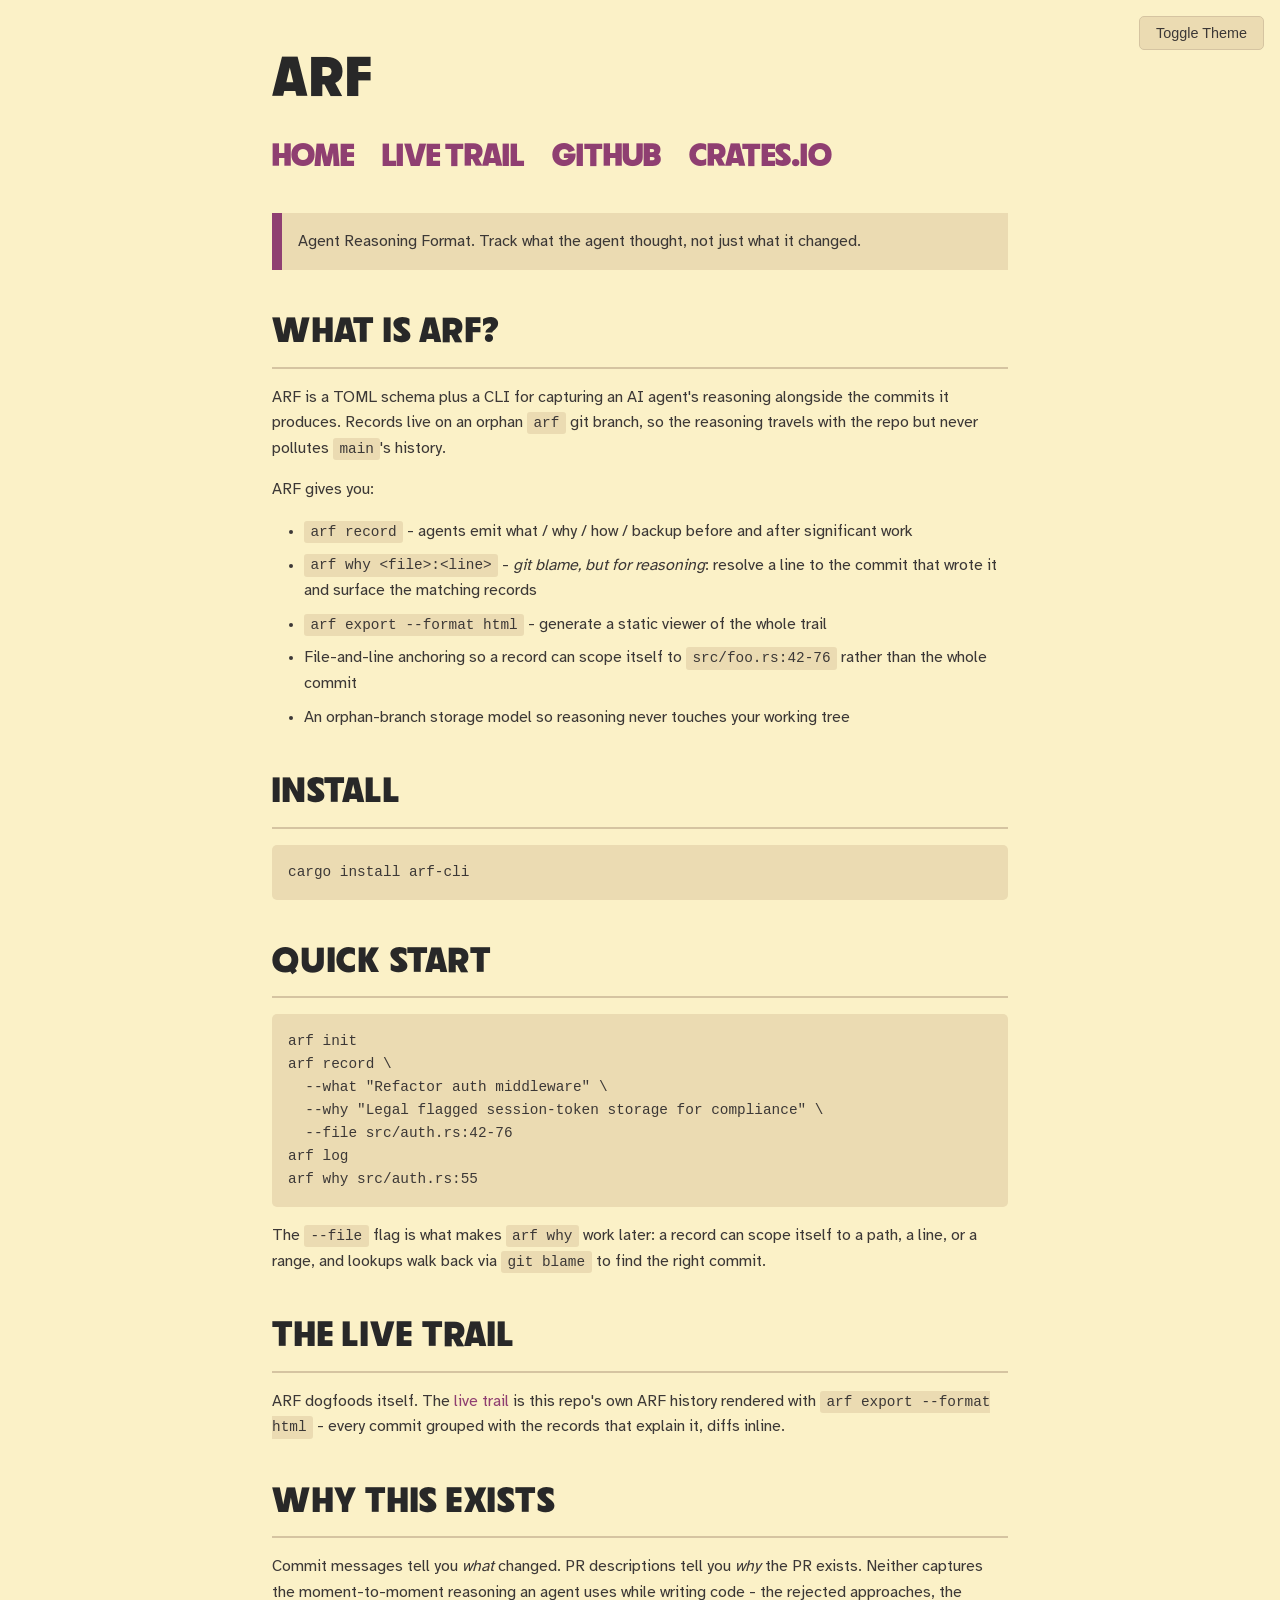
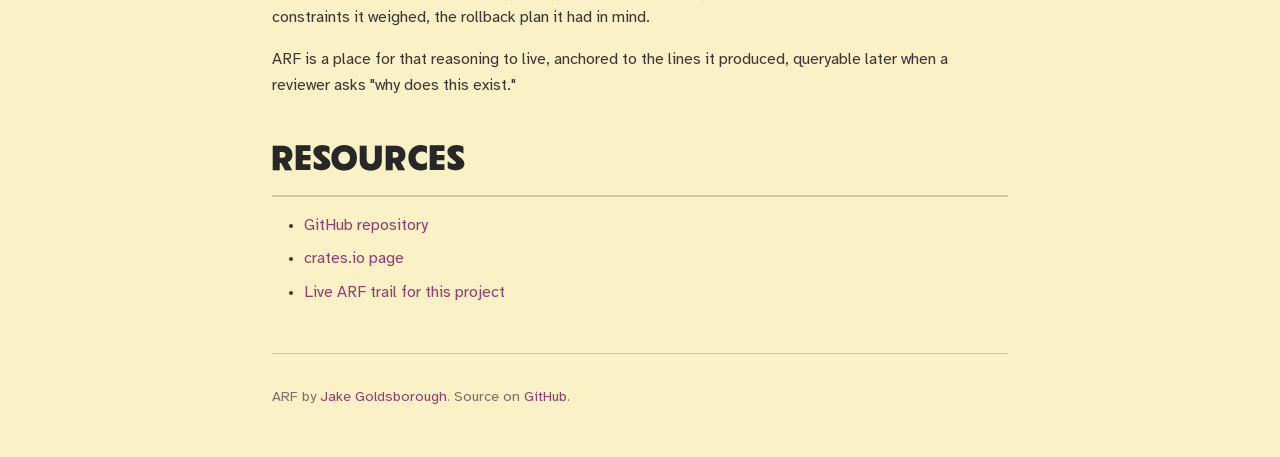
<file: docs/index.html>
<!DOCTYPE html>
<html lang="en">
<head>
  <meta charset="UTF-8">
  <meta name="viewport" content="width=device-width, initial-scale=1.0">
  <title>ARF - Agent Reasoning Format</title>
  <meta name="description" content="ARF tracks AI agent reasoning alongside git so reviewers see what the agent thought, not just what it changed. CLI installable via cargo.">
  <meta name="author" content="Jake Goldsborough">
  <link rel="canonical" href="https://ducks.github.io/arf/">
  <meta name="theme-color" content="#fbf1c7">

  <meta property="og:type" content="website">
  <meta property="og:url" content="https://ducks.github.io/arf/">
  <meta property="og:title" content="ARF - Agent Reasoning Format">
  <meta property="og:description" content="Track AI agent reasoning alongside git. See what the agent thought, not just what it changed.">
  <meta property="og:site_name" content="ARF">

  <meta name="twitter:card" content="summary">
  <meta name="twitter:title" content="ARF - Agent Reasoning Format">
  <meta name="twitter:description" content="Track AI agent reasoning alongside git. See what the agent thought, not just what it changed.">

  <style>
    @font-face {
      font-family: 'Fifties';
      src: url('fonts/VVDSFifties-ExpBold.woff2') format('woff2'),
           url('fonts/VVDSFifties-ExpBold.woff') format('woff');
      font-weight: bold;
      font-style: normal;
      font-display: swap;
    }

    @font-face {
      font-family: 'Atkinson Hyperlegible';
      src: url('fonts/Atkinson-Hyperlegible-Regular-102a.woff2') format('woff2'),
           url('fonts/Atkinson-Hyperlegible-Regular-102.woff') format('woff');
      font-weight: 400;
      font-style: normal;
      font-display: swap;
    }

    @font-face {
      font-family: 'Atkinson Hyperlegible';
      src: url('fonts/Atkinson-Hyperlegible-Bold-102a.woff2') format('woff2'),
           url('fonts/Atkinson-Hyperlegible-Bold-102.woff') format('woff');
      font-weight: 700;
      font-style: normal;
      font-display: swap;
    }

    :root {
      /* Gruvbox Light */
      --bg-color: #fbf1c7;
      --text-color: #3c3836;
      --heading-color: #282828;
      --heading-secondary: #504945;
      --border-color: #d5c4a1;
      --code-bg: #ebdbb2;
      --link-color: #8f3f71;
      --muted-color: #7c6f64;
    }

    [data-theme="dark"] {
      /* Gruvbox Dark */
      --bg-color: #282828;
      --text-color: #ebdbb2;
      --heading-color: #fbf1c7;
      --heading-secondary: #d5c4a1;
      --border-color: #504945;
      --code-bg: #3c3836;
      --link-color: #d3869b;
      --muted-color: #928374;
    }

    @media (prefers-color-scheme: dark) {
      :root:not([data-theme="light"]) {
        --bg-color: #282828;
        --text-color: #ebdbb2;
        --heading-color: #fbf1c7;
        --heading-secondary: #d5c4a1;
        --border-color: #504945;
        --code-bg: #3c3836;
        --link-color: #d3869b;
        --muted-color: #928374;
      }
    }

    * { margin: 0; padding: 0; box-sizing: border-box; }

    body {
      font-family: 'Atkinson Hyperlegible', -apple-system, BlinkMacSystemFont, "Segoe UI", Roboto, "Helvetica Neue", Arial, sans-serif;
      line-height: 1.6;
      color: var(--text-color);
      max-width: 800px;
      margin: 0 auto;
      padding: 2rem;
      background: var(--bg-color);
      transition: background-color 0.3s, color 0.3s;
    }

    h1, h2, h3 {
      font-family: 'Fifties', -apple-system, BlinkMacSystemFont, "Segoe UI", Roboto, sans-serif;
      font-weight: bold;
      text-transform: uppercase;
      letter-spacing: 0.05em;
    }

    h1 { font-size: 3.5rem; margin-bottom: 0.5rem; color: var(--heading-color); }
    h2 { font-size: 2.2rem; margin-top: 2rem; margin-bottom: 1rem; color: var(--heading-color); border-bottom: 2px solid var(--border-color); padding-bottom: 0.5rem; }
    h3 { font-size: 1.6rem; margin-top: 1.5rem; margin-bottom: 0.8rem; color: var(--heading-secondary); }

    p { margin-bottom: 1rem; }

    code {
      background: var(--code-bg);
      padding: 0.2rem 0.4rem;
      border-radius: 3px;
      font-family: "Monaco", "Courier New", monospace;
      font-size: 0.9em;
    }

    pre {
      background: var(--code-bg);
      padding: 1rem;
      border-radius: 5px;
      overflow-x: auto;
      margin-bottom: 1rem;
    }

    pre code { background: none; padding: 0; }

    ul { margin-left: 2rem; margin-bottom: 1rem; }
    ul li { margin-bottom: 0.5rem; }

    strong { color: var(--heading-color); font-weight: 600; }

    a { color: var(--link-color); text-decoration: none; }
    a:hover { text-decoration: underline; }

    footer {
      margin-top: 3rem;
      padding-top: 2rem;
      border-top: 1px solid var(--border-color);
      color: var(--muted-color);
      font-size: 0.9rem;
    }

    .theme-toggle {
      position: fixed;
      top: 1rem;
      right: 1rem;
      background: var(--code-bg);
      border: 1px solid var(--border-color);
      padding: 0.5rem 1rem;
      border-radius: 5px;
      cursor: pointer;
      font-size: 0.9rem;
      color: var(--text-color);
      transition: all 0.3s;
    }

    nav { margin-bottom: 2rem; }
    nav a {
      margin-right: 1.5rem;
      font-family: "Fifties";
      font-size: 2rem;
      text-transform: uppercase;
    }

    blockquote {
      background: var(--code-bg);
      border-left: 10px solid var(--link-color);
      padding: 1rem;
    }
  </style>
</head>
<body>
  <button class="theme-toggle" id="themeToggle">Toggle Theme</button>

  <header>
    <h1>ARF</h1>
    <nav>
      <a href="/arf/">Home</a>
      <a href="/arf/trail/">Live trail</a>
      <a href="https://github.com/ducks/arf">GitHub</a>
      <a href="https://crates.io/crates/arf-cli">crates.io</a>
    </nav>
  </header>

  <main>
    <blockquote>
      Agent Reasoning Format. Track what the agent thought, not just what it changed.
    </blockquote>

    <section>
      <h2>What is ARF?</h2>
      <p>ARF is a TOML schema plus a CLI for capturing an AI agent's reasoning alongside the commits it produces. Records live on an orphan <code>arf</code> git branch, so the reasoning travels with the repo but never pollutes <code>main</code>'s history.</p>

      <p>ARF gives you:</p>
      <ul>
        <li><code>arf record</code> - agents emit what / why / how / backup before and after significant work</li>
        <li><code>arf why &lt;file&gt;:&lt;line&gt;</code> - <em>git blame, but for reasoning</em>: resolve a line to the commit that wrote it and surface the matching records</li>
        <li><code>arf export --format html</code> - generate a static viewer of the whole trail</li>
        <li>File-and-line anchoring so a record can scope itself to <code>src/foo.rs:42-76</code> rather than the whole commit</li>
        <li>An orphan-branch storage model so reasoning never touches your working tree</li>
      </ul>
    </section>

    <section>
      <h2>Install</h2>
      <pre><code>cargo install arf-cli</code></pre>
    </section>

    <section>
      <h2>Quick start</h2>
      <pre><code>arf init
arf record \
  --what "Refactor auth middleware" \
  --why "Legal flagged session-token storage for compliance" \
  --file src/auth.rs:42-76
arf log
arf why src/auth.rs:55</code></pre>
      <p>The <code>--file</code> flag is what makes <code>arf why</code> work later: a record can scope itself to a path, a line, or a range, and lookups walk back via <code>git blame</code> to find the right commit.</p>
    </section>

    <section>
      <h2>The live trail</h2>
      <p>ARF dogfoods itself. The <a href="/arf/trail/">live trail</a> is this repo's own ARF history rendered with <code>arf export --format html</code> - every commit grouped with the records that explain it, diffs inline.</p>
    </section>

    <section>
      <h2>Why this exists</h2>
      <p>Commit messages tell you <em>what</em> changed. PR descriptions tell you <em>why</em> the PR exists. Neither captures the moment-to-moment reasoning an agent uses while writing code - the rejected approaches, the constraints it weighed, the rollback plan it had in mind.</p>
      <p>ARF is a place for that reasoning to live, anchored to the lines it produced, queryable later when a reviewer asks "why does this exist."</p>
    </section>

    <section>
      <h2>Resources</h2>
      <ul>
        <li><a href="https://github.com/ducks/arf">GitHub repository</a></li>
        <li><a href="https://crates.io/crates/arf-cli">crates.io page</a></li>
        <li><a href="/arf/trail/">Live ARF trail for this project</a></li>
      </ul>
    </section>
  </main>

  <footer>
    <p>ARF by <a href="https://jakegoldsborough.com">Jake Goldsborough</a>. Source on <a href="https://github.com/ducks/arf">GitHub</a>.</p>
  </footer>

  <script>
    const themeToggle = document.getElementById('themeToggle');
    const html = document.documentElement;

    const savedTheme = localStorage.getItem('theme');
    if (savedTheme) {
      html.setAttribute('data-theme', savedTheme);
    }

    themeToggle.addEventListener('click', () => {
      const currentTheme = html.getAttribute('data-theme');
      const newTheme = currentTheme === 'dark' ? 'light' : 'dark';
      html.setAttribute('data-theme', newTheme);
      localStorage.setItem('theme', newTheme);
    });
  </script>
</body>
</html>
</file>
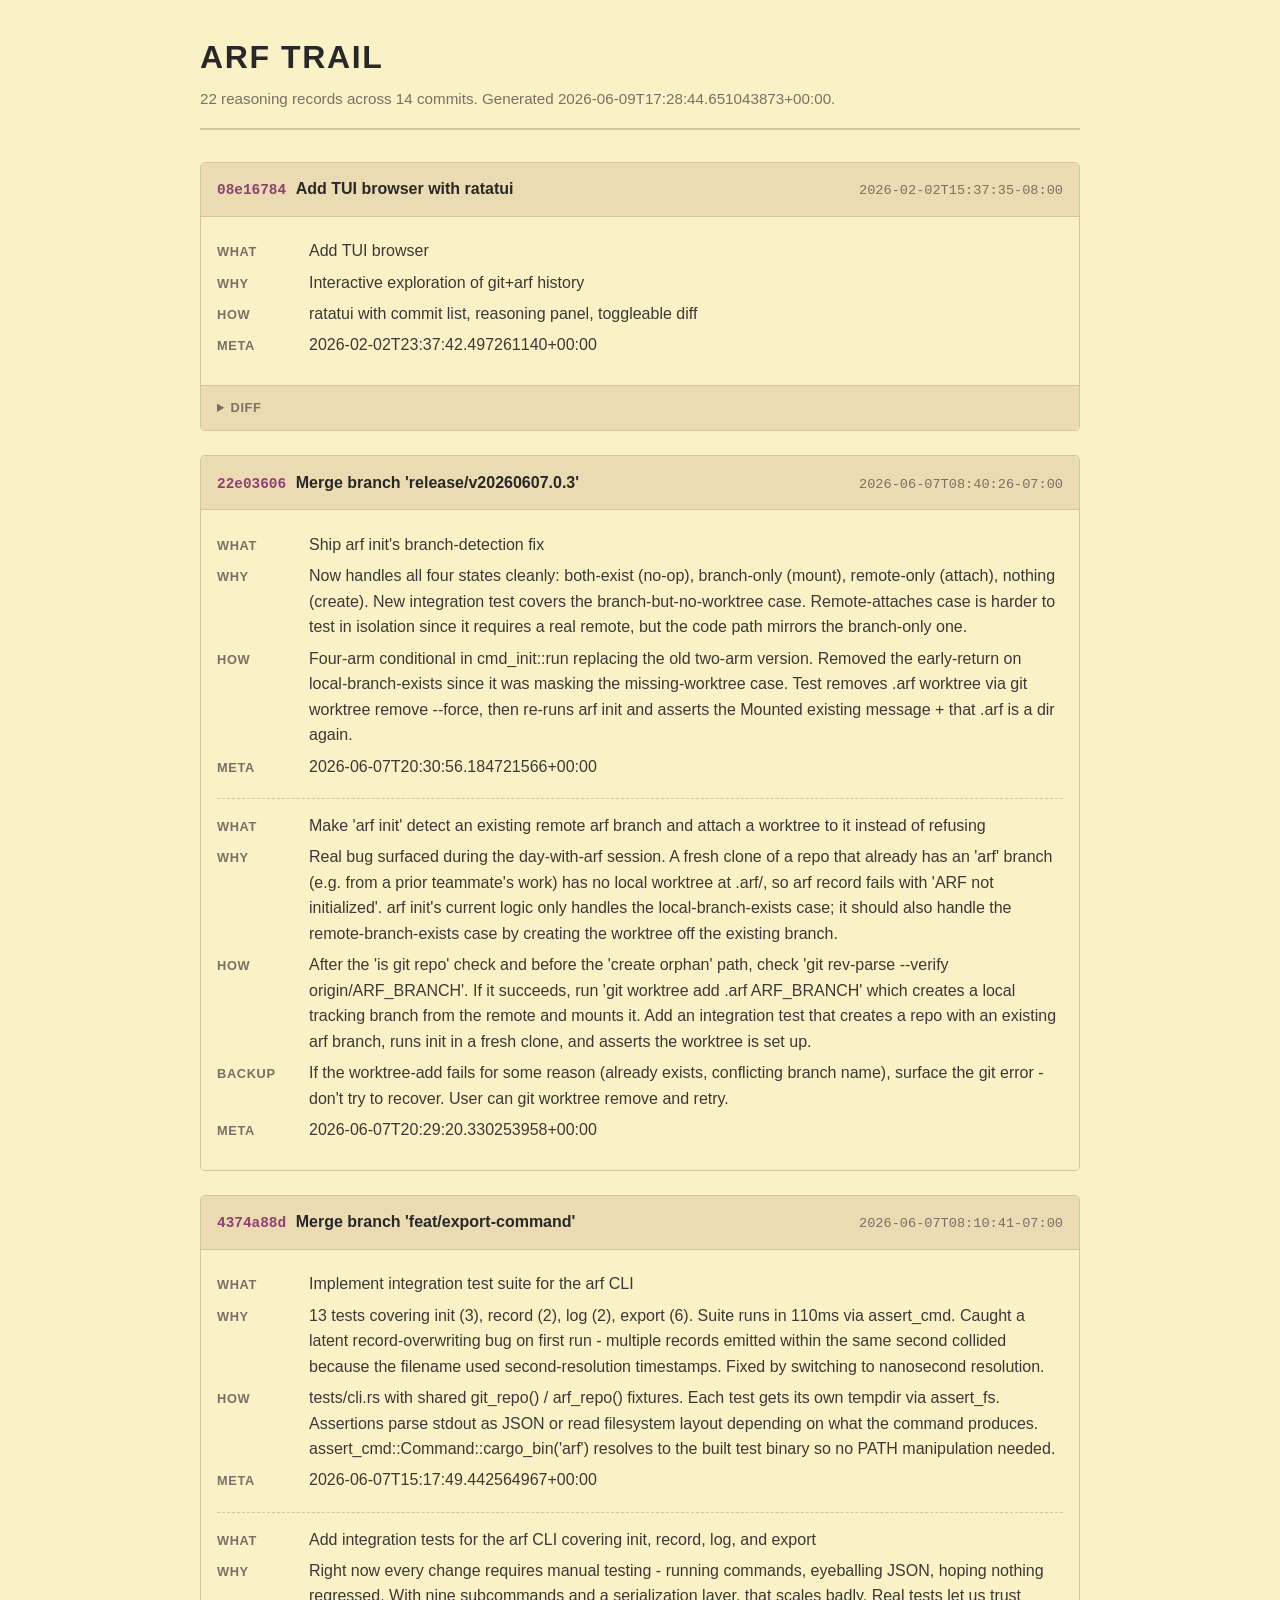
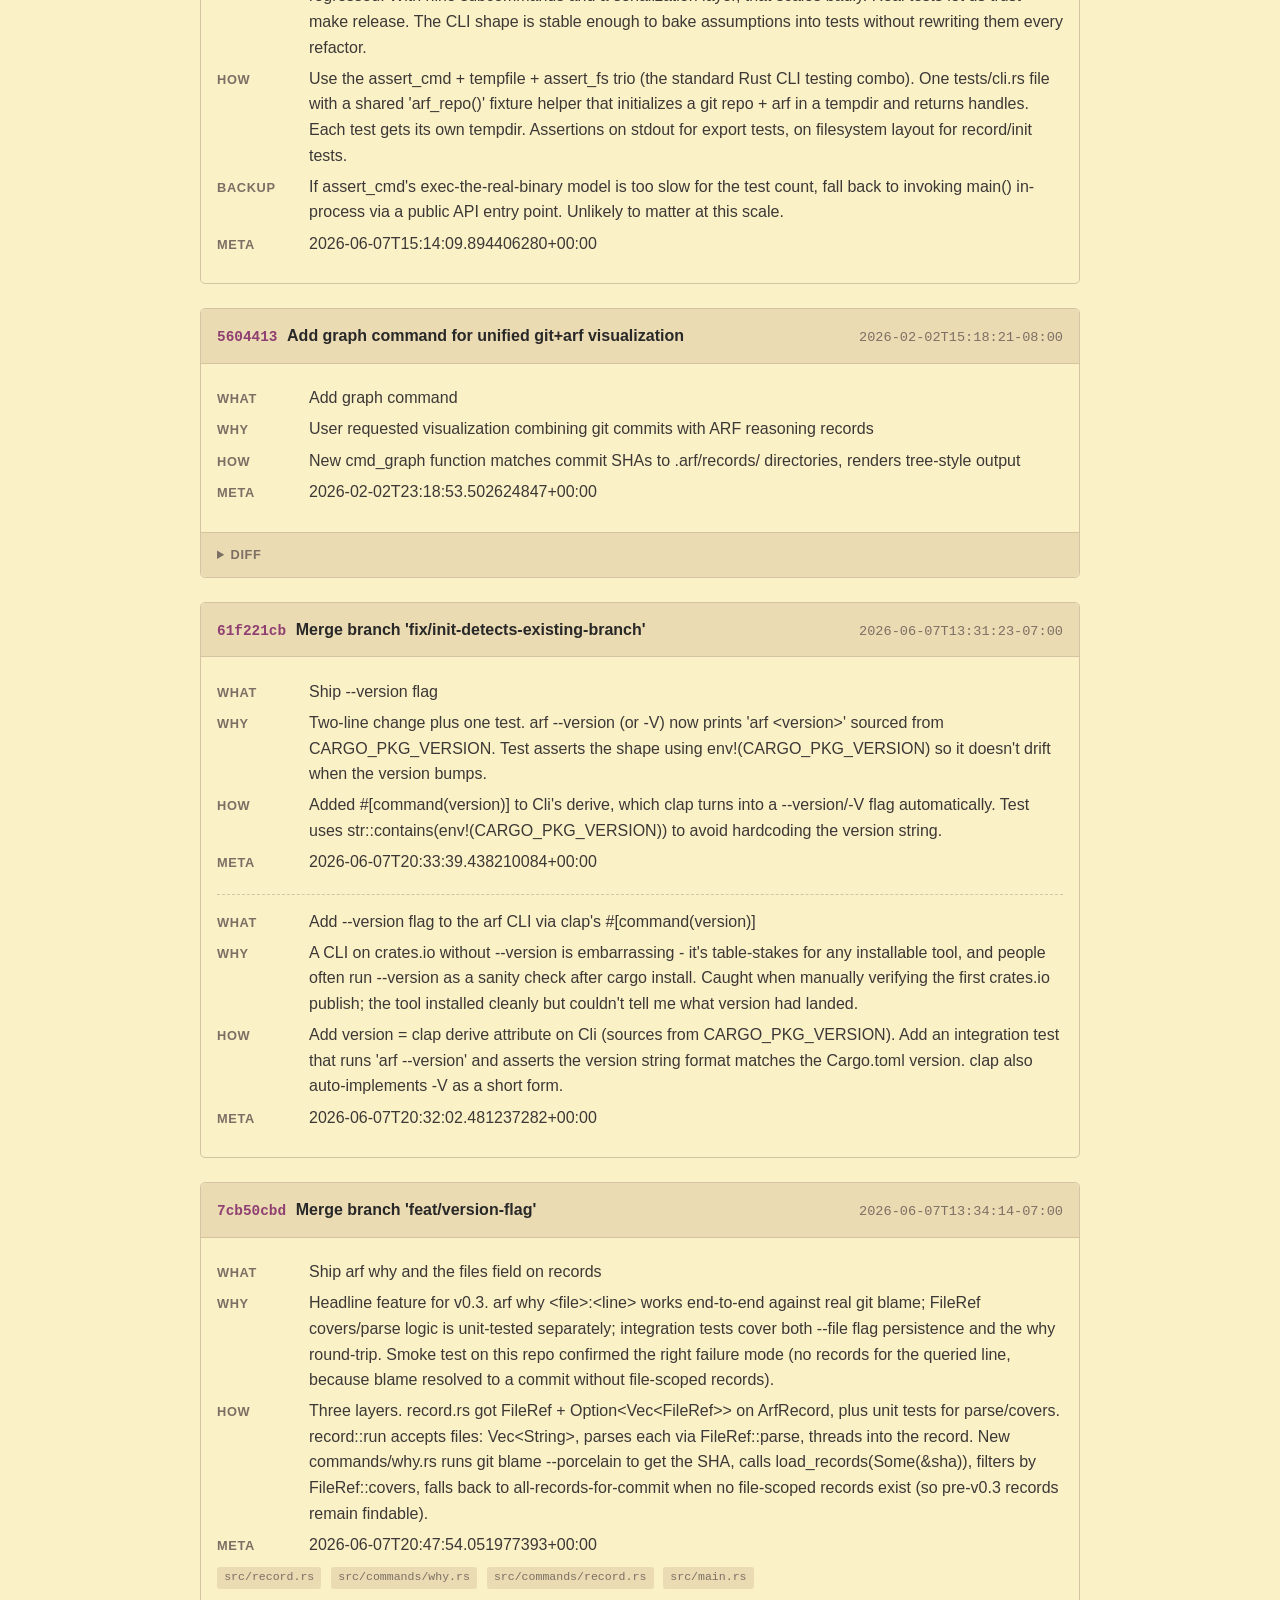
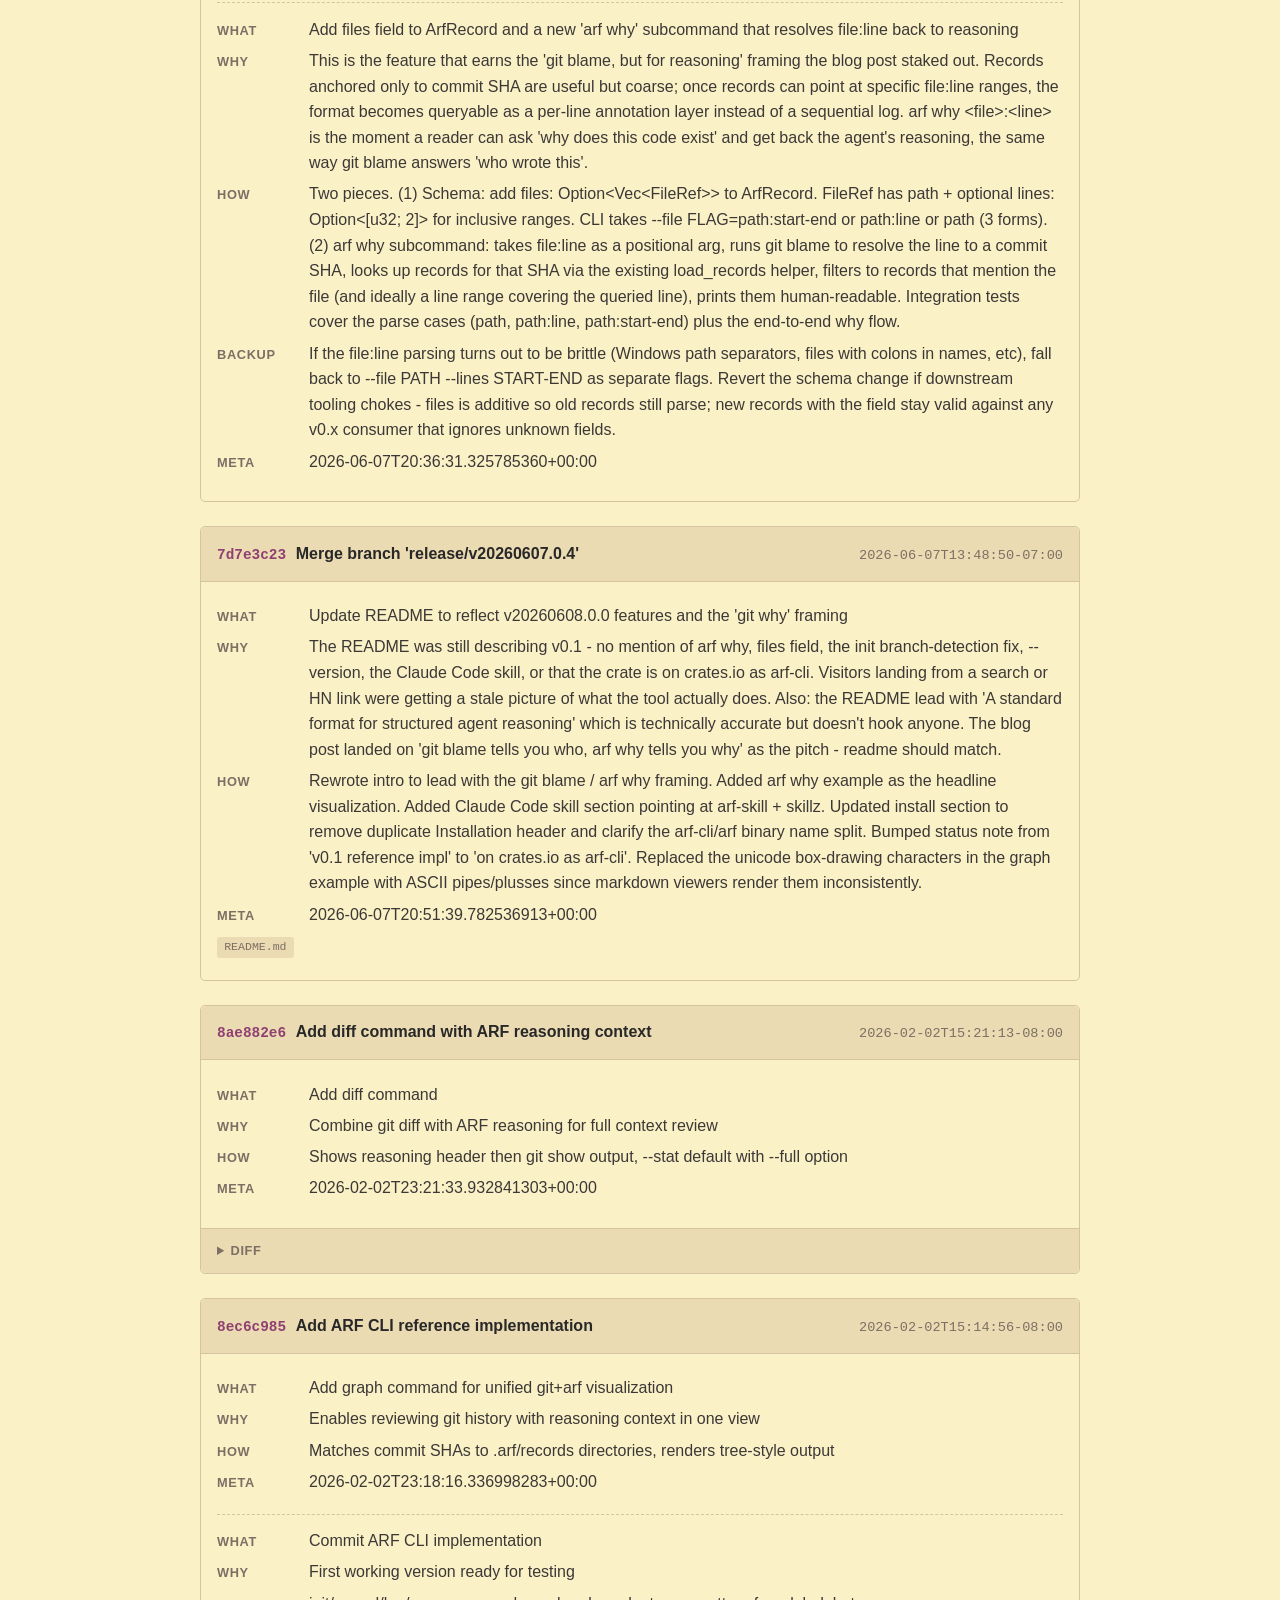
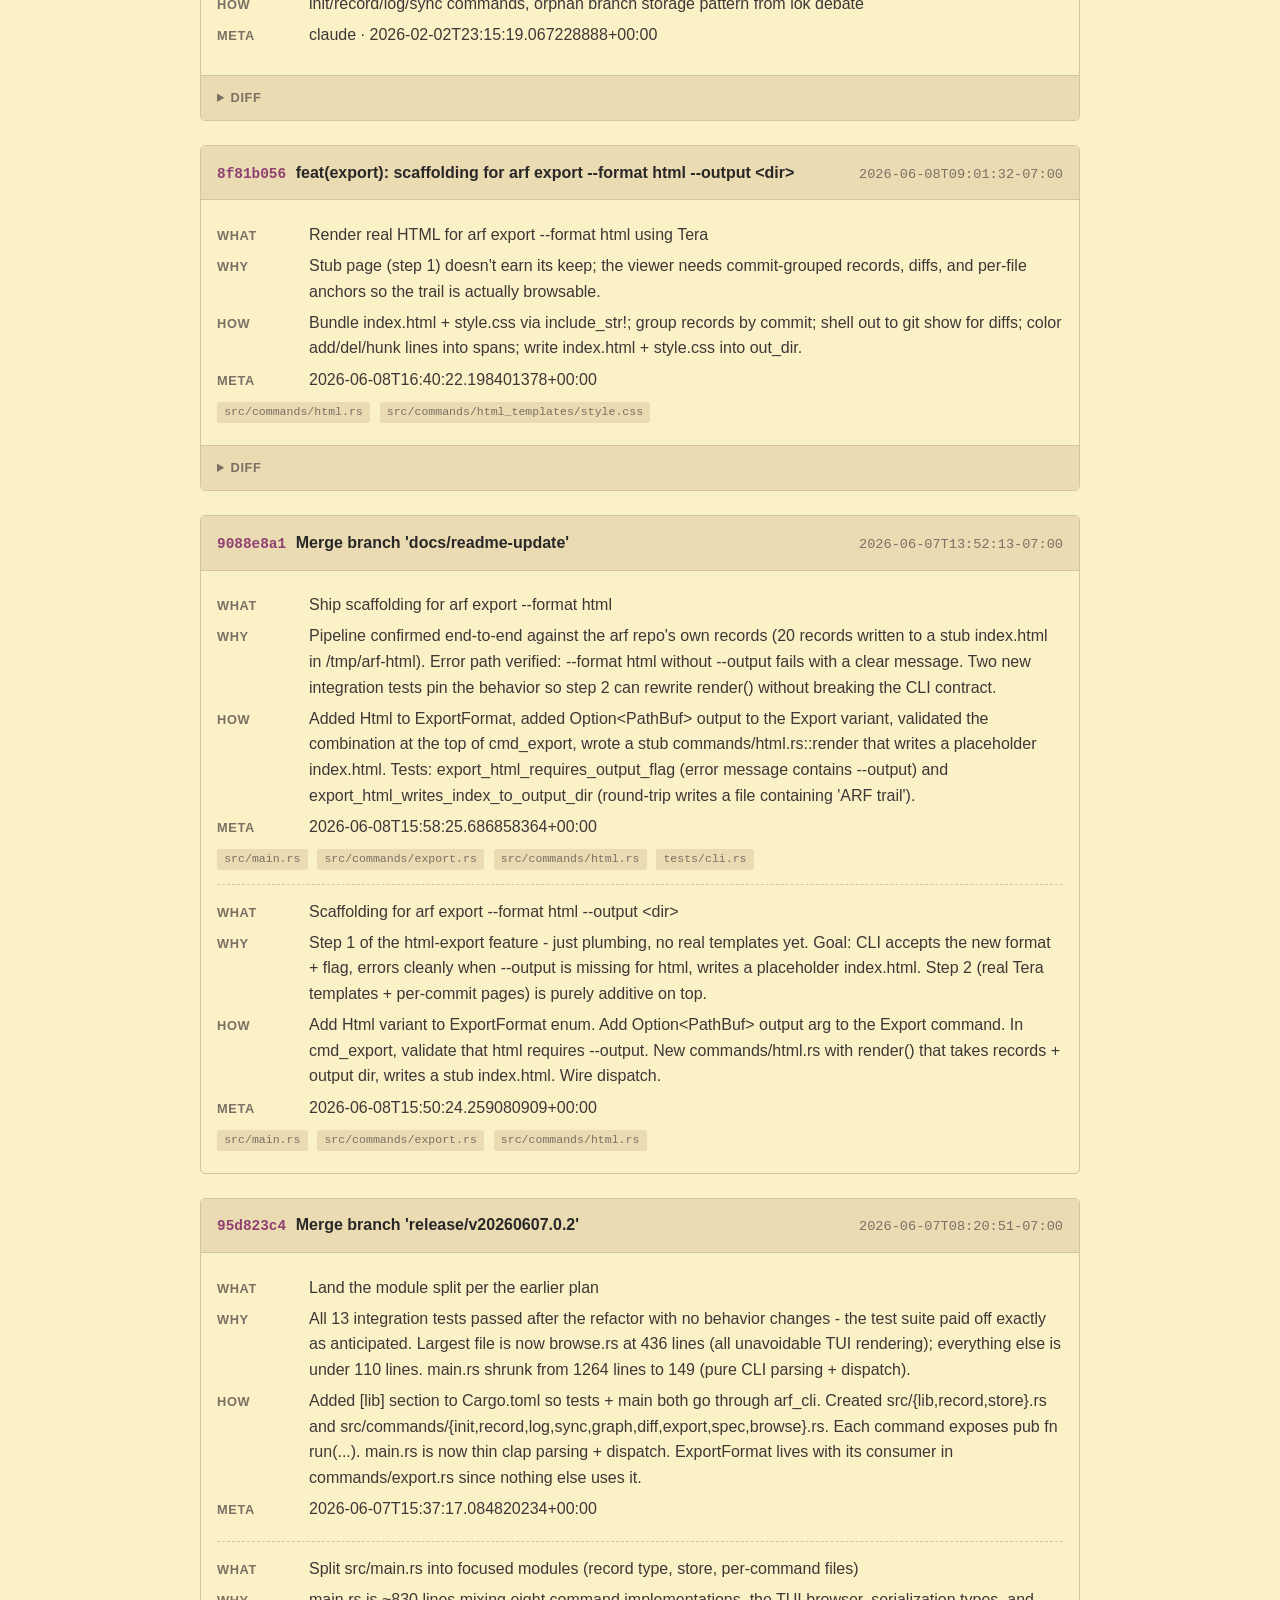
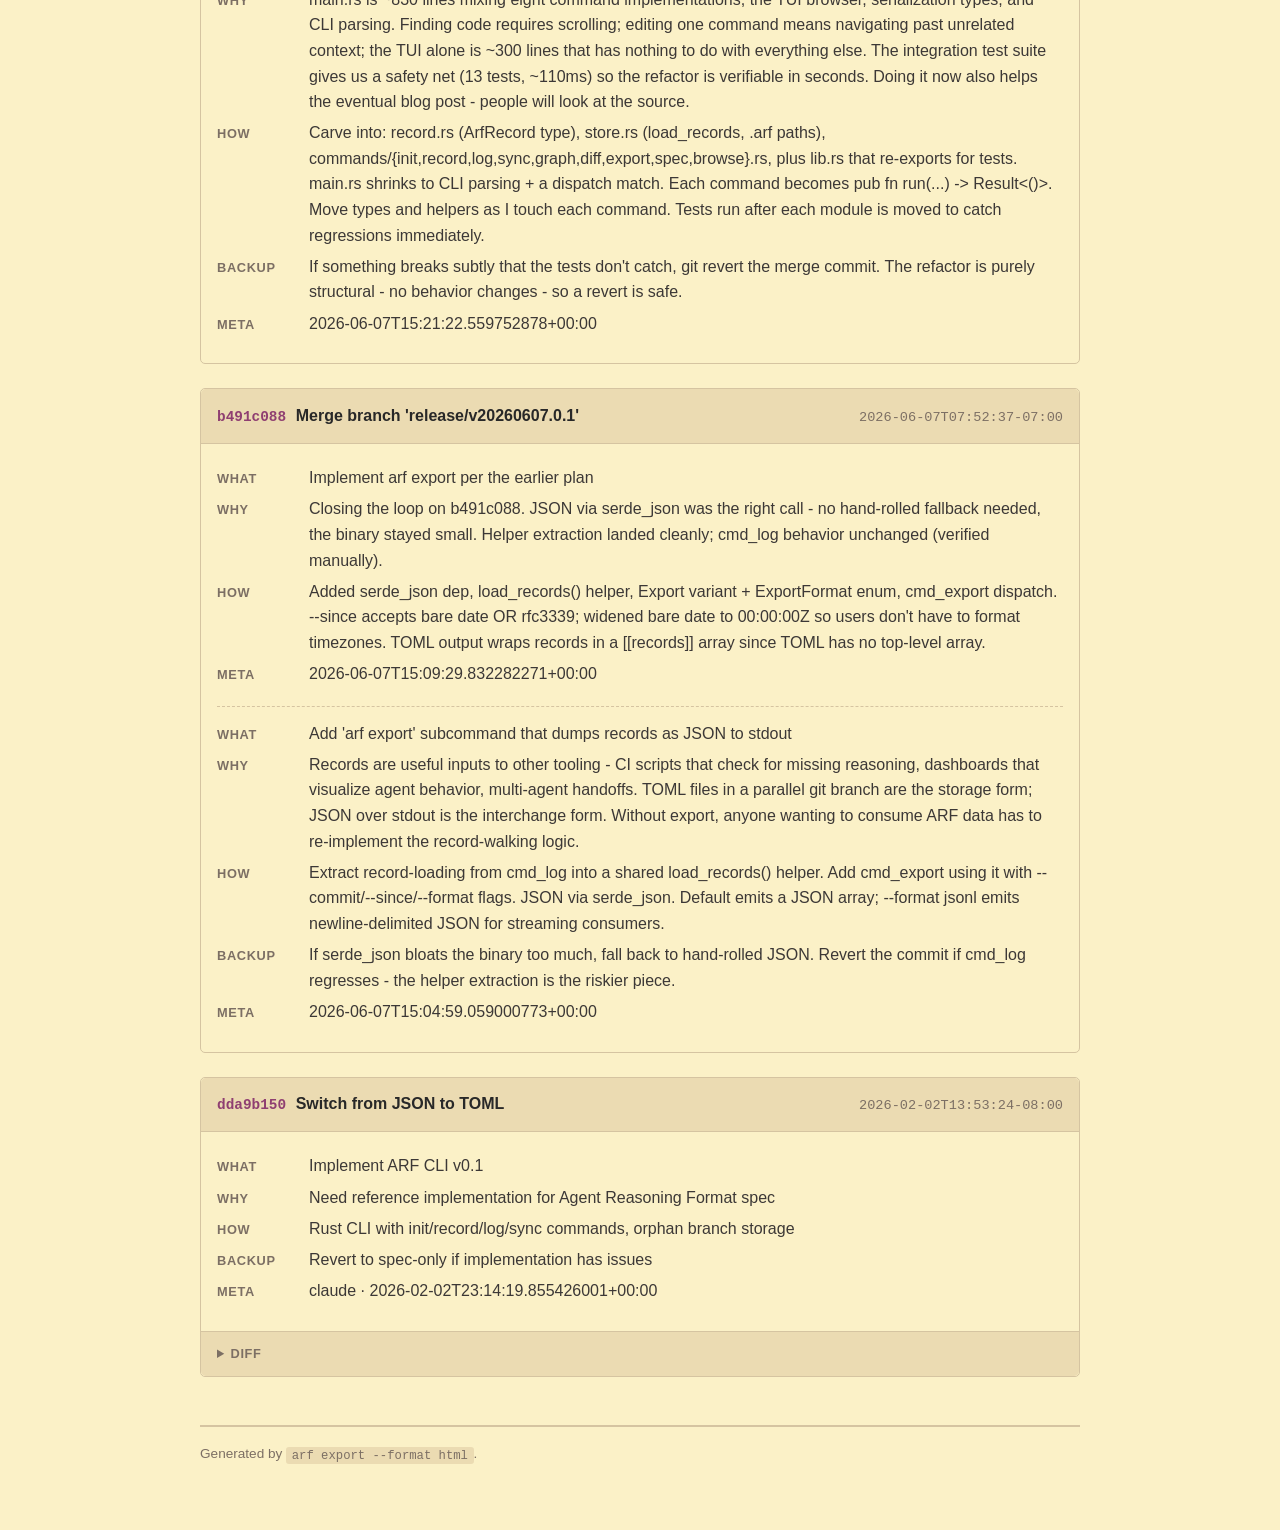
<file: docs/trail/index.html>
<!DOCTYPE html>
<html lang="en">
<head>
  <meta charset="utf-8">
  <meta name="viewport" content="width=device-width, initial-scale=1">
  <title>ARF trail</title>
  <link rel="stylesheet" href="style.css">
</head>
<body>
  <header class="site">
    <h1><a href="../">ARF</a> trail</h1>
    <p class="lede">22 reasoning records across 14 commits. Generated 2026-06-09T17:28:44.651043873+00:00.</p>
  </header>

  <main>
  
    <article class="commit" id="commit-08e1678482a552351ef00bf3e0cbdbdc48eabd69">
      <header class="commit-header">
        <span class="sha">08e16784</span>
        <span class="commit-message">Add TUI browser with ratatui</span>
        <span class="timestamp">2026-02-02T15:37:35-08:00</span>
      </header>

      <div class="records">
        
          
            <div class="record">
              <div class="field"><span class="label">What</span><span class="value">Add TUI browser</span></div>
              <div class="field"><span class="label">Why</span><span class="value">Interactive exploration of git+arf history</span></div>
              <div class="field"><span class="label">How</span><span class="value">ratatui with commit list, reasoning panel, toggleable diff</span></div>
              
              
              
              <div class="field"><span class="label">Meta</span><span class="value">2026-02-02T23:37:42.497261140+00:00</span></div>
              
              
            </div>
          
        
      </div>

      
      <div class="diff">
        <details>
          <summary>diff</summary>
          <pre>diff --git a/Cargo.lock b/Cargo.lock
index 73b5786..26c46b2 100644
--- a/Cargo.lock
+++ b/Cargo.lock
<span class="hunk">@@ -2,6 +2,12 @@</span>
 # It is not intended for manual editing.
 version = 4
 
<span class="add">+[[package]]</span>
<span class="add">+name = &quot;allocator-api2&quot;</span>
<span class="add">+version = &quot;0.2.21&quot;</span>
<span class="add">+source = &quot;registry+https://github.com/rust-lang/crates.io-index&quot;</span>
<span class="add">+checksum = &quot;683d7910e743518b0e34f1186f92494becacb047c7b6bf616c96772180fef923&quot;</span>
<span class="add">+</span>
 [[package]]
 name = &quot;android_system_properties&quot;
 version = &quot;0.1.5&quot;
<span class="hunk">@@ -47,7 +53,7 @@ version = &quot;1.1.5&quot;</span>
 source = &quot;registry+https://github.com/rust-lang/crates.io-index&quot;
 checksum = &quot;40c48f72fd53cd289104fc64099abca73db4166ad86ea0b4341abe65af83dadc&quot;
 dependencies = [
<span class="del">- &quot;windows-sys&quot;,</span>
<span class="add">+ &quot;windows-sys 0.61.2&quot;,</span>
 ]
 
 [[package]]
<span class="hunk">@@ -58,7 +64,7 @@ checksum = &quot;291e6a250ff86cd4a820112fb8898808a366d8f9f58ce16d1f538353ad55747d&quot;</span>
 dependencies = [
  &quot;anstyle&quot;,
  &quot;once_cell_polyfill&quot;,
<span class="del">- &quot;windows-sys&quot;,</span>
<span class="add">+ &quot;windows-sys 0.61.2&quot;,</span>
 ]
 
 [[package]]
<span class="hunk">@@ -74,6 +80,8 @@ dependencies = [</span>
  &quot;anyhow&quot;,
  &quot;chrono&quot;,
  &quot;clap&quot;,
<span class="add">+ &quot;crossterm&quot;,</span>
<span class="add">+ &quot;ratatui&quot;,</span>
  &quot;serde&quot;,
  &quot;toml&quot;,
 ]
<span class="hunk">@@ -84,12 +92,33 @@ version = &quot;1.5.0&quot;</span>
 source = &quot;registry+https://github.com/rust-lang/crates.io-index&quot;
 checksum = &quot;c08606f8c3cbf4ce6ec8e28fb0014a2c086708fe954eaa885384a6165172e7e8&quot;
 
<span class="add">+[[package]]</span>
<span class="add">+name = &quot;bitflags&quot;</span>
<span class="add">+version = &quot;2.10.0&quot;</span>
<span class="add">+source = &quot;registry+https://github.com/rust-lang/crates.io-index&quot;</span>
<span class="add">+checksum = &quot;812e12b5285cc515a9c72a5c1d3b6d46a19dac5acfef5265968c166106e31dd3&quot;</span>
<span class="add">+</span>
 [[package]]
 name = &quot;bumpalo&quot;
 version = &quot;3.19.1&quot;
 source = &quot;registry+https://github.com/rust-lang/crates.io-index&quot;
 checksum = &quot;5dd9dc738b7a8311c7ade152424974d8115f2cdad61e8dab8dac9f2362298510&quot;
 
<span class="add">+[[package]]</span>
<span class="add">+name = &quot;cassowary&quot;</span>
<span class="add">+version = &quot;0.3.0&quot;</span>
<span class="add">+source = &quot;registry+https://github.com/rust-lang/crates.io-index&quot;</span>
<span class="add">+checksum = &quot;df8670b8c7b9dae1793364eafadf7239c40d669904660c5960d74cfd80b46a53&quot;</span>
<span class="add">+</span>
<span class="add">+[[package]]</span>
<span class="add">+name = &quot;castaway&quot;</span>
<span class="add">+version = &quot;0.2.4&quot;</span>
<span class="add">+source = &quot;registry+https://github.com/rust-lang/crates.io-index&quot;</span>
<span class="add">+checksum = &quot;dec551ab6e7578819132c713a93c022a05d60159dc86e7a7050223577484c55a&quot;</span>
<span class="add">+dependencies = [</span>
<span class="add">+ &quot;rustversion&quot;,</span>
<span class="add">+]</span>
<span class="add">+</span>
 [[package]]
 name = &quot;cc&quot;
 version = &quot;1.2.55&quot;
<span class="hunk">@@ -166,24 +195,130 @@ version = &quot;1.0.4&quot;</span>
 source = &quot;registry+https://github.com/rust-lang/crates.io-index&quot;
 checksum = &quot;b05b61dc5112cbb17e4b6cd61790d9845d13888356391624cbe7e41efeac1e75&quot;
 
<span class="add">+[[package]]</span>
<span class="add">+name = &quot;compact_str&quot;</span>
<span class="add">+version = &quot;0.8.1&quot;</span>
<span class="add">+source = &quot;registry+https://github.com/rust-lang/crates.io-index&quot;</span>
<span class="add">+checksum = &quot;3b79c4069c6cad78e2e0cdfcbd26275770669fb39fd308a752dc110e83b9af32&quot;</span>
<span class="add">+dependencies = [</span>
<span class="add">+ &quot;castaway&quot;,</span>
<span class="add">+ &quot;cfg-if&quot;,</span>
<span class="add">+ &quot;itoa&quot;,</span>
<span class="add">+ &quot;rustversion&quot;,</span>
<span class="add">+ &quot;ryu&quot;,</span>
<span class="add">+ &quot;static_assertions&quot;,</span>
<span class="add">+]</span>
<span class="add">+</span>
 [[package]]
 name = &quot;core-foundation-sys&quot;
 version = &quot;0.8.7&quot;
 source = &quot;registry+https://github.com/rust-lang/crates.io-index&quot;
 checksum = &quot;773648b94d0e5d620f64f280777445740e61fe701025087ec8b57f45c791888b&quot;
 
<span class="add">+[[package]]</span>
<span class="add">+name = &quot;crossterm&quot;</span>
<span class="add">+version = &quot;0.28.1&quot;</span>
<span class="add">+source = &quot;registry+https://github.com/rust-lang/crates.io-index&quot;</span>
<span class="add">+checksum = &quot;829d955a0bb380ef178a640b91779e3987da38c9aea133b20614cfed8cdea9c6&quot;</span>
<span class="add">+dependencies = [</span>
<span class="add">+ &quot;bitflags&quot;,</span>
<span class="add">+ &quot;crossterm_winapi&quot;,</span>
<span class="add">+ &quot;mio&quot;,</span>
<span class="add">+ &quot;parking_lot&quot;,</span>
<span class="add">+ &quot;rustix&quot;,</span>
<span class="add">+ &quot;signal-hook&quot;,</span>
<span class="add">+ &quot;signal-hook-mio&quot;,</span>
<span class="add">+ &quot;winapi&quot;,</span>
<span class="add">+]</span>
<span class="add">+</span>
<span class="add">+[[package]]</span>
<span class="add">+name = &quot;crossterm_winapi&quot;</span>
<span class="add">+version = &quot;0.9.1&quot;</span>
<span class="add">+source = &quot;registry+https://github.com/rust-lang/crates.io-index&quot;</span>
<span class="add">+checksum = &quot;acdd7c62a3665c7f6830a51635d9ac9b23ed385797f70a83bb8bafe9c572ab2b&quot;</span>
<span class="add">+dependencies = [</span>
<span class="add">+ &quot;winapi&quot;,</span>
<span class="add">+]</span>
<span class="add">+</span>
<span class="add">+[[package]]</span>
<span class="add">+name = &quot;darling&quot;</span>
<span class="add">+version = &quot;0.23.0&quot;</span>
<span class="add">+source = &quot;registry+https://github.com/rust-lang/crates.io-index&quot;</span>
<span class="add">+checksum = &quot;25ae13da2f202d56bd7f91c25fba009e7717a1e4a1cc98a76d844b65ae912e9d&quot;</span>
<span class="add">+dependencies = [</span>
<span class="add">+ &quot;darling_core&quot;,</span>
<span class="add">+ &quot;darling_macro&quot;,</span>
<span class="add">+]</span>
<span class="add">+</span>
<span class="add">+[[package]]</span>
<span class="add">+name = &quot;darling_core&quot;</span>
<span class="add">+version = &quot;0.23.0&quot;</span>
<span class="add">+source = &quot;registry+https://github.com/rust-lang/crates.io-index&quot;</span>
<span class="add">+checksum = &quot;9865a50f7c335f53564bb694ef660825eb8610e0a53d3e11bf1b0d3df31e03b0&quot;</span>
<span class="add">+dependencies = [</span>
<span class="add">+ &quot;ident_case&quot;,</span>
<span class="add">+ &quot;proc-macro2&quot;,</span>
<span class="add">+ &quot;quote&quot;,</span>
<span class="add">+ &quot;strsim&quot;,</span>
<span class="add">+ &quot;syn&quot;,</span>
<span class="add">+]</span>
<span class="add">+</span>
<span class="add">+[[package]]</span>
<span class="add">+name = &quot;darling_macro&quot;</span>
<span class="add">+version = &quot;0.23.0&quot;</span>
<span class="add">+source = &quot;registry+https://github.com/rust-lang/crates.io-index&quot;</span>
<span class="add">+checksum = &quot;ac3984ec7bd6cfa798e62b4a642426a5be0e68f9401cfc2a01e3fa9ea2fcdb8d&quot;</span>
<span class="add">+dependencies = [</span>
<span class="add">+ &quot;darling_core&quot;,</span>
<span class="add">+ &quot;quote&quot;,</span>
<span class="add">+ &quot;syn&quot;,</span>
<span class="add">+]</span>
<span class="add">+</span>
<span class="add">+[[package]]</span>
<span class="add">+name = &quot;either&quot;</span>
<span class="add">+version = &quot;1.15.0&quot;</span>
<span class="add">+source = &quot;registry+https://github.com/rust-lang/crates.io-index&quot;</span>
<span class="add">+checksum = &quot;48c757948c5ede0e46177b7add2e67155f70e33c07fea8284df6576da70b3719&quot;</span>
<span class="add">+</span>
 [[package]]
 name = &quot;equivalent&quot;
 version = &quot;1.0.2&quot;
 source = &quot;registry+https://github.com/rust-lang/crates.io-index&quot;
 checksum = &quot;877a4ace8713b0bcf2a4e7eec82529c029f1d0619886d18145fea96c3ffe5c0f&quot;
 
<span class="add">+[[package]]</span>
<span class="add">+name = &quot;errno&quot;</span>
<span class="add">+version = &quot;0.3.14&quot;</span>
<span class="add">+source = &quot;registry+https://github.com/rust-lang/crates.io-index&quot;</span>
<span class="add">+checksum = &quot;39cab71617ae0d63f51a36d69f866391735b51691dbda63cf6f96d042b63efeb&quot;</span>
<span class="add">+dependencies = [</span>
<span class="add">+ &quot;libc&quot;,</span>
<span class="add">+ &quot;windows-sys 0.61.2&quot;,</span>
<span class="add">+]</span>
<span class="add">+</span>
 [[package]]
 name = &quot;find-msvc-tools&quot;
 version = &quot;0.1.9&quot;
 source = &quot;registry+https://github.com/rust-lang/crates.io-index&quot;
 checksum = &quot;5baebc0774151f905a1a2cc41989300b1e6fbb29aff0ceffa1064fdd3088d582&quot;
 
<span class="add">+[[package]]</span>
<span class="add">+name = &quot;foldhash&quot;</span>
<span class="add">+version = &quot;0.1.5&quot;</span>
<span class="add">+source = &quot;registry+https://github.com/rust-lang/crates.io-index&quot;</span>
<span class="add">+checksum = &quot;d9c4f5dac5e15c24eb999c26181a6ca40b39fe946cbe4c263c7209467bc83af2&quot;</span>
<span class="add">+</span>
<span class="add">+[[package]]</span>
<span class="add">+name = &quot;hashbrown&quot;</span>
<span class="add">+version = &quot;0.15.5&quot;</span>
<span class="add">+source = &quot;registry+https://github.com/rust-lang/crates.io-index&quot;</span>
<span class="add">+checksum = &quot;9229cfe53dfd69f0609a49f65461bd93001ea1ef889cd5529dd176593f5338a1&quot;</span>
<span class="add">+dependencies = [</span>
<span class="add">+ &quot;allocator-api2&quot;,</span>
<span class="add">+ &quot;equivalent&quot;,</span>
<span class="add">+ &quot;foldhash&quot;,</span>
<span class="add">+]</span>
<span class="add">+</span>
 [[package]]
 name = &quot;hashbrown&quot;
 version = &quot;0.16.1&quot;
<span class="hunk">@@ -220,6 +355,12 @@ dependencies = [</span>
  &quot;cc&quot;,
 ]
 
<span class="add">+[[package]]</span>
<span class="add">+name = &quot;ident_case&quot;</span>
<span class="add">+version = &quot;1.0.1&quot;</span>
<span class="add">+source = &quot;registry+https://github.com/rust-lang/crates.io-index&quot;</span>
<span class="add">+checksum = &quot;b9e0384b61958566e926dc50660321d12159025e767c18e043daf26b70104c39&quot;</span>
<span class="add">+</span>
 [[package]]
 name = &quot;indexmap&quot;
 version = &quot;2.13.0&quot;
<span class="hunk">@@ -227,7 +368,29 @@ source = &quot;registry+https://github.com/rust-lang/crates.io-index&quot;</span>
 checksum = &quot;7714e70437a7dc3ac8eb7e6f8df75fd8eb422675fc7678aff7364301092b1017&quot;
 dependencies = [
  &quot;equivalent&quot;,
<span class="del">- &quot;hashbrown&quot;,</span>
<span class="add">+ &quot;hashbrown 0.16.1&quot;,</span>
<span class="add">+]</span>
<span class="add">+</span>
<span class="add">+[[package]]</span>
<span class="add">+name = &quot;indoc&quot;</span>
<span class="add">+version = &quot;2.0.7&quot;</span>
<span class="add">+source = &quot;registry+https://github.com/rust-lang/crates.io-index&quot;</span>
<span class="add">+checksum = &quot;79cf5c93f93228cf8efb3ba362535fb11199ac548a09ce117c9b1adc3030d706&quot;</span>
<span class="add">+dependencies = [</span>
<span class="add">+ &quot;rustversion&quot;,</span>
<span class="add">+]</span>
<span class="add">+</span>
<span class="add">+[[package]]</span>
<span class="add">+name = &quot;instability&quot;</span>
<span class="add">+version = &quot;0.3.11&quot;</span>
<span class="add">+source = &quot;registry+https://github.com/rust-lang/crates.io-index&quot;</span>
<span class="add">+checksum = &quot;357b7205c6cd18dd2c86ed312d1e70add149aea98e7ef72b9fdf0270e555c11d&quot;</span>
<span class="add">+dependencies = [</span>
<span class="add">+ &quot;darling&quot;,</span>
<span class="add">+ &quot;indoc&quot;,</span>
<span class="add">+ &quot;proc-macro2&quot;,</span>
<span class="add">+ &quot;quote&quot;,</span>
<span class="add">+ &quot;syn&quot;,</span>
 ]
 
 [[package]]
<span class="hunk">@@ -236,6 +399,21 @@ version = &quot;1.70.2&quot;</span>
 source = &quot;registry+https://github.com/rust-lang/crates.io-index&quot;
 checksum = &quot;a6cb138bb79a146c1bd460005623e142ef0181e3d0219cb493e02f7d08a35695&quot;
 
<span class="add">+[[package]]</span>
<span class="add">+name = &quot;itertools&quot;</span>
<span class="add">+version = &quot;0.13.0&quot;</span>
<span class="add">+source = &quot;registry+https://github.com/rust-lang/crates.io-index&quot;</span>
<span class="add">+checksum = &quot;413ee7dfc52ee1a4949ceeb7dbc8a33f2d6c088194d9f922fb8318faf1f01186&quot;</span>
<span class="add">+dependencies = [</span>
<span class="add">+ &quot;either&quot;,</span>
<span class="add">+]</span>
<span class="add">+</span>
<span class="add">+[[package]]</span>
<span class="add">+name = &quot;itoa&quot;</span>
<span class="add">+version = &quot;1.0.17&quot;</span>
<span class="add">+source = &quot;registry+https://github.com/rust-lang/crates.io-index&quot;</span>
<span class="add">+checksum = &quot;92ecc6618181def0457392ccd0ee51198e065e016d1d527a7ac1b6dc7c1f09d2&quot;</span>
<span class="add">+</span>
 [[package]]
 name = &quot;js-sys&quot;
 version = &quot;0.3.85&quot;
<span class="hunk">@@ -252,18 +430,54 @@ version = &quot;0.2.180&quot;</span>
 source = &quot;registry+https://github.com/rust-lang/crates.io-index&quot;
 checksum = &quot;bcc35a38544a891a5f7c865aca548a982ccb3b8650a5b06d0fd33a10283c56fc&quot;
 
<span class="add">+[[package]]</span>
<span class="add">+name = &quot;linux-raw-sys&quot;</span>
<span class="add">+version = &quot;0.4.15&quot;</span>
<span class="add">+source = &quot;registry+https://github.com/rust-lang/crates.io-index&quot;</span>
<span class="add">+checksum = &quot;d26c52dbd32dccf2d10cac7725f8eae5296885fb5703b261f7d0a0739ec807ab&quot;</span>
<span class="add">+</span>
<span class="add">+[[package]]</span>
<span class="add">+name = &quot;lock_api&quot;</span>
<span class="add">+version = &quot;0.4.14&quot;</span>
<span class="add">+source = &quot;registry+https://github.com/rust-lang/crates.io-index&quot;</span>
<span class="add">+checksum = &quot;224399e74b87b5f3557511d98dff8b14089b3dadafcab6bb93eab67d3aace965&quot;</span>
<span class="add">+dependencies = [</span>
<span class="add">+ &quot;scopeguard&quot;,</span>
<span class="add">+]</span>
<span class="add">+</span>
 [[package]]
 name = &quot;log&quot;
 version = &quot;0.4.29&quot;
 source = &quot;registry+https://github.com/rust-lang/crates.io-index&quot;
 checksum = &quot;5e5032e24019045c762d3c0f28f5b6b8bbf38563a65908389bf7978758920897&quot;
 
<span class="add">+[[package]]</span>
<span class="add">+name = &quot;lru&quot;</span>
<span class="add">+version = &quot;0.12.5&quot;</span>
<span class="add">+source = &quot;registry+https://github.com/rust-lang/crates.io-index&quot;</span>
<span class="add">+checksum = &quot;234cf4f4a04dc1f57e24b96cc0cd600cf2af460d4161ac5ecdd0af8e1f3b2a38&quot;</span>
<span class="add">+dependencies = [</span>
<span class="add">+ &quot;hashbrown 0.15.5&quot;,</span>
<span class="add">+]</span>
<span class="add">+</span>
 [[package]]
 name = &quot;memchr&quot;
 version = &quot;2.7.6&quot;
 source = &quot;registry+https://github.com/rust-lang/crates.io-index&quot;
 checksum = &quot;f52b00d39961fc5b2736ea853c9cc86238e165017a493d1d5c8eac6bdc4cc273&quot;
 
<span class="add">+[[package]]</span>
<span class="add">+name = &quot;mio&quot;</span>
<span class="add">+version = &quot;1.1.1&quot;</span>
<span class="add">+source = &quot;registry+https://github.com/rust-lang/crates.io-index&quot;</span>
<span class="add">+checksum = &quot;a69bcab0ad47271a0234d9422b131806bf3968021e5dc9328caf2d4cd58557fc&quot;</span>
<span class="add">+dependencies = [</span>
<span class="add">+ &quot;libc&quot;,</span>
<span class="add">+ &quot;log&quot;,</span>
<span class="add">+ &quot;wasi&quot;,</span>
<span class="add">+ &quot;windows-sys 0.61.2&quot;,</span>
<span class="add">+]</span>
<span class="add">+</span>
 [[package]]
 name = &quot;num-traits&quot;
 version = &quot;0.2.19&quot;
<span class="hunk">@@ -285,6 +499,35 @@ version = &quot;1.70.2&quot;</span>
 source = &quot;registry+https://github.com/rust-lang/crates.io-index&quot;
 checksum = &quot;384b8ab6d37215f3c5301a95a4accb5d64aa607f1fcb26a11b5303878451b4fe&quot;
 
<span class="add">+[[package]]</span>
<span class="add">+name = &quot;parking_lot&quot;</span>
<span class="add">+version = &quot;0.12.5&quot;</span>
<span class="add">+source = &quot;registry+https://github.com/rust-lang/crates.io-index&quot;</span>
<span class="add">+checksum = &quot;93857453250e3077bd71ff98b6a65ea6621a19bb0f559a85248955ac12c45a1a&quot;</span>
<span class="add">+dependencies = [</span>
<span class="add">+ &quot;lock_api&quot;,</span>
<span class="add">+ &quot;parking_lot_core&quot;,</span>
<span class="add">+]</span>
<span class="add">+</span>
<span class="add">+[[package]]</span>
<span class="add">+name = &quot;parking_lot_core&quot;</span>
<span class="add">+version = &quot;0.9.12&quot;</span>
<span class="add">+source = &quot;registry+https://github.com/rust-lang/crates.io-index&quot;</span>
<span class="add">+checksum = &quot;2621685985a2ebf1c516881c026032ac7deafcda1a2c9b7850dc81e3dfcb64c1&quot;</span>
<span class="add">+dependencies = [</span>
<span class="add">+ &quot;cfg-if&quot;,</span>
<span class="add">+ &quot;libc&quot;,</span>
<span class="add">+ &quot;redox_syscall&quot;,</span>
<span class="add">+ &quot;smallvec&quot;,</span>
<span class="add">+ &quot;windows-link&quot;,</span>
<span class="add">+]</span>
<span class="add">+</span>
<span class="add">+[[package]]</span>
<span class="add">+name = &quot;paste&quot;</span>
<span class="add">+version = &quot;1.0.15&quot;</span>
<span class="add">+source = &quot;registry+https://github.com/rust-lang/crates.io-index&quot;</span>
<span class="add">+checksum = &quot;57c0d7b74b563b49d38dae00a0c37d4d6de9b432382b2892f0574ddcae73fd0a&quot;</span>
<span class="add">+</span>
 [[package]]
 name = &quot;proc-macro2&quot;
 version = &quot;1.0.106&quot;
<span class="hunk">@@ -303,12 +546,67 @@ dependencies = [</span>
  &quot;proc-macro2&quot;,
 ]
 
<span class="add">+[[package]]</span>
<span class="add">+name = &quot;ratatui&quot;</span>
<span class="add">+version = &quot;0.29.0&quot;</span>
<span class="add">+source = &quot;registry+https://github.com/rust-lang/crates.io-index&quot;</span>
<span class="add">+checksum = &quot;eabd94c2f37801c20583fc49dd5cd6b0ba68c716787c2dd6ed18571e1e63117b&quot;</span>
<span class="add">+dependencies = [</span>
<span class="add">+ &quot;bitflags&quot;,</span>
<span class="add">+ &quot;cassowary&quot;,</span>
<span class="add">+ &quot;compact_str&quot;,</span>
<span class="add">+ &quot;crossterm&quot;,</span>
<span class="add">+ &quot;indoc&quot;,</span>
<span class="add">+ &quot;instability&quot;,</span>
<span class="add">+ &quot;itertools&quot;,</span>
<span class="add">+ &quot;lru&quot;,</span>
<span class="add">+ &quot;paste&quot;,</span>
<span class="add">+ &quot;strum&quot;,</span>
<span class="add">+ &quot;unicode-segmentation&quot;,</span>
<span class="add">+ &quot;unicode-truncate&quot;,</span>
<span class="add">+ &quot;unicode-width 0.2.0&quot;,</span>
<span class="add">+]</span>
<span class="add">+</span>
<span class="add">+[[package]]</span>
<span class="add">+name = &quot;redox_syscall&quot;</span>
<span class="add">+version = &quot;0.5.18&quot;</span>
<span class="add">+source = &quot;registry+https://github.com/rust-lang/crates.io-index&quot;</span>
<span class="add">+checksum = &quot;ed2bf2547551a7053d6fdfafda3f938979645c44812fbfcda098faae3f1a362d&quot;</span>
<span class="add">+dependencies = [</span>
<span class="add">+ &quot;bitflags&quot;,</span>
<span class="add">+]</span>
<span class="add">+</span>
<span class="add">+[[package]]</span>
<span class="add">+name = &quot;rustix&quot;</span>
<span class="add">+version = &quot;0.38.44&quot;</span>
<span class="add">+source = &quot;registry+https://github.com/rust-lang/crates.io-index&quot;</span>
<span class="add">+checksum = &quot;fdb5bc1ae2baa591800df16c9ca78619bf65c0488b41b96ccec5d11220d8c154&quot;</span>
<span class="add">+dependencies = [</span>
<span class="add">+ &quot;bitflags&quot;,</span>
<span class="add">+ &quot;errno&quot;,</span>
<span class="add">+ &quot;libc&quot;,</span>
<span class="add">+ &quot;linux-raw-sys&quot;,</span>
<span class="add">+ &quot;windows-sys 0.59.0&quot;,</span>
<span class="add">+]</span>
<span class="add">+</span>
 [[package]]
 name = &quot;rustversion&quot;
 version = &quot;1.0.22&quot;
 source = &quot;registry+https://github.com/rust-lang/crates.io-index&quot;
 checksum = &quot;b39cdef0fa800fc44525c84ccb54a029961a8215f9619753635a9c0d2538d46d&quot;
 
<span class="add">+[[package]]</span>
<span class="add">+name = &quot;ryu&quot;</span>
<span class="add">+version = &quot;1.0.22&quot;</span>
<span class="add">+source = &quot;registry+https://github.com/rust-lang/crates.io-index&quot;</span>
<span class="add">+checksum = &quot;a50f4cf475b65d88e057964e0e9bb1f0aa9bbb2036dc65c64596b42932536984&quot;</span>
<span class="add">+</span>
<span class="add">+[[package]]</span>
<span class="add">+name = &quot;scopeguard&quot;</span>
<span class="add">+version = &quot;1.2.0&quot;</span>
<span class="add">+source = &quot;registry+https://github.com/rust-lang/crates.io-index&quot;</span>
<span class="add">+checksum = &quot;94143f37725109f92c262ed2cf5e59bce7498c01bcc1502d7b9afe439a4e9f49&quot;</span>
<span class="add">+</span>
 [[package]]
 name = &quot;serde&quot;
 version = &quot;1.0.228&quot;
<span class="hunk">@@ -354,12 +652,77 @@ version = &quot;1.3.0&quot;</span>
 source = &quot;registry+https://github.com/rust-lang/crates.io-index&quot;
 checksum = &quot;0fda2ff0d084019ba4d7c6f371c95d8fd75ce3524c3cb8fb653a3023f6323e64&quot;
 
<span class="add">+[[package]]</span>
<span class="add">+name = &quot;signal-hook&quot;</span>
<span class="add">+version = &quot;0.3.18&quot;</span>
<span class="add">+source = &quot;registry+https://github.com/rust-lang/crates.io-index&quot;</span>
<span class="add">+checksum = &quot;d881a16cf4426aa584979d30bd82cb33429027e42122b169753d6ef1085ed6e2&quot;</span>
<span class="add">+dependencies = [</span>
<span class="add">+ &quot;libc&quot;,</span>
<span class="add">+ &quot;signal-hook-registry&quot;,</span>
<span class="add">+]</span>
<span class="add">+</span>
<span class="add">+[[package]]</span>
<span class="add">+name = &quot;signal-hook-mio&quot;</span>
<span class="add">+version = &quot;0.2.5&quot;</span>
<span class="add">+source = &quot;registry+https://github.com/rust-lang/crates.io-index&quot;</span>
<span class="add">+checksum = &quot;b75a19a7a740b25bc7944bdee6172368f988763b744e3d4dfe753f6b4ece40cc&quot;</span>
<span class="add">+dependencies = [</span>
<span class="add">+ &quot;libc&quot;,</span>
<span class="add">+ &quot;mio&quot;,</span>
<span class="add">+ &quot;signal-hook&quot;,</span>
<span class="add">+]</span>
<span class="add">+</span>
<span class="add">+[[package]]</span>
<span class="add">+name = &quot;signal-hook-registry&quot;</span>
<span class="add">+version = &quot;1.4.8&quot;</span>
<span class="add">+source = &quot;registry+https://github.com/rust-lang/crates.io-index&quot;</span>
<span class="add">+checksum = &quot;c4db69cba1110affc0e9f7bcd48bbf87b3f4fc7c61fc9155afd4c469eb3d6c1b&quot;</span>
<span class="add">+dependencies = [</span>
<span class="add">+ &quot;errno&quot;,</span>
<span class="add">+ &quot;libc&quot;,</span>
<span class="add">+]</span>
<span class="add">+</span>
<span class="add">+[[package]]</span>
<span class="add">+name = &quot;smallvec&quot;</span>
<span class="add">+version = &quot;1.15.1&quot;</span>
<span class="add">+source = &quot;registry+https://github.com/rust-lang/crates.io-index&quot;</span>
<span class="add">+checksum = &quot;67b1b7a3b5fe4f1376887184045fcf45c69e92af734b7aaddc05fb777b6fbd03&quot;</span>
<span class="add">+</span>
<span class="add">+[[package]]</span>
<span class="add">+name = &quot;static_assertions&quot;</span>
<span class="add">+version = &quot;1.1.0&quot;</span>
<span class="add">+source = &quot;registry+https://github.com/rust-lang/crates.io-index&quot;</span>
<span class="add">+checksum = &quot;a2eb9349b6444b326872e140eb1cf5e7c522154d69e7a0ffb0fb81c06b37543f&quot;</span>
<span class="add">+</span>
 [[package]]
 name = &quot;strsim&quot;
 version = &quot;0.11.1&quot;
 source = &quot;registry+https://github.com/rust-lang/crates.io-index&quot;
 checksum = &quot;7da8b5736845d9f2fcb837ea5d9e2628564b3b043a70948a3f0b778838c5fb4f&quot;
 
<span class="add">+[[package]]</span>
<span class="add">+name = &quot;strum&quot;</span>
<span class="add">+version = &quot;0.26.3&quot;</span>
<span class="add">+source = &quot;registry+https://github.com/rust-lang/crates.io-index&quot;</span>
<span class="add">+checksum = &quot;8fec0f0aef304996cf250b31b5a10dee7980c85da9d759361292b8bca5a18f06&quot;</span>
<span class="add">+dependencies = [</span>
<span class="add">+ &quot;strum_macros&quot;,</span>
<span class="add">+]</span>
<span class="add">+</span>
<span class="add">+[[package]]</span>
<span class="add">+name = &quot;strum_macros&quot;</span>
<span class="add">+version = &quot;0.26.4&quot;</span>
<span class="add">+source = &quot;registry+https://github.com/rust-lang/crates.io-index&quot;</span>
<span class="add">+checksum = &quot;4c6bee85a5a24955dc440386795aa378cd9cf82acd5f764469152d2270e581be&quot;</span>
<span class="add">+dependencies = [</span>
<span class="add">+ &quot;heck&quot;,</span>
<span class="add">+ &quot;proc-macro2&quot;,</span>
<span class="add">+ &quot;quote&quot;,</span>
<span class="add">+ &quot;rustversion&quot;,</span>
<span class="add">+ &quot;syn&quot;,</span>
<span class="add">+]</span>
<span class="add">+</span>
 [[package]]
 name = &quot;syn&quot;
 version = &quot;2.0.114&quot;
<span class="hunk">@@ -418,12 +781,47 @@ version = &quot;1.0.22&quot;</span>
 source = &quot;registry+https://github.com/rust-lang/crates.io-index&quot;
 checksum = &quot;9312f7c4f6ff9069b165498234ce8be658059c6728633667c526e27dc2cf1df5&quot;
 
<span class="add">+[[package]]</span>
<span class="add">+name = &quot;unicode-segmentation&quot;</span>
<span class="add">+version = &quot;1.12.0&quot;</span>
<span class="add">+source = &quot;registry+https://github.com/rust-lang/crates.io-index&quot;</span>
<span class="add">+checksum = &quot;f6ccf251212114b54433ec949fd6a7841275f9ada20dddd2f29e9ceea4501493&quot;</span>
<span class="add">+</span>
<span class="add">+[[package]]</span>
<span class="add">+name = &quot;unicode-truncate&quot;</span>
<span class="add">+version = &quot;1.1.0&quot;</span>
<span class="add">+source = &quot;registry+https://github.com/rust-lang/crates.io-index&quot;</span>
<span class="add">+checksum = &quot;b3644627a5af5fa321c95b9b235a72fd24cd29c648c2c379431e6628655627bf&quot;</span>
<span class="add">+dependencies = [</span>
<span class="add">+ &quot;itertools&quot;,</span>
<span class="add">+ &quot;unicode-segmentation&quot;,</span>
<span class="add">+ &quot;unicode-width 0.1.14&quot;,</span>
<span class="add">+]</span>
<span class="add">+</span>
<span class="add">+[[package]]</span>
<span class="add">+name = &quot;unicode-width&quot;</span>
<span class="add">+version = &quot;0.1.14&quot;</span>
<span class="add">+source = &quot;registry+https://github.com/rust-lang/crates.io-index&quot;</span>
<span class="add">+checksum = &quot;7dd6e30e90baa6f72411720665d41d89b9a3d039dc45b8faea1ddd07f617f6af&quot;</span>
<span class="add">+</span>
<span class="add">+[[package]]</span>
<span class="add">+name = &quot;unicode-width&quot;</span>
<span class="add">+version = &quot;0.2.0&quot;</span>
<span class="add">+source = &quot;registry+https://github.com/rust-lang/crates.io-index&quot;</span>
<span class="add">+checksum = &quot;1fc81956842c57dac11422a97c3b8195a1ff727f06e85c84ed2e8aa277c9a0fd&quot;</span>
<span class="add">+</span>
 [[package]]
 name = &quot;utf8parse&quot;
 version = &quot;0.2.2&quot;
 source = &quot;registry+https://github.com/rust-lang/crates.io-index&quot;
 checksum = &quot;06abde3611657adf66d383f00b093d7faecc7fa57071cce2578660c9f1010821&quot;
 
<span class="add">+[[package]]</span>
<span class="add">+name = &quot;wasi&quot;</span>
<span class="add">+version = &quot;0.11.1+wasi-snapshot-preview1&quot;</span>
<span class="add">+source = &quot;registry+https://github.com/rust-lang/crates.io-index&quot;</span>
<span class="add">+checksum = &quot;ccf3ec651a847eb01de73ccad15eb7d99f80485de043efb2f370cd654f4ea44b&quot;</span>
<span class="add">+</span>
 [[package]]
 name = &quot;wasm-bindgen&quot;
 version = &quot;0.2.108&quot;
<span class="hunk">@@ -469,6 +867,28 @@ dependencies = [</span>
  &quot;unicode-ident&quot;,
 ]
 
<span class="add">+[[package]]</span>
<span class="add">+name = &quot;winapi&quot;</span>
<span class="add">+version = &quot;0.3.9&quot;</span>
<span class="add">+source = &quot;registry+https://github.com/rust-lang/crates.io-index&quot;</span>
<span class="add">+checksum = &quot;5c839a674fcd7a98952e593242ea400abe93992746761e38641405d28b00f419&quot;</span>
<span class="add">+dependencies = [</span>
<span class="add">+ &quot;winapi-i686-pc-windows-gnu&quot;,</span>
<span class="add">+ &quot;winapi-x86_64-pc-windows-gnu&quot;,</span>
<span class="add">+]</span>
<span class="add">+</span>
<span class="add">+[[package]]</span>
<span class="add">+name = &quot;winapi-i686-pc-windows-gnu&quot;</span>
<span class="add">+version = &quot;0.4.0&quot;</span>
<span class="add">+source = &quot;registry+https://github.com/rust-lang/crates.io-index&quot;</span>
<span class="add">+checksum = &quot;ac3b87c63620426dd9b991e5ce0329eff545bccbbb34f3be09ff6fb6ab51b7b6&quot;</span>
<span class="add">+</span>
<span class="add">+[[package]]</span>
<span class="add">+name = &quot;winapi-x86_64-pc-windows-gnu&quot;</span>
<span class="add">+version = &quot;0.4.0&quot;</span>
<span class="add">+source = &quot;registry+https://github.com/rust-lang/crates.io-index&quot;</span>
<span class="add">+checksum = &quot;712e227841d057c1ee1cd2fb22fa7e5a5461ae8e48fa2ca79ec42cfc1931183f&quot;</span>
<span class="add">+</span>
 [[package]]
 name = &quot;windows-core&quot;
 version = &quot;0.62.2&quot;
<span class="hunk">@@ -528,6 +948,15 @@ dependencies = [</span>
  &quot;windows-link&quot;,
 ]
 
<span class="add">+[[package]]</span>
<span class="add">+name = &quot;windows-sys&quot;</span>
<span class="add">+version = &quot;0.59.0&quot;</span>
<span class="add">+source = &quot;registry+https://github.com/rust-lang/crates.io-index&quot;</span>
<span class="add">+checksum = &quot;1e38bc4d79ed67fd075bcc251a1c39b32a1776bbe92e5bef1f0bf1f8c531853b&quot;</span>
<span class="add">+dependencies = [</span>
<span class="add">+ &quot;windows-targets&quot;,</span>
<span class="add">+]</span>
<span class="add">+</span>
 [[package]]
 name = &quot;windows-sys&quot;
 version = &quot;0.61.2&quot;
<span class="hunk">@@ -537,6 +966,70 @@ dependencies = [</span>
  &quot;windows-link&quot;,
 ]
 
<span class="add">+[[package]]</span>
<span class="add">+name = &quot;windows-targets&quot;</span>
<span class="add">+version = &quot;0.52.6&quot;</span>
<span class="add">+source = &quot;registry+https://github.com/rust-lang/crates.io-index&quot;</span>
<span class="add">+checksum = &quot;9b724f72796e036ab90c1021d4780d4d3d648aca59e491e6b98e725b84e99973&quot;</span>
<span class="add">+dependencies = [</span>
<span class="add">+ &quot;windows_aarch64_gnullvm&quot;,</span>
<span class="add">+ &quot;windows_aarch64_msvc&quot;,</span>
<span class="add">+ &quot;windows_i686_gnu&quot;,</span>
<span class="add">+ &quot;windows_i686_gnullvm&quot;,</span>
<span class="add">+ &quot;windows_i686_msvc&quot;,</span>
<span class="add">+ &quot;windows_x86_64_gnu&quot;,</span>
<span class="add">+ &quot;windows_x86_64_gnullvm&quot;,</span>
<span class="add">+ &quot;windows_x86_64_msvc&quot;,</span>
<span class="add">+]</span>
<span class="add">+</span>
<span class="add">+[[package]]</span>
<span class="add">+name = &quot;windows_aarch64_gnullvm&quot;</span>
<span class="add">+version = &quot;0.52.6&quot;</span>
<span class="add">+source = &quot;registry+https://github.com/rust-lang/crates.io-index&quot;</span>
<span class="add">+checksum = &quot;32a4622180e7a0ec044bb555404c800bc9fd9ec262ec147edd5989ccd0c02cd3&quot;</span>
<span class="add">+</span>
<span class="add">+[[package]]</span>
<span class="add">+name = &quot;windows_aarch64_msvc&quot;</span>
<span class="add">+version = &quot;0.52.6&quot;</span>
<span class="add">+source = &quot;registry+https://github.com/rust-lang/crates.io-index&quot;</span>
<span class="add">+checksum = &quot;09ec2a7bb152e2252b53fa7803150007879548bc709c039df7627cabbd05d469&quot;</span>
<span class="add">+</span>
<span class="add">+[[package]]</span>
<span class="add">+name = &quot;windows_i686_gnu&quot;</span>
<span class="add">+version = &quot;0.52.6&quot;</span>
<span class="add">+source = &quot;registry+https://github.com/rust-lang/crates.io-index&quot;</span>
<span class="add">+checksum = &quot;8e9b5ad5ab802e97eb8e295ac6720e509ee4c243f69d781394014ebfe8bbfa0b&quot;</span>
<span class="add">+</span>
<span class="add">+[[package]]</span>
<span class="add">+name = &quot;windows_i686_gnullvm&quot;</span>
<span class="add">+version = &quot;0.52.6&quot;</span>
<span class="add">+source = &quot;registry+https://github.com/rust-lang/crates.io-index&quot;</span>
<span class="add">+checksum = &quot;0eee52d38c090b3caa76c563b86c3a4bd71ef1a819287c19d586d7334ae8ed66&quot;</span>
<span class="add">+</span>
<span class="add">+[[package]]</span>
<span class="add">+name = &quot;windows_i686_msvc&quot;</span>
<span class="add">+version = &quot;0.52.6&quot;</span>
<span class="add">+source = &quot;registry+https://github.com/rust-lang/crates.io-index&quot;</span>
<span class="add">+checksum = &quot;240948bc05c5e7c6dabba28bf89d89ffce3e303022809e73deaefe4f6ec56c66&quot;</span>
<span class="add">+</span>
<span class="add">+[[package]]</span>
<span class="add">+name = &quot;windows_x86_64_gnu&quot;</span>
<span class="add">+version = &quot;0.52.6&quot;</span>
<span class="add">+source = &quot;registry+https://github.com/rust-lang/crates.io-index&quot;</span>
<span class="add">+checksum = &quot;147a5c80aabfbf0c7d901cb5895d1de30ef2907eb21fbbab29ca94c5b08b1a78&quot;</span>
<span class="add">+</span>
<span class="add">+[[package]]</span>
<span class="add">+name = &quot;windows_x86_64_gnullvm&quot;</span>
<span class="add">+version = &quot;0.52.6&quot;</span>
<span class="add">+source = &quot;registry+https://github.com/rust-lang/crates.io-index&quot;</span>
<span class="add">+checksum = &quot;24d5b23dc417412679681396f2b49f3de8c1473deb516bd34410872eff51ed0d&quot;</span>
<span class="add">+</span>
<span class="add">+[[package]]</span>
<span class="add">+name = &quot;windows_x86_64_msvc&quot;</span>
<span class="add">+version = &quot;0.52.6&quot;</span>
<span class="add">+source = &quot;registry+https://github.com/rust-lang/crates.io-index&quot;</span>
<span class="add">+checksum = &quot;589f6da84c646204747d1270a2a5661ea66ed1cced2631d546fdfb155959f9ec&quot;</span>
<span class="add">+</span>
 [[package]]
 name = &quot;winnow&quot;
 version = &quot;0.7.14&quot;
diff --git a/Cargo.toml b/Cargo.toml
index 338813c..d01b5c3 100644
--- a/Cargo.toml
+++ b/Cargo.toml
<span class="hunk">@@ -14,3 +14,5 @@ anyhow = &quot;1&quot;</span>
 chrono = { version = &quot;0.4&quot;, features = [&quot;serde&quot;] }
 serde = { version = &quot;1&quot;, features = [&quot;derive&quot;] }
 toml = &quot;0.8&quot;
<span class="add">+ratatui = &quot;0.29&quot;</span>
<span class="add">+crossterm = &quot;0.28&quot;</span>
diff --git a/shell.nix b/shell.nix
index ad15de5..5a88be6 100644
--- a/shell.nix
+++ b/shell.nix
<span class="hunk">@@ -1,12 +1,20 @@</span>
 { pkgs ? import &lt;nixpkgs&gt; {} }:
 
<span class="del">-pkgs.mkShell {</span>
<span class="del">-  buildInputs = with pkgs; [</span>
<span class="del">-    rustc</span>
<span class="del">-    cargo</span>
<span class="add">+let</span>
<span class="add">+  rust-overlay = import (pkgs.fetchFromGitHub {</span>
<span class="add">+    owner = &quot;oxalica&quot;;</span>
<span class="add">+    repo = &quot;rust-overlay&quot;;</span>
<span class="add">+    rev = &quot;5018343419ea808f8a413241381976b7e60951f2&quot;;</span>
<span class="add">+    sha256 = &quot;19x56dqzplps4skxmqr2wdv03iyw9921gvjrlw1nqxfzh9w96334&quot;;</span>
<span class="add">+  });</span>
<span class="add">+  pkgsWithRust = import &lt;nixpkgs&gt; {</span>
<span class="add">+    overlays = [ rust-overlay ];</span>
<span class="add">+  };</span>
<span class="add">+in</span>
<span class="add">+pkgsWithRust.mkShell {</span>
<span class="add">+  buildInputs = with pkgsWithRust; [</span>
<span class="add">+    rust-bin.stable.latest.default</span>
     rust-analyzer
<span class="del">-    clippy</span>
<span class="del">-    rustfmt</span>
   ];
 
   shellHook = &#39;&#39;
<span class="hunk">@@ -15,10 +23,5 @@ pkgs.mkShell {</span>
     echo &quot;===========================&quot;
     echo &quot;Rust: $(rustc --version)&quot;
     echo &quot;&quot;
<span class="del">-    echo &quot;Commands:&quot;</span>
<span class="del">-    echo &quot;  cargo build    - Build arf&quot;</span>
<span class="del">-    echo &quot;  cargo run      - Run arf&quot;</span>
<span class="del">-    echo &quot;  cargo test     - Run tests&quot;</span>
<span class="del">-    echo &quot;&quot;</span>
   &#39;&#39;;
 }
diff --git a/src/main.rs b/src/main.rs
index 21a18e6..3560afb 100644
--- a/src/main.rs
+++ b/src/main.rs
<span class="hunk">@@ -1,7 +1,17 @@</span>
 use anyhow::{anyhow, Result};
 use chrono::Utc;
 use clap::{Parser, Subcommand};
<span class="add">+use crossterm::{</span>
<span class="add">+    event::{self, Event, KeyCode, KeyEventKind},</span>
<span class="add">+    terminal::{disable_raw_mode, enable_raw_mode, EnterAlternateScreen, LeaveAlternateScreen},</span>
<span class="add">+    ExecutableCommand,</span>
<span class="add">+};</span>
<span class="add">+use ratatui::{</span>
<span class="add">+    prelude::*,</span>
<span class="add">+    widgets::{Block, Borders, List, ListItem, ListState, Paragraph, Wrap},</span>
<span class="add">+};</span>
 use serde::{Deserialize, Serialize};
<span class="add">+use std::io::stdout;</span>
 use std::path::Path;
 use std::process::Command;
 
<span class="hunk">@@ -82,6 +92,9 @@ enum Commands {</span>
         #[arg(long)]
         full: bool,
     },
<span class="add">+</span>
<span class="add">+    /// Interactive TUI browser</span>
<span class="add">+    Browse,</span>
 }
 
 #[derive(Debug, Serialize, Deserialize)]
<span class="hunk">@@ -117,6 +130,7 @@ fn main() -&gt; Result&lt;()&gt; {</span>
         Commands::Sync { push, pull } =&gt; cmd_sync(push, pull)?,
         Commands::Graph { limit } =&gt; cmd_graph(limit)?,
         Commands::Diff { commit, full } =&gt; cmd_diff(commit, full)?,
<span class="add">+        Commands::Browse =&gt; cmd_browse()?,</span>
     }
 
     Ok(())
<span class="hunk">@@ -622,3 +636,322 @@ fn cmd_diff(commit: Option&lt;String&gt;, full: bool) -&gt; Result&lt;()&gt; {</span>
 
     Ok(())
 }
<span class="add">+</span>
<span class="add">+// TUI types and implementation</span>
<span class="add">+</span>
<span class="add">+#[derive(Debug)]</span>
<span class="add">+struct CommitInfo {</span>
<span class="add">+    sha: String,</span>
<span class="add">+    short_sha: String,</span>
<span class="add">+    message: String,</span>
<span class="add">+    records: Vec&lt;ArfRecord&gt;,</span>
<span class="add">+}</span>
<span class="add">+</span>
<span class="add">+#[derive(Debug, Clone, Copy, PartialEq)]</span>
<span class="add">+enum DiffMode {</span>
<span class="add">+    Hidden,</span>
<span class="add">+    Stat,</span>
<span class="add">+    Full,</span>
<span class="add">+}</span>
<span class="add">+</span>
<span class="add">+struct App {</span>
<span class="add">+    commits: Vec&lt;CommitInfo&gt;,</span>
<span class="add">+    list_state: ListState,</span>
<span class="add">+    diff_mode: DiffMode,</span>
<span class="add">+    diff_content: String,</span>
<span class="add">+    should_quit: bool,</span>
<span class="add">+}</span>
<span class="add">+</span>
<span class="add">+impl App {</span>
<span class="add">+    fn new(commits: Vec&lt;CommitInfo&gt;) -&gt; Self {</span>
<span class="add">+        let mut list_state = ListState::default();</span>
<span class="add">+        if !commits.is_empty() {</span>
<span class="add">+            list_state.select(Some(0));</span>
<span class="add">+        }</span>
<span class="add">+        Self {</span>
<span class="add">+            commits,</span>
<span class="add">+            list_state,</span>
<span class="add">+            diff_mode: DiffMode::Stat,</span>
<span class="add">+            diff_content: String::new(),</span>
<span class="add">+            should_quit: false,</span>
<span class="add">+        }</span>
<span class="add">+    }</span>
<span class="add">+</span>
<span class="add">+    fn selected_commit(&amp;self) -&gt; Option&lt;&amp;CommitInfo&gt; {</span>
<span class="add">+        self.list_state.selected().and_then(|i| self.commits.get(i))</span>
<span class="add">+    }</span>
<span class="add">+</span>
<span class="add">+    fn next(&amp;mut self) {</span>
<span class="add">+        if self.commits.is_empty() {</span>
<span class="add">+            return;</span>
<span class="add">+        }</span>
<span class="add">+        let i = match self.list_state.selected() {</span>
<span class="add">+            Some(i) =&gt; (i + 1) % self.commits.len(),</span>
<span class="add">+            None =&gt; 0,</span>
<span class="add">+        };</span>
<span class="add">+        self.list_state.select(Some(i));</span>
<span class="add">+        self.update_diff();</span>
<span class="add">+    }</span>
<span class="add">+</span>
<span class="add">+    fn previous(&amp;mut self) {</span>
<span class="add">+        if self.commits.is_empty() {</span>
<span class="add">+            return;</span>
<span class="add">+        }</span>
<span class="add">+        let i = match self.list_state.selected() {</span>
<span class="add">+            Some(i) =&gt; {</span>
<span class="add">+                if i == 0 {</span>
<span class="add">+                    self.commits.len() - 1</span>
<span class="add">+                } else {</span>
<span class="add">+                    i - 1</span>
<span class="add">+                }</span>
<span class="add">+            }</span>
<span class="add">+            None =&gt; 0,</span>
<span class="add">+        };</span>
<span class="add">+        self.list_state.select(Some(i));</span>
<span class="add">+        self.update_diff();</span>
<span class="add">+    }</span>
<span class="add">+</span>
<span class="add">+    fn toggle_diff(&amp;mut self) {</span>
<span class="add">+        self.diff_mode = match self.diff_mode {</span>
<span class="add">+            DiffMode::Hidden =&gt; DiffMode::Stat,</span>
<span class="add">+            DiffMode::Stat =&gt; DiffMode::Full,</span>
<span class="add">+            DiffMode::Full =&gt; DiffMode::Hidden,</span>
<span class="add">+        };</span>
<span class="add">+        self.update_diff();</span>
<span class="add">+    }</span>
<span class="add">+</span>
<span class="add">+    fn update_diff(&amp;mut self) {</span>
<span class="add">+        if self.diff_mode == DiffMode::Hidden {</span>
<span class="add">+            self.diff_content.clear();</span>
<span class="add">+            return;</span>
<span class="add">+        }</span>
<span class="add">+</span>
<span class="add">+        let Some(commit) = self.selected_commit() else {</span>
<span class="add">+            self.diff_content.clear();</span>
<span class="add">+            return;</span>
<span class="add">+        };</span>
<span class="add">+</span>
<span class="add">+        let args = if self.diff_mode == DiffMode::Full {</span>
<span class="add">+            vec![&quot;show&quot;, &quot;--format=&quot;, &amp;commit.sha]</span>
<span class="add">+        } else {</span>
<span class="add">+            vec![&quot;show&quot;, &quot;--stat&quot;, &quot;--format=&quot;, &amp;commit.sha]</span>
<span class="add">+        };</span>
<span class="add">+</span>
<span class="add">+        let output = Command::new(&quot;git&quot;).args(&amp;args).output();</span>
<span class="add">+        self.diff_content = match output {</span>
<span class="add">+            Ok(o) if o.status.success() =&gt; String::from_utf8_lossy(&amp;o.stdout).to_string(),</span>
<span class="add">+            _ =&gt; &quot;Failed to get diff&quot;.to_string(),</span>
<span class="add">+        };</span>
<span class="add">+    }</span>
<span class="add">+}</span>
<span class="add">+</span>
<span class="add">+fn cmd_browse() -&gt; Result&lt;()&gt; {</span>
<span class="add">+    // Get commits</span>
<span class="add">+    let output = Command::new(&quot;git&quot;)</span>
<span class="add">+        .args([&quot;log&quot;, &quot;--oneline&quot;, &quot;--no-decorate&quot;, &quot;-50&quot;])</span>
<span class="add">+        .output()?;</span>
<span class="add">+</span>
<span class="add">+    if !output.status.success() {</span>
<span class="add">+        return Err(anyhow!(&quot;Failed to get git log&quot;));</span>
<span class="add">+    }</span>
<span class="add">+</span>
<span class="add">+    let log = String::from_utf8_lossy(&amp;output.stdout);</span>
<span class="add">+    let records_dir = Path::new(&quot;.arf/records&quot;);</span>
<span class="add">+</span>
<span class="add">+    let mut commits: Vec&lt;CommitInfo&gt; = Vec::new();</span>
<span class="add">+</span>
<span class="add">+    for line in log.lines() {</span>
<span class="add">+        let parts: Vec&lt;&amp;str&gt; = line.splitn(2, &#39; &#39;).collect();</span>
<span class="add">+        let (sha, msg) = if parts.len() == 2 {</span>
<span class="add">+            (parts[0], parts[1])</span>
<span class="add">+        } else {</span>
<span class="add">+            (parts[0], &quot;&quot;)</span>
<span class="add">+        };</span>
<span class="add">+</span>
<span class="add">+        let short_sha = sha.to_string();</span>
<span class="add">+</span>
<span class="add">+        // Get full SHA for diff</span>
<span class="add">+        let full_sha = Command::new(&quot;git&quot;)</span>
<span class="add">+            .args([&quot;rev-parse&quot;, sha])</span>
<span class="add">+            .output()</span>
<span class="add">+            .ok()</span>
<span class="add">+            .filter(|o| o.status.success())</span>
<span class="add">+            .map(|o| String::from_utf8_lossy(&amp;o.stdout).trim().to_string())</span>
<span class="add">+            .unwrap_or_else(|| sha.to_string());</span>
<span class="add">+</span>
<span class="add">+        // Find ARF records</span>
<span class="add">+        let mut records = Vec::new();</span>
<span class="add">+        if records_dir.exists() {</span>
<span class="add">+            if let Ok(entries) = std::fs::read_dir(records_dir) {</span>
<span class="add">+                for entry in entries.filter_map(|e| e.ok()) {</span>
<span class="add">+                    let dir_name = entry.file_name().to_string_lossy().to_string();</span>
<span class="add">+                    if dir_name.starts_with(&amp;short_sha) || short_sha.starts_with(&amp;dir_name) {</span>
<span class="add">+                        if let Ok(record_entries) = std::fs::read_dir(entry.path()) {</span>
<span class="add">+                            for record_entry in record_entries.filter_map(|e| e.ok()) {</span>
<span class="add">+                                let path = record_entry.path();</span>
<span class="add">+                                if path.extension().map_or(false, |e| e == &quot;toml&quot;) {</span>
<span class="add">+                                    if let Ok(content) = std::fs::read_to_string(&amp;path) {</span>
<span class="add">+                                        if let Ok(record) = toml::from_str::&lt;ArfRecord&gt;(&amp;content) {</span>
<span class="add">+                                            records.push(record);</span>
<span class="add">+                                        }</span>
<span class="add">+                                    }</span>
<span class="add">+                                }</span>
<span class="add">+                            }</span>
<span class="add">+                        }</span>
<span class="add">+                    }</span>
<span class="add">+                }</span>
<span class="add">+            }</span>
<span class="add">+        }</span>
<span class="add">+</span>
<span class="add">+        commits.push(CommitInfo {</span>
<span class="add">+            sha: full_sha,</span>
<span class="add">+            short_sha,</span>
<span class="add">+            message: msg.to_string(),</span>
<span class="add">+            records,</span>
<span class="add">+        });</span>
<span class="add">+    }</span>
<span class="add">+</span>
<span class="add">+    if commits.is_empty() {</span>
<span class="add">+        println!(&quot;No commits found.&quot;);</span>
<span class="add">+        return Ok(());</span>
<span class="add">+    }</span>
<span class="add">+</span>
<span class="add">+    // Setup terminal</span>
<span class="add">+    enable_raw_mode()?;</span>
<span class="add">+    stdout().execute(EnterAlternateScreen)?;</span>
<span class="add">+    let mut terminal = Terminal::new(CrosstermBackend::new(stdout()))?;</span>
<span class="add">+</span>
<span class="add">+    let mut app = App::new(commits);</span>
<span class="add">+    app.update_diff();</span>
<span class="add">+</span>
<span class="add">+    // Main loop</span>
<span class="add">+    loop {</span>
<span class="add">+        terminal.draw(|frame| ui(frame, &amp;mut app))?;</span>
<span class="add">+</span>
<span class="add">+        if let Event::Key(key) = event::read()? {</span>
<span class="add">+            if key.kind == KeyEventKind::Press {</span>
<span class="add">+                match key.code {</span>
<span class="add">+                    KeyCode::Char(&#39;q&#39;) | KeyCode::Esc =&gt; app.should_quit = true,</span>
<span class="add">+                    KeyCode::Down | KeyCode::Char(&#39;j&#39;) =&gt; app.next(),</span>
<span class="add">+                    KeyCode::Up | KeyCode::Char(&#39;k&#39;) =&gt; app.previous(),</span>
<span class="add">+                    KeyCode::Char(&#39;d&#39;) | KeyCode::Tab =&gt; app.toggle_diff(),</span>
<span class="add">+                    _ =&gt; {}</span>
<span class="add">+                }</span>
<span class="add">+            }</span>
<span class="add">+        }</span>
<span class="add">+</span>
<span class="add">+        if app.should_quit {</span>
<span class="add">+            break;</span>
<span class="add">+        }</span>
<span class="add">+    }</span>
<span class="add">+</span>
<span class="add">+    // Restore terminal</span>
<span class="add">+    disable_raw_mode()?;</span>
<span class="add">+    stdout().execute(LeaveAlternateScreen)?;</span>
<span class="add">+</span>
<span class="add">+    Ok(())</span>
<span class="add">+}</span>
<span class="add">+</span>
<span class="add">+fn ui(frame: &amp;mut Frame, app: &amp;mut App) {</span>
<span class="add">+    let has_diff = app.diff_mode != DiffMode::Hidden;</span>
<span class="add">+</span>
<span class="add">+    // Main layout</span>
<span class="add">+    let main_chunks = Layout::default()</span>
<span class="add">+        .direction(Direction::Vertical)</span>
<span class="add">+        .constraints(if has_diff {</span>
<span class="add">+            vec![Constraint::Percentage(50), Constraint::Percentage(50)]</span>
<span class="add">+        } else {</span>
<span class="add">+            vec![Constraint::Percentage(100)]</span>
<span class="add">+        })</span>
<span class="add">+        .split(frame.area());</span>
<span class="add">+</span>
<span class="add">+    // Top section: commits + reasoning</span>
<span class="add">+    let top_chunks = Layout::default()</span>
<span class="add">+        .direction(Direction::Horizontal)</span>
<span class="add">+        .constraints([Constraint::Percentage(40), Constraint::Percentage(60)])</span>
<span class="add">+        .split(main_chunks[0]);</span>
<span class="add">+</span>
<span class="add">+    // Commits list</span>
<span class="add">+    let items: Vec&lt;ListItem&gt; = app</span>
<span class="add">+        .commits</span>
<span class="add">+        .iter()</span>
<span class="add">+        .map(|c| {</span>
<span class="add">+            let has_arf = if c.records.is_empty() { &quot; &quot; } else { &quot;●&quot; };</span>
<span class="add">+            ListItem::new(format!(&quot;{} {} {}&quot;, has_arf, c.short_sha, c.message))</span>
<span class="add">+        })</span>
<span class="add">+        .collect();</span>
<span class="add">+</span>
<span class="add">+    let commits_list = List::new(items)</span>
<span class="add">+        .block(</span>
<span class="add">+            Block::default()</span>
<span class="add">+                .borders(Borders::ALL)</span>
<span class="add">+                .title(&quot; Commits [j/k to navigate] &quot;),</span>
<span class="add">+        )</span>
<span class="add">+        .highlight_style(Style::default().bg(Color::DarkGray).bold())</span>
<span class="add">+        .highlight_symbol(&quot;→ &quot;);</span>
<span class="add">+</span>
<span class="add">+    frame.render_stateful_widget(commits_list, top_chunks[0], &amp;mut app.list_state);</span>
<span class="add">+</span>
<span class="add">+    // Reasoning panel</span>
<span class="add">+    let reasoning_text = if let Some(commit) = app.selected_commit() {</span>
<span class="add">+        if commit.records.is_empty() {</span>
<span class="add">+            &quot;(no ARF record for this commit)&quot;.to_string()</span>
<span class="add">+        } else {</span>
<span class="add">+            commit</span>
<span class="add">+                .records</span>
<span class="add">+                .iter()</span>
<span class="add">+                .map(|r| {</span>
<span class="add">+                    let mut s = format!(&quot;what: {}\nwhy:  {}&quot;, r.what, r.why);</span>
<span class="add">+                    if let Some(ref how) = r.how {</span>
<span class="add">+                        s.push_str(&amp;format!(&quot;\nhow:  {}&quot;, how));</span>
<span class="add">+                    }</span>
<span class="add">+                    if let Some(ref backup) = r.backup {</span>
<span class="add">+                        s.push_str(&amp;format!(&quot;\nback: {}&quot;, backup));</span>
<span class="add">+                    }</span>
<span class="add">+                    s</span>
<span class="add">+                })</span>
<span class="add">+                .collect::&lt;Vec&lt;_&gt;&gt;()</span>
<span class="add">+                .join(&quot;\n\n---\n\n&quot;)</span>
<span class="add">+        }</span>
<span class="add">+    } else {</span>
<span class="add">+        &quot;No commit selected&quot;.to_string()</span>
<span class="add">+    };</span>
<span class="add">+</span>
<span class="add">+    let reasoning = Paragraph::new(reasoning_text)</span>
<span class="add">+        .block(</span>
<span class="add">+            Block::default()</span>
<span class="add">+                .borders(Borders::ALL)</span>
<span class="add">+                .title(&quot; Reasoning &quot;),</span>
<span class="add">+        )</span>
<span class="add">+        .wrap(Wrap { trim: false });</span>
<span class="add">+</span>
<span class="add">+    frame.render_widget(reasoning, top_chunks[1]);</span>
<span class="add">+</span>
<span class="add">+    // Diff panel (if visible)</span>
<span class="add">+    if has_diff {</span>
<span class="add">+        let diff_title = match app.diff_mode {</span>
<span class="add">+            DiffMode::Stat =&gt; &quot; Diff (stat) [d to toggle] &quot;,</span>
<span class="add">+            DiffMode::Full =&gt; &quot; Diff (full) [d to toggle] &quot;,</span>
<span class="add">+            DiffMode::Hidden =&gt; &quot;&quot;,</span>
<span class="add">+        };</span>
<span class="add">+</span>
<span class="add">+        let diff = Paragraph::new(app.diff_content.clone())</span>
<span class="add">+            .block(Block::default().borders(Borders::ALL).title(diff_title))</span>
<span class="add">+            .wrap(Wrap { trim: false });</span>
<span class="add">+</span>
<span class="add">+        frame.render_widget(diff, main_chunks[1]);</span>
<span class="add">+    }</span>
<span class="add">+</span>
<span class="add">+    // Help bar at bottom</span>
<span class="add">+    let help = &quot; q: quit | j/k: navigate | d: toggle diff (hidden/stat/full) &quot;;</span>
<span class="add">+    let help_area = Rect {</span>
<span class="add">+        x: 0,</span>
<span class="add">+        y: frame.area().height - 1,</span>
<span class="add">+        width: frame.area().width,</span>
<span class="add">+        height: 1,</span>
<span class="add">+    };</span>
<span class="add">+    frame.render_widget(</span>
<span class="add">+        Paragraph::new(help).style(Style::default().bg(Color::DarkGray)),</span>
<span class="add">+        help_area,</span>
<span class="add">+    );</span>
<span class="add">+}</span>
</pre>
        </details>
      </div>
      
    </article>
  
    <article class="commit" id="commit-22e0360688991c6d563fa169dcd59e82c4534339">
      <header class="commit-header">
        <span class="sha">22e03606</span>
        <span class="commit-message">Merge branch &#x27;release&#x2F;v20260607.0.3&#x27;</span>
        <span class="timestamp">2026-06-07T08:40:26-07:00</span>
      </header>

      <div class="records">
        
          
            <div class="record">
              <div class="field"><span class="label">What</span><span class="value">Ship arf init&#x27;s branch-detection fix</span></div>
              <div class="field"><span class="label">Why</span><span class="value">Now handles all four states cleanly: both-exist (no-op), branch-only (mount), remote-only (attach), nothing (create). New integration test covers the branch-but-no-worktree case. Remote-attaches case is harder to test in isolation since it requires a real remote, but the code path mirrors the branch-only one.</span></div>
              <div class="field"><span class="label">How</span><span class="value">Four-arm conditional in cmd_init::run replacing the old two-arm version. Removed the early-return on local-branch-exists since it was masking the missing-worktree case. Test removes .arf worktree via git worktree remove --force, then re-runs arf init and asserts the Mounted existing message + that .arf is a dir again.</span></div>
              
              
              
              <div class="field"><span class="label">Meta</span><span class="value">2026-06-07T20:30:56.184721566+00:00</span></div>
              
              
            </div>
          
            <div class="record">
              <div class="field"><span class="label">What</span><span class="value">Make &#x27;arf init&#x27; detect an existing remote arf branch and attach a worktree to it instead of refusing</span></div>
              <div class="field"><span class="label">Why</span><span class="value">Real bug surfaced during the day-with-arf session. A fresh clone of a repo that already has an &#x27;arf&#x27; branch (e.g. from a prior teammate&#x27;s work) has no local worktree at .arf&#x2F;, so arf record fails with &#x27;ARF not initialized&#x27;. arf init&#x27;s current logic only handles the local-branch-exists case; it should also handle the remote-branch-exists case by creating the worktree off the existing branch.</span></div>
              <div class="field"><span class="label">How</span><span class="value">After the &#x27;is git repo&#x27; check and before the &#x27;create orphan&#x27; path, check &#x27;git rev-parse --verify origin&#x2F;ARF_BRANCH&#x27;. If it succeeds, run &#x27;git worktree add .arf ARF_BRANCH&#x27; which creates a local tracking branch from the remote and mounts it. Add an integration test that creates a repo with an existing arf branch, runs init in a fresh clone, and asserts the worktree is set up.</span></div>
              <div class="field"><span class="label">Backup</span><span class="value">If the worktree-add fails for some reason (already exists, conflicting branch name), surface the git error - don&#x27;t try to recover. User can git worktree remove and retry.</span></div>
              
              
              <div class="field"><span class="label">Meta</span><span class="value">2026-06-07T20:29:20.330253958+00:00</span></div>
              
              
            </div>
          
        
      </div>

      
    </article>
  
    <article class="commit" id="commit-4374a88d9cb7925c1d306743698d801e137926da">
      <header class="commit-header">
        <span class="sha">4374a88d</span>
        <span class="commit-message">Merge branch &#x27;feat&#x2F;export-command&#x27;</span>
        <span class="timestamp">2026-06-07T08:10:41-07:00</span>
      </header>

      <div class="records">
        
          
            <div class="record">
              <div class="field"><span class="label">What</span><span class="value">Implement integration test suite for the arf CLI</span></div>
              <div class="field"><span class="label">Why</span><span class="value">13 tests covering init (3), record (2), log (2), export (6). Suite runs in 110ms via assert_cmd. Caught a latent record-overwriting bug on first run - multiple records emitted within the same second collided because the filename used second-resolution timestamps. Fixed by switching to nanosecond resolution.</span></div>
              <div class="field"><span class="label">How</span><span class="value">tests&#x2F;cli.rs with shared git_repo() &#x2F; arf_repo() fixtures. Each test gets its own tempdir via assert_fs. Assertions parse stdout as JSON or read filesystem layout depending on what the command produces. assert_cmd::Command::cargo_bin(&#x27;arf&#x27;) resolves to the built test binary so no PATH manipulation needed.</span></div>
              
              
              
              <div class="field"><span class="label">Meta</span><span class="value">2026-06-07T15:17:49.442564967+00:00</span></div>
              
              
            </div>
          
            <div class="record">
              <div class="field"><span class="label">What</span><span class="value">Add integration tests for the arf CLI covering init, record, log, and export</span></div>
              <div class="field"><span class="label">Why</span><span class="value">Right now every change requires manual testing - running commands, eyeballing JSON, hoping nothing regressed. With nine subcommands and a serialization layer, that scales badly. Real tests let us trust make release. The CLI shape is stable enough to bake assumptions into tests without rewriting them every refactor.</span></div>
              <div class="field"><span class="label">How</span><span class="value">Use the assert_cmd + tempfile + assert_fs trio (the standard Rust CLI testing combo). One tests&#x2F;cli.rs file with a shared &#x27;arf_repo()&#x27; fixture helper that initializes a git repo + arf in a tempdir and returns handles. Each test gets its own tempdir. Assertions on stdout for export tests, on filesystem layout for record&#x2F;init tests.</span></div>
              <div class="field"><span class="label">Backup</span><span class="value">If assert_cmd&#x27;s exec-the-real-binary model is too slow for the test count, fall back to invoking main() in-process via a public API entry point. Unlikely to matter at this scale.</span></div>
              
              
              <div class="field"><span class="label">Meta</span><span class="value">2026-06-07T15:14:09.894406280+00:00</span></div>
              
              
            </div>
          
        
      </div>

      
    </article>
  
    <article class="commit" id="commit-5604413">
      <header class="commit-header">
        <span class="sha">5604413</span>
        <span class="commit-message">Add graph command for unified git+arf visualization</span>
        <span class="timestamp">2026-02-02T15:18:21-08:00</span>
      </header>

      <div class="records">
        
          
            <div class="record">
              <div class="field"><span class="label">What</span><span class="value">Add graph command</span></div>
              <div class="field"><span class="label">Why</span><span class="value">User requested visualization combining git commits with ARF reasoning records</span></div>
              <div class="field"><span class="label">How</span><span class="value">New cmd_graph function matches commit SHAs to .arf&#x2F;records&#x2F; directories, renders tree-style output</span></div>
              
              
              
              <div class="field"><span class="label">Meta</span><span class="value">2026-02-02T23:18:53.502624847+00:00</span></div>
              
              
            </div>
          
        
      </div>

      
      <div class="diff">
        <details>
          <summary>diff</summary>
          <pre>diff --git a/src/main.rs b/src/main.rs
index 157a540..1d8fa7c 100644
--- a/src/main.rs
+++ b/src/main.rs
<span class="hunk">@@ -64,6 +64,13 @@ enum Commands {</span>
         #[arg(long)]
         pull: bool,
     },
<span class="add">+</span>
<span class="add">+    /// Show git commits with ARF reasoning</span>
<span class="add">+    Graph {</span>
<span class="add">+        /// Number of commits to show</span>
<span class="add">+        #[arg(short, long, default_value = &quot;10&quot;)]</span>
<span class="add">+        limit: usize,</span>
<span class="add">+    },</span>
 }
 
 #[derive(Debug, Serialize, Deserialize)]
<span class="hunk">@@ -97,6 +104,7 @@ fn main() -&gt; Result&lt;()&gt; {</span>
         } =&gt; cmd_record(what, why, how, backup, commit)?,
         Commands::Log { commit, limit } =&gt; cmd_log(commit, limit)?,
         Commands::Sync { push, pull } =&gt; cmd_sync(push, pull)?,
<span class="add">+        Commands::Graph { limit } =&gt; cmd_graph(limit)?,</span>
     }
 
     Ok(())
<span class="hunk">@@ -395,3 +403,104 @@ fn cmd_sync(push: bool, pull: bool) -&gt; Result&lt;()&gt; {</span>
 
     Ok(())
 }
<span class="add">+</span>
<span class="add">+fn cmd_graph(limit: usize) -&gt; Result&lt;()&gt; {</span>
<span class="add">+    // Get git log</span>
<span class="add">+    let output = Command::new(&quot;git&quot;)</span>
<span class="add">+        .args([</span>
<span class="add">+            &quot;log&quot;,</span>
<span class="add">+            &quot;--oneline&quot;,</span>
<span class="add">+            &quot;--no-decorate&quot;,</span>
<span class="add">+            &amp;format!(&quot;-{}&quot;, limit),</span>
<span class="add">+        ])</span>
<span class="add">+        .output()?;</span>
<span class="add">+</span>
<span class="add">+    if !output.status.success() {</span>
<span class="add">+        return Err(anyhow!(&quot;Failed to get git log&quot;));</span>
<span class="add">+    }</span>
<span class="add">+</span>
<span class="add">+    let log = String::from_utf8_lossy(&amp;output.stdout);</span>
<span class="add">+    let commits: Vec&lt;&amp;str&gt; = log.lines().collect();</span>
<span class="add">+</span>
<span class="add">+    if commits.is_empty() {</span>
<span class="add">+        println!(&quot;No commits found.&quot;);</span>
<span class="add">+        return Ok(());</span>
<span class="add">+    }</span>
<span class="add">+</span>
<span class="add">+    let records_dir = Path::new(&quot;.arf/records&quot;);</span>
<span class="add">+    let has_arf = records_dir.exists();</span>
<span class="add">+</span>
<span class="add">+    println!(&quot;Git + ARF History:\n&quot;);</span>
<span class="add">+</span>
<span class="add">+    for (i, line) in commits.iter().enumerate() {</span>
<span class="add">+        let parts: Vec&lt;&amp;str&gt; = line.splitn(2, &#39; &#39;).collect();</span>
<span class="add">+        let (sha, msg) = if parts.len() == 2 {</span>
<span class="add">+            (parts[0], parts[1])</span>
<span class="add">+        } else {</span>
<span class="add">+            (parts[0], &quot;&quot;)</span>
<span class="add">+        };</span>
<span class="add">+</span>
<span class="add">+        // Graph connector</span>
<span class="add">+        let is_last = i == commits.len() - 1;</span>
<span class="add">+        let connector = if is_last { &quot;└&quot; } else { &quot;├&quot; };</span>
<span class="add">+        let continuation = if is_last { &quot; &quot; } else { &quot;│&quot; };</span>
<span class="add">+</span>
<span class="add">+        // Print commit line</span>
<span class="add">+        println!(&quot;{}─● {} {}&quot;, connector, sha, msg);</span>
<span class="add">+</span>
<span class="add">+        // Check for ARF records for this commit</span>
<span class="add">+        if has_arf {</span>
<span class="add">+            // Try to find matching records dir (git log shows 7 chars, records use 8)</span>
<span class="add">+            let commit_records_dir = if let Ok(entries) = std::fs::read_dir(&amp;records_dir) {</span>
<span class="add">+                entries</span>
<span class="add">+                    .filter_map(|e| e.ok())</span>
<span class="add">+                    .find(|e| {</span>
<span class="add">+                        e.file_name()</span>
<span class="add">+                            .to_string_lossy()</span>
<span class="add">+                            .starts_with(sha)</span>
<span class="add">+                    })</span>
<span class="add">+                    .map(|e| e.path())</span>
<span class="add">+            } else {</span>
<span class="add">+                None</span>
<span class="add">+            };</span>
<span class="add">+</span>
<span class="add">+            if let Some(commit_records_dir) = commit_records_dir {</span>
<span class="add">+                if let Ok(entries) = std::fs::read_dir(&amp;commit_records_dir) {</span>
<span class="add">+                    let mut records: Vec&lt;ArfRecord&gt; = Vec::new();</span>
<span class="add">+</span>
<span class="add">+                    for entry in entries.filter_map(|e| e.ok()) {</span>
<span class="add">+                        let path = entry.path();</span>
<span class="add">+                        if path.extension().map_or(false, |e| e == &quot;toml&quot;) {</span>
<span class="add">+                            if let Ok(content) = std::fs::read_to_string(&amp;path) {</span>
<span class="add">+                                if let Ok(record) = toml::from_str::&lt;ArfRecord&gt;(&amp;content) {</span>
<span class="add">+                                    records.push(record);</span>
<span class="add">+                                }</span>
<span class="add">+                            }</span>
<span class="add">+                        }</span>
<span class="add">+                    }</span>
<span class="add">+</span>
<span class="add">+                    // Sort by timestamp</span>
<span class="add">+                    records.sort_by(|a, b| a.timestamp.cmp(&amp;b.timestamp));</span>
<span class="add">+</span>
<span class="add">+                    for (j, record) in records.iter().enumerate() {</span>
<span class="add">+                        let is_last_record = j == records.len() - 1;</span>
<span class="add">+                        let rec_connector = if is_last_record { &quot;└&quot; } else { &quot;├&quot; };</span>
<span class="add">+</span>
<span class="add">+                        println!(&quot;{}  {}─ what: {}&quot;, continuation, rec_connector, record.what);</span>
<span class="add">+                        println!(&quot;{}  {}   why: {}&quot;, continuation, if is_last_record { &quot; &quot; } else { &quot;│&quot; }, record.why);</span>
<span class="add">+</span>
<span class="add">+                        if let Some(ref how) = record.how {</span>
<span class="add">+                            println!(&quot;{}  {}   how: {}&quot;, continuation, if is_last_record { &quot; &quot; } else { &quot;│&quot; }, how);</span>
<span class="add">+                        }</span>
<span class="add">+                    }</span>
<span class="add">+                }</span>
<span class="add">+            }</span>
<span class="add">+        }</span>
<span class="add">+    }</span>
<span class="add">+</span>
<span class="add">+    if !has_arf {</span>
<span class="add">+        println!(&quot;\n(ARF not initialized - run &#39;arf init&#39; for reasoning context)&quot;);</span>
<span class="add">+    }</span>
<span class="add">+</span>
<span class="add">+    Ok(())</span>
<span class="add">+}</span>
</pre>
        </details>
      </div>
      
    </article>
  
    <article class="commit" id="commit-61f221cb07e043f64c6aed8244bddc2e49e7f75b">
      <header class="commit-header">
        <span class="sha">61f221cb</span>
        <span class="commit-message">Merge branch &#x27;fix&#x2F;init-detects-existing-branch&#x27;</span>
        <span class="timestamp">2026-06-07T13:31:23-07:00</span>
      </header>

      <div class="records">
        
          
            <div class="record">
              <div class="field"><span class="label">What</span><span class="value">Ship --version flag</span></div>
              <div class="field"><span class="label">Why</span><span class="value">Two-line change plus one test. arf --version (or -V) now prints &#x27;arf &lt;version&gt;&#x27; sourced from CARGO_PKG_VERSION. Test asserts the shape using env!(CARGO_PKG_VERSION) so it doesn&#x27;t drift when the version bumps.</span></div>
              <div class="field"><span class="label">How</span><span class="value">Added #[command(version)] to Cli&#x27;s derive, which clap turns into a --version&#x2F;-V flag automatically. Test uses str::contains(env!(CARGO_PKG_VERSION)) to avoid hardcoding the version string.</span></div>
              
              
              
              <div class="field"><span class="label">Meta</span><span class="value">2026-06-07T20:33:39.438210084+00:00</span></div>
              
              
            </div>
          
            <div class="record">
              <div class="field"><span class="label">What</span><span class="value">Add --version flag to the arf CLI via clap&#x27;s #[command(version)]</span></div>
              <div class="field"><span class="label">Why</span><span class="value">A CLI on crates.io without --version is embarrassing - it&#x27;s table-stakes for any installable tool, and people often run --version as a sanity check after cargo install. Caught when manually verifying the first crates.io publish; the tool installed cleanly but couldn&#x27;t tell me what version had landed.</span></div>
              <div class="field"><span class="label">How</span><span class="value">Add version = clap derive attribute on Cli (sources from CARGO_PKG_VERSION). Add an integration test that runs &#x27;arf --version&#x27; and asserts the version string format matches the Cargo.toml version. clap also auto-implements -V as a short form.</span></div>
              
              
              
              <div class="field"><span class="label">Meta</span><span class="value">2026-06-07T20:32:02.481237282+00:00</span></div>
              
              
            </div>
          
        
      </div>

      
    </article>
  
    <article class="commit" id="commit-7cb50cbd49a833bd200befc340918256fc1c4ac3">
      <header class="commit-header">
        <span class="sha">7cb50cbd</span>
        <span class="commit-message">Merge branch &#x27;feat&#x2F;version-flag&#x27;</span>
        <span class="timestamp">2026-06-07T13:34:14-07:00</span>
      </header>

      <div class="records">
        
          
            <div class="record">
              <div class="field"><span class="label">What</span><span class="value">Ship arf why and the files field on records</span></div>
              <div class="field"><span class="label">Why</span><span class="value">Headline feature for v0.3. arf why &lt;file&gt;:&lt;line&gt; works end-to-end against real git blame; FileRef covers&#x2F;parse logic is unit-tested separately; integration tests cover both --file flag persistence and the why round-trip. Smoke test on this repo confirmed the right failure mode (no records for the queried line, because blame resolved to a commit without file-scoped records).</span></div>
              <div class="field"><span class="label">How</span><span class="value">Three layers. record.rs got FileRef + Option&lt;Vec&lt;FileRef&gt;&gt; on ArfRecord, plus unit tests for parse&#x2F;covers. record::run accepts files: Vec&lt;String&gt;, parses each via FileRef::parse, threads into the record. New commands&#x2F;why.rs runs git blame --porcelain to get the SHA, calls load_records(Some(&amp;sha)), filters by FileRef::covers, falls back to all-records-for-commit when no file-scoped records exist (so pre-v0.3 records remain findable).</span></div>
              
              
              
              <div class="field"><span class="label">Meta</span><span class="value">2026-06-07T20:47:54.051977393+00:00</span></div>
              
              
                <div class="files">
                  <span class="file-ref">src&#x2F;record.rs</span><span class="file-ref">src&#x2F;commands&#x2F;why.rs</span><span class="file-ref">src&#x2F;commands&#x2F;record.rs</span><span class="file-ref">src&#x2F;main.rs</span>
                </div>
              
            </div>
          
            <div class="record">
              <div class="field"><span class="label">What</span><span class="value">Add files field to ArfRecord and a new &#x27;arf why&#x27; subcommand that resolves file:line back to reasoning</span></div>
              <div class="field"><span class="label">Why</span><span class="value">This is the feature that earns the &#x27;git blame, but for reasoning&#x27; framing the blog post staked out. Records anchored only to commit SHA are useful but coarse; once records can point at specific file:line ranges, the format becomes queryable as a per-line annotation layer instead of a sequential log. arf why &lt;file&gt;:&lt;line&gt; is the moment a reader can ask &#x27;why does this code exist&#x27; and get back the agent&#x27;s reasoning, the same way git blame answers &#x27;who wrote this&#x27;.</span></div>
              <div class="field"><span class="label">How</span><span class="value">Two pieces. (1) Schema: add files: Option&lt;Vec&lt;FileRef&gt;&gt; to ArfRecord. FileRef has path + optional lines: Option&lt;[u32; 2]&gt; for inclusive ranges. CLI takes --file FLAG=path:start-end or path:line or path (3 forms). (2) arf why subcommand: takes file:line as a positional arg, runs git blame to resolve the line to a commit SHA, looks up records for that SHA via the existing load_records helper, filters to records that mention the file (and ideally a line range covering the queried line), prints them human-readable. Integration tests cover the parse cases (path, path:line, path:start-end) plus the end-to-end why flow.</span></div>
              <div class="field"><span class="label">Backup</span><span class="value">If the file:line parsing turns out to be brittle (Windows path separators, files with colons in names, etc), fall back to --file PATH --lines START-END as separate flags. Revert the schema change if downstream tooling chokes - files is additive so old records still parse; new records with the field stay valid against any v0.x consumer that ignores unknown fields.</span></div>
              
              
              <div class="field"><span class="label">Meta</span><span class="value">2026-06-07T20:36:31.325785360+00:00</span></div>
              
              
            </div>
          
        
      </div>

      
    </article>
  
    <article class="commit" id="commit-7d7e3c230b4d11e63649eda4256dc24ac30101fc">
      <header class="commit-header">
        <span class="sha">7d7e3c23</span>
        <span class="commit-message">Merge branch &#x27;release&#x2F;v20260607.0.4&#x27;</span>
        <span class="timestamp">2026-06-07T13:48:50-07:00</span>
      </header>

      <div class="records">
        
          
            <div class="record">
              <div class="field"><span class="label">What</span><span class="value">Update README to reflect v20260608.0.0 features and the &#x27;git why&#x27; framing</span></div>
              <div class="field"><span class="label">Why</span><span class="value">The README was still describing v0.1 - no mention of arf why, files field, the init branch-detection fix, --version, the Claude Code skill, or that the crate is on crates.io as arf-cli. Visitors landing from a search or HN link were getting a stale picture of what the tool actually does. Also: the README lead with &#x27;A standard format for structured agent reasoning&#x27; which is technically accurate but doesn&#x27;t hook anyone. The blog post landed on &#x27;git blame tells you who, arf why tells you why&#x27; as the pitch - readme should match.</span></div>
              <div class="field"><span class="label">How</span><span class="value">Rewrote intro to lead with the git blame &#x2F; arf why framing. Added arf why example as the headline visualization. Added Claude Code skill section pointing at arf-skill + skillz. Updated install section to remove duplicate Installation header and clarify the arf-cli&#x2F;arf binary name split. Bumped status note from &#x27;v0.1 reference impl&#x27; to &#x27;on crates.io as arf-cli&#x27;. Replaced the unicode box-drawing characters in the graph example with ASCII pipes&#x2F;plusses since markdown viewers render them inconsistently.</span></div>
              
              
              
              <div class="field"><span class="label">Meta</span><span class="value">2026-06-07T20:51:39.782536913+00:00</span></div>
              
              
                <div class="files">
                  <span class="file-ref">README.md</span>
                </div>
              
            </div>
          
        
      </div>

      
    </article>
  
    <article class="commit" id="commit-8ae882e6563d67144d62edd226cebeca9e49c9a1">
      <header class="commit-header">
        <span class="sha">8ae882e6</span>
        <span class="commit-message">Add diff command with ARF reasoning context</span>
        <span class="timestamp">2026-02-02T15:21:13-08:00</span>
      </header>

      <div class="records">
        
          
            <div class="record">
              <div class="field"><span class="label">What</span><span class="value">Add diff command</span></div>
              <div class="field"><span class="label">Why</span><span class="value">Combine git diff with ARF reasoning for full context review</span></div>
              <div class="field"><span class="label">How</span><span class="value">Shows reasoning header then git show output, --stat default with --full option</span></div>
              
              
              
              <div class="field"><span class="label">Meta</span><span class="value">2026-02-02T23:21:33.932841303+00:00</span></div>
              
              
            </div>
          
        
      </div>

      
      <div class="diff">
        <details>
          <summary>diff</summary>
          <pre>diff --git a/src/main.rs b/src/main.rs
index 1d8fa7c..21a18e6 100644
--- a/src/main.rs
+++ b/src/main.rs
<span class="hunk">@@ -71,6 +71,17 @@ enum Commands {</span>
         #[arg(short, long, default_value = &quot;10&quot;)]
         limit: usize,
     },
<span class="add">+</span>
<span class="add">+    /// Show diff with ARF reasoning context</span>
<span class="add">+    Diff {</span>
<span class="add">+        /// Commit to diff (defaults to HEAD)</span>
<span class="add">+        #[arg(short, long)]</span>
<span class="add">+        commit: Option&lt;String&gt;,</span>
<span class="add">+</span>
<span class="add">+        /// Show full diff instead of stat summary</span>
<span class="add">+        #[arg(long)]</span>
<span class="add">+        full: bool,</span>
<span class="add">+    },</span>
 }
 
 #[derive(Debug, Serialize, Deserialize)]
<span class="hunk">@@ -105,6 +116,7 @@ fn main() -&gt; Result&lt;()&gt; {</span>
         Commands::Log { commit, limit } =&gt; cmd_log(commit, limit)?,
         Commands::Sync { push, pull } =&gt; cmd_sync(push, pull)?,
         Commands::Graph { limit } =&gt; cmd_graph(limit)?,
<span class="add">+        Commands::Diff { commit, full } =&gt; cmd_diff(commit, full)?,</span>
     }
 
     Ok(())
<span class="hunk">@@ -504,3 +516,109 @@ fn cmd_graph(limit: usize) -&gt; Result&lt;()&gt; {</span>
 
     Ok(())
 }
<span class="add">+</span>
<span class="add">+fn cmd_diff(commit: Option&lt;String&gt;, full: bool) -&gt; Result&lt;()&gt; {</span>
<span class="add">+    // Get the commit SHA (default to HEAD)</span>
<span class="add">+    let sha = match commit {</span>
<span class="add">+        Some(c) =&gt; c,</span>
<span class="add">+        None =&gt; {</span>
<span class="add">+            let output = Command::new(&quot;git&quot;)</span>
<span class="add">+                .args([&quot;rev-parse&quot;, &quot;HEAD&quot;])</span>
<span class="add">+                .output()?;</span>
<span class="add">+            if !output.status.success() {</span>
<span class="add">+                return Err(anyhow!(&quot;Failed to get HEAD&quot;));</span>
<span class="add">+            }</span>
<span class="add">+            String::from_utf8_lossy(&amp;output.stdout).trim().to_string()</span>
<span class="add">+        }</span>
<span class="add">+    };</span>
<span class="add">+</span>
<span class="add">+    // Get commit info</span>
<span class="add">+    let output = Command::new(&quot;git&quot;)</span>
<span class="add">+        .args([&quot;log&quot;, &quot;-1&quot;, &quot;--oneline&quot;, &amp;sha])</span>
<span class="add">+        .output()?;</span>
<span class="add">+</span>
<span class="add">+    if !output.status.success() {</span>
<span class="add">+        return Err(anyhow!(&quot;Commit not found: {}&quot;, sha));</span>
<span class="add">+    }</span>
<span class="add">+</span>
<span class="add">+    let commit_line = String::from_utf8_lossy(&amp;output.stdout);</span>
<span class="add">+    let commit_line = commit_line.trim();</span>
<span class="add">+</span>
<span class="add">+    // Print ARF context first</span>
<span class="add">+    let records_dir = Path::new(&quot;.arf/records&quot;);</span>
<span class="add">+    let short_sha = &amp;sha[..8.min(sha.len())];</span>
<span class="add">+</span>
<span class="add">+    println!(&quot;═══════════════════════════════════════════════════════════════&quot;);</span>
<span class="add">+    println!(&quot;Commit: {}&quot;, commit_line);</span>
<span class="add">+    println!(&quot;═══════════════════════════════════════════════════════════════&quot;);</span>
<span class="add">+</span>
<span class="add">+    if records_dir.exists() {</span>
<span class="add">+        // Find matching records dir (match either direction for flexibility)</span>
<span class="add">+        let commit_records_dir = std::fs::read_dir(&amp;records_dir)</span>
<span class="add">+            .ok()</span>
<span class="add">+            .and_then(|entries| {</span>
<span class="add">+                entries</span>
<span class="add">+                    .filter_map(|e| e.ok())</span>
<span class="add">+                    .find(|e| {</span>
<span class="add">+                        let dir_name = e.file_name().to_string_lossy().to_string();</span>
<span class="add">+                        dir_name.starts_with(short_sha) || short_sha.starts_with(&amp;dir_name)</span>
<span class="add">+                    })</span>
<span class="add">+                    .map(|e| e.path())</span>
<span class="add">+            });</span>
<span class="add">+</span>
<span class="add">+        if let Some(dir) = commit_records_dir {</span>
<span class="add">+            if let Ok(entries) = std::fs::read_dir(&amp;dir) {</span>
<span class="add">+                let mut records: Vec&lt;ArfRecord&gt; = Vec::new();</span>
<span class="add">+</span>
<span class="add">+                for entry in entries.filter_map(|e| e.ok()) {</span>
<span class="add">+                    let path = entry.path();</span>
<span class="add">+                    if path.extension().map_or(false, |e| e == &quot;toml&quot;) {</span>
<span class="add">+                        if let Ok(content) = std::fs::read_to_string(&amp;path) {</span>
<span class="add">+                            if let Ok(record) = toml::from_str::&lt;ArfRecord&gt;(&amp;content) {</span>
<span class="add">+                                records.push(record);</span>
<span class="add">+                            }</span>
<span class="add">+                        }</span>
<span class="add">+                    }</span>
<span class="add">+                }</span>
<span class="add">+</span>
<span class="add">+                records.sort_by(|a, b| a.timestamp.cmp(&amp;b.timestamp));</span>
<span class="add">+</span>
<span class="add">+                if !records.is_empty() {</span>
<span class="add">+                    println!();</span>
<span class="add">+                    println!(&quot;REASONING:&quot;);</span>
<span class="add">+                    for record in &amp;records {</span>
<span class="add">+                        println!(&quot;  what: {}&quot;, record.what);</span>
<span class="add">+                        println!(&quot;  why:  {}&quot;, record.why);</span>
<span class="add">+                        if let Some(ref how) = record.how {</span>
<span class="add">+                            println!(&quot;  how:  {}&quot;, how);</span>
<span class="add">+                        }</span>
<span class="add">+                        println!();</span>
<span class="add">+                    }</span>
<span class="add">+                }</span>
<span class="add">+            }</span>
<span class="add">+        } else {</span>
<span class="add">+            println!();</span>
<span class="add">+            println!(&quot;(no ARF record for this commit)&quot;);</span>
<span class="add">+            println!();</span>
<span class="add">+        }</span>
<span class="add">+    }</span>
<span class="add">+</span>
<span class="add">+    println!(&quot;───────────────────────────────────────────────────────────────&quot;);</span>
<span class="add">+    println!(&quot;CHANGES:&quot;);</span>
<span class="add">+    println!();</span>
<span class="add">+</span>
<span class="add">+    // Show diff</span>
<span class="add">+    let diff_args = if full {</span>
<span class="add">+        vec![&quot;show&quot;, &quot;--format=&quot;, &amp;sha]</span>
<span class="add">+    } else {</span>
<span class="add">+        vec![&quot;show&quot;, &quot;--stat&quot;, &quot;--format=&quot;, &amp;sha]</span>
<span class="add">+    };</span>
<span class="add">+</span>
<span class="add">+    let diff_output = Command::new(&quot;git&quot;).args(&amp;diff_args).output()?;</span>
<span class="add">+</span>
<span class="add">+    if diff_output.status.success() {</span>
<span class="add">+        print!(&quot;{}&quot;, String::from_utf8_lossy(&amp;diff_output.stdout));</span>
<span class="add">+    }</span>
<span class="add">+</span>
<span class="add">+    Ok(())</span>
<span class="add">+}</span>
</pre>
        </details>
      </div>
      
    </article>
  
    <article class="commit" id="commit-8ec6c985b9200de2bfecaee39242fa4c515861d6">
      <header class="commit-header">
        <span class="sha">8ec6c985</span>
        <span class="commit-message">Add ARF CLI reference implementation</span>
        <span class="timestamp">2026-02-02T15:14:56-08:00</span>
      </header>

      <div class="records">
        
          
            <div class="record">
              <div class="field"><span class="label">What</span><span class="value">Add graph command for unified git+arf visualization</span></div>
              <div class="field"><span class="label">Why</span><span class="value">Enables reviewing git history with reasoning context in one view</span></div>
              <div class="field"><span class="label">How</span><span class="value">Matches commit SHAs to .arf&#x2F;records directories, renders tree-style output</span></div>
              
              
              
              <div class="field"><span class="label">Meta</span><span class="value">2026-02-02T23:18:16.336998283+00:00</span></div>
              
              
            </div>
          
            <div class="record">
              <div class="field"><span class="label">What</span><span class="value">Commit ARF CLI implementation</span></div>
              <div class="field"><span class="label">Why</span><span class="value">First working version ready for testing</span></div>
              <div class="field"><span class="label">How</span><span class="value">init&#x2F;record&#x2F;log&#x2F;sync commands, orphan branch storage pattern from lok debate</span></div>
              
              
              
              <div class="field"><span class="label">Meta</span><span class="value">claude · 2026-02-02T23:15:19.067228888+00:00</span></div>
              
              
            </div>
          
        
      </div>

      
      <div class="diff">
        <details>
          <summary>diff</summary>
          <pre>diff --git a/.gitignore b/.gitignore
new file mode 100644
index 0000000..25fb1e8
--- /dev/null
+++ b/.gitignore
<span class="hunk">@@ -0,0 +1,2 @@</span>
<span class="add">+.arf/</span>
<span class="add">+/target/</span>
diff --git a/Cargo.lock b/Cargo.lock
new file mode 100644
index 0000000..73b5786
--- /dev/null
+++ b/Cargo.lock
<span class="hunk">@@ -0,0 +1,547 @@</span>
<span class="add">+# This file is automatically @generated by Cargo.</span>
<span class="add">+# It is not intended for manual editing.</span>
<span class="add">+version = 4</span>
<span class="add">+</span>
<span class="add">+[[package]]</span>
<span class="add">+name = &quot;android_system_properties&quot;</span>
<span class="add">+version = &quot;0.1.5&quot;</span>
<span class="add">+source = &quot;registry+https://github.com/rust-lang/crates.io-index&quot;</span>
<span class="add">+checksum = &quot;819e7219dbd41043ac279b19830f2efc897156490d7fd6ea916720117ee66311&quot;</span>
<span class="add">+dependencies = [</span>
<span class="add">+ &quot;libc&quot;,</span>
<span class="add">+]</span>
<span class="add">+</span>
<span class="add">+[[package]]</span>
<span class="add">+name = &quot;anstream&quot;</span>
<span class="add">+version = &quot;0.6.21&quot;</span>
<span class="add">+source = &quot;registry+https://github.com/rust-lang/crates.io-index&quot;</span>
<span class="add">+checksum = &quot;43d5b281e737544384e969a5ccad3f1cdd24b48086a0fc1b2a5262a26b8f4f4a&quot;</span>
<span class="add">+dependencies = [</span>
<span class="add">+ &quot;anstyle&quot;,</span>
<span class="add">+ &quot;anstyle-parse&quot;,</span>
<span class="add">+ &quot;anstyle-query&quot;,</span>
<span class="add">+ &quot;anstyle-wincon&quot;,</span>
<span class="add">+ &quot;colorchoice&quot;,</span>
<span class="add">+ &quot;is_terminal_polyfill&quot;,</span>
<span class="add">+ &quot;utf8parse&quot;,</span>
<span class="add">+]</span>
<span class="add">+</span>
<span class="add">+[[package]]</span>
<span class="add">+name = &quot;anstyle&quot;</span>
<span class="add">+version = &quot;1.0.13&quot;</span>
<span class="add">+source = &quot;registry+https://github.com/rust-lang/crates.io-index&quot;</span>
<span class="add">+checksum = &quot;5192cca8006f1fd4f7237516f40fa183bb07f8fbdfedaa0036de5ea9b0b45e78&quot;</span>
<span class="add">+</span>
<span class="add">+[[package]]</span>
<span class="add">+name = &quot;anstyle-parse&quot;</span>
<span class="add">+version = &quot;0.2.7&quot;</span>
<span class="add">+source = &quot;registry+https://github.com/rust-lang/crates.io-index&quot;</span>
<span class="add">+checksum = &quot;4e7644824f0aa2c7b9384579234ef10eb7efb6a0deb83f9630a49594dd9c15c2&quot;</span>
<span class="add">+dependencies = [</span>
<span class="add">+ &quot;utf8parse&quot;,</span>
<span class="add">+]</span>
<span class="add">+</span>
<span class="add">+[[package]]</span>
<span class="add">+name = &quot;anstyle-query&quot;</span>
<span class="add">+version = &quot;1.1.5&quot;</span>
<span class="add">+source = &quot;registry+https://github.com/rust-lang/crates.io-index&quot;</span>
<span class="add">+checksum = &quot;40c48f72fd53cd289104fc64099abca73db4166ad86ea0b4341abe65af83dadc&quot;</span>
<span class="add">+dependencies = [</span>
<span class="add">+ &quot;windows-sys&quot;,</span>
<span class="add">+]</span>
<span class="add">+</span>
<span class="add">+[[package]]</span>
<span class="add">+name = &quot;anstyle-wincon&quot;</span>
<span class="add">+version = &quot;3.0.11&quot;</span>
<span class="add">+source = &quot;registry+https://github.com/rust-lang/crates.io-index&quot;</span>
<span class="add">+checksum = &quot;291e6a250ff86cd4a820112fb8898808a366d8f9f58ce16d1f538353ad55747d&quot;</span>
<span class="add">+dependencies = [</span>
<span class="add">+ &quot;anstyle&quot;,</span>
<span class="add">+ &quot;once_cell_polyfill&quot;,</span>
<span class="add">+ &quot;windows-sys&quot;,</span>
<span class="add">+]</span>
<span class="add">+</span>
<span class="add">+[[package]]</span>
<span class="add">+name = &quot;anyhow&quot;</span>
<span class="add">+version = &quot;1.0.100&quot;</span>
<span class="add">+source = &quot;registry+https://github.com/rust-lang/crates.io-index&quot;</span>
<span class="add">+checksum = &quot;a23eb6b1614318a8071c9b2521f36b424b2c83db5eb3a0fead4a6c0809af6e61&quot;</span>
<span class="add">+</span>
<span class="add">+[[package]]</span>
<span class="add">+name = &quot;arf&quot;</span>
<span class="add">+version = &quot;0.1.0&quot;</span>
<span class="add">+dependencies = [</span>
<span class="add">+ &quot;anyhow&quot;,</span>
<span class="add">+ &quot;chrono&quot;,</span>
<span class="add">+ &quot;clap&quot;,</span>
<span class="add">+ &quot;serde&quot;,</span>
<span class="add">+ &quot;toml&quot;,</span>
<span class="add">+]</span>
<span class="add">+</span>
<span class="add">+[[package]]</span>
<span class="add">+name = &quot;autocfg&quot;</span>
<span class="add">+version = &quot;1.5.0&quot;</span>
<span class="add">+source = &quot;registry+https://github.com/rust-lang/crates.io-index&quot;</span>
<span class="add">+checksum = &quot;c08606f8c3cbf4ce6ec8e28fb0014a2c086708fe954eaa885384a6165172e7e8&quot;</span>
<span class="add">+</span>
<span class="add">+[[package]]</span>
<span class="add">+name = &quot;bumpalo&quot;</span>
<span class="add">+version = &quot;3.19.1&quot;</span>
<span class="add">+source = &quot;registry+https://github.com/rust-lang/crates.io-index&quot;</span>
<span class="add">+checksum = &quot;5dd9dc738b7a8311c7ade152424974d8115f2cdad61e8dab8dac9f2362298510&quot;</span>
<span class="add">+</span>
<span class="add">+[[package]]</span>
<span class="add">+name = &quot;cc&quot;</span>
<span class="add">+version = &quot;1.2.55&quot;</span>
<span class="add">+source = &quot;registry+https://github.com/rust-lang/crates.io-index&quot;</span>
<span class="add">+checksum = &quot;47b26a0954ae34af09b50f0de26458fa95369a0d478d8236d3f93082b219bd29&quot;</span>
<span class="add">+dependencies = [</span>
<span class="add">+ &quot;find-msvc-tools&quot;,</span>
<span class="add">+ &quot;shlex&quot;,</span>
<span class="add">+]</span>
<span class="add">+</span>
<span class="add">+[[package]]</span>
<span class="add">+name = &quot;cfg-if&quot;</span>
<span class="add">+version = &quot;1.0.4&quot;</span>
<span class="add">+source = &quot;registry+https://github.com/rust-lang/crates.io-index&quot;</span>
<span class="add">+checksum = &quot;9330f8b2ff13f34540b44e946ef35111825727b38d33286ef986142615121801&quot;</span>
<span class="add">+</span>
<span class="add">+[[package]]</span>
<span class="add">+name = &quot;chrono&quot;</span>
<span class="add">+version = &quot;0.4.43&quot;</span>
<span class="add">+source = &quot;registry+https://github.com/rust-lang/crates.io-index&quot;</span>
<span class="add">+checksum = &quot;fac4744fb15ae8337dc853fee7fb3f4e48c0fbaa23d0afe49c447b4fab126118&quot;</span>
<span class="add">+dependencies = [</span>
<span class="add">+ &quot;iana-time-zone&quot;,</span>
<span class="add">+ &quot;js-sys&quot;,</span>
<span class="add">+ &quot;num-traits&quot;,</span>
<span class="add">+ &quot;serde&quot;,</span>
<span class="add">+ &quot;wasm-bindgen&quot;,</span>
<span class="add">+ &quot;windows-link&quot;,</span>
<span class="add">+]</span>
<span class="add">+</span>
<span class="add">+[[package]]</span>
<span class="add">+name = &quot;clap&quot;</span>
<span class="add">+version = &quot;4.5.56&quot;</span>
<span class="add">+source = &quot;registry+https://github.com/rust-lang/crates.io-index&quot;</span>
<span class="add">+checksum = &quot;a75ca66430e33a14957acc24c5077b503e7d374151b2b4b3a10c83b4ceb4be0e&quot;</span>
<span class="add">+dependencies = [</span>
<span class="add">+ &quot;clap_builder&quot;,</span>
<span class="add">+ &quot;clap_derive&quot;,</span>
<span class="add">+]</span>
<span class="add">+</span>
<span class="add">+[[package]]</span>
<span class="add">+name = &quot;clap_builder&quot;</span>
<span class="add">+version = &quot;4.5.56&quot;</span>
<span class="add">+source = &quot;registry+https://github.com/rust-lang/crates.io-index&quot;</span>
<span class="add">+checksum = &quot;793207c7fa6300a0608d1080b858e5fdbe713cdc1c8db9fb17777d8a13e63df0&quot;</span>
<span class="add">+dependencies = [</span>
<span class="add">+ &quot;anstream&quot;,</span>
<span class="add">+ &quot;anstyle&quot;,</span>
<span class="add">+ &quot;clap_lex&quot;,</span>
<span class="add">+ &quot;strsim&quot;,</span>
<span class="add">+]</span>
<span class="add">+</span>
<span class="add">+[[package]]</span>
<span class="add">+name = &quot;clap_derive&quot;</span>
<span class="add">+version = &quot;4.5.55&quot;</span>
<span class="add">+source = &quot;registry+https://github.com/rust-lang/crates.io-index&quot;</span>
<span class="add">+checksum = &quot;a92793da1a46a5f2a02a6f4c46c6496b28c43638adea8306fcb0caa1634f24e5&quot;</span>
<span class="add">+dependencies = [</span>
<span class="add">+ &quot;heck&quot;,</span>
<span class="add">+ &quot;proc-macro2&quot;,</span>
<span class="add">+ &quot;quote&quot;,</span>
<span class="add">+ &quot;syn&quot;,</span>
<span class="add">+]</span>
<span class="add">+</span>
<span class="add">+[[package]]</span>
<span class="add">+name = &quot;clap_lex&quot;</span>
<span class="add">+version = &quot;0.7.7&quot;</span>
<span class="add">+source = &quot;registry+https://github.com/rust-lang/crates.io-index&quot;</span>
<span class="add">+checksum = &quot;c3e64b0cc0439b12df2fa678eae89a1c56a529fd067a9115f7827f1fffd22b32&quot;</span>
<span class="add">+</span>
<span class="add">+[[package]]</span>
<span class="add">+name = &quot;colorchoice&quot;</span>
<span class="add">+version = &quot;1.0.4&quot;</span>
<span class="add">+source = &quot;registry+https://github.com/rust-lang/crates.io-index&quot;</span>
<span class="add">+checksum = &quot;b05b61dc5112cbb17e4b6cd61790d9845d13888356391624cbe7e41efeac1e75&quot;</span>
<span class="add">+</span>
<span class="add">+[[package]]</span>
<span class="add">+name = &quot;core-foundation-sys&quot;</span>
<span class="add">+version = &quot;0.8.7&quot;</span>
<span class="add">+source = &quot;registry+https://github.com/rust-lang/crates.io-index&quot;</span>
<span class="add">+checksum = &quot;773648b94d0e5d620f64f280777445740e61fe701025087ec8b57f45c791888b&quot;</span>
<span class="add">+</span>
<span class="add">+[[package]]</span>
<span class="add">+name = &quot;equivalent&quot;</span>
<span class="add">+version = &quot;1.0.2&quot;</span>
<span class="add">+source = &quot;registry+https://github.com/rust-lang/crates.io-index&quot;</span>
<span class="add">+checksum = &quot;877a4ace8713b0bcf2a4e7eec82529c029f1d0619886d18145fea96c3ffe5c0f&quot;</span>
<span class="add">+</span>
<span class="add">+[[package]]</span>
<span class="add">+name = &quot;find-msvc-tools&quot;</span>
<span class="add">+version = &quot;0.1.9&quot;</span>
<span class="add">+source = &quot;registry+https://github.com/rust-lang/crates.io-index&quot;</span>
<span class="add">+checksum = &quot;5baebc0774151f905a1a2cc41989300b1e6fbb29aff0ceffa1064fdd3088d582&quot;</span>
<span class="add">+</span>
<span class="add">+[[package]]</span>
<span class="add">+name = &quot;hashbrown&quot;</span>
<span class="add">+version = &quot;0.16.1&quot;</span>
<span class="add">+source = &quot;registry+https://github.com/rust-lang/crates.io-index&quot;</span>
<span class="add">+checksum = &quot;841d1cc9bed7f9236f321df977030373f4a4163ae1a7dbfe1a51a2c1a51d9100&quot;</span>
<span class="add">+</span>
<span class="add">+[[package]]</span>
<span class="add">+name = &quot;heck&quot;</span>
<span class="add">+version = &quot;0.5.0&quot;</span>
<span class="add">+source = &quot;registry+https://github.com/rust-lang/crates.io-index&quot;</span>
<span class="add">+checksum = &quot;2304e00983f87ffb38b55b444b5e3b60a884b5d30c0fca7d82fe33449bbe55ea&quot;</span>
<span class="add">+</span>
<span class="add">+[[package]]</span>
<span class="add">+name = &quot;iana-time-zone&quot;</span>
<span class="add">+version = &quot;0.1.65&quot;</span>
<span class="add">+source = &quot;registry+https://github.com/rust-lang/crates.io-index&quot;</span>
<span class="add">+checksum = &quot;e31bc9ad994ba00e440a8aa5c9ef0ec67d5cb5e5cb0cc7f8b744a35b389cc470&quot;</span>
<span class="add">+dependencies = [</span>
<span class="add">+ &quot;android_system_properties&quot;,</span>
<span class="add">+ &quot;core-foundation-sys&quot;,</span>
<span class="add">+ &quot;iana-time-zone-haiku&quot;,</span>
<span class="add">+ &quot;js-sys&quot;,</span>
<span class="add">+ &quot;log&quot;,</span>
<span class="add">+ &quot;wasm-bindgen&quot;,</span>
<span class="add">+ &quot;windows-core&quot;,</span>
<span class="add">+]</span>
<span class="add">+</span>
<span class="add">+[[package]]</span>
<span class="add">+name = &quot;iana-time-zone-haiku&quot;</span>
<span class="add">+version = &quot;0.1.2&quot;</span>
<span class="add">+source = &quot;registry+https://github.com/rust-lang/crates.io-index&quot;</span>
<span class="add">+checksum = &quot;f31827a206f56af32e590ba56d5d2d085f558508192593743f16b2306495269f&quot;</span>
<span class="add">+dependencies = [</span>
<span class="add">+ &quot;cc&quot;,</span>
<span class="add">+]</span>
<span class="add">+</span>
<span class="add">+[[package]]</span>
<span class="add">+name = &quot;indexmap&quot;</span>
<span class="add">+version = &quot;2.13.0&quot;</span>
<span class="add">+source = &quot;registry+https://github.com/rust-lang/crates.io-index&quot;</span>
<span class="add">+checksum = &quot;7714e70437a7dc3ac8eb7e6f8df75fd8eb422675fc7678aff7364301092b1017&quot;</span>
<span class="add">+dependencies = [</span>
<span class="add">+ &quot;equivalent&quot;,</span>
<span class="add">+ &quot;hashbrown&quot;,</span>
<span class="add">+]</span>
<span class="add">+</span>
<span class="add">+[[package]]</span>
<span class="add">+name = &quot;is_terminal_polyfill&quot;</span>
<span class="add">+version = &quot;1.70.2&quot;</span>
<span class="add">+source = &quot;registry+https://github.com/rust-lang/crates.io-index&quot;</span>
<span class="add">+checksum = &quot;a6cb138bb79a146c1bd460005623e142ef0181e3d0219cb493e02f7d08a35695&quot;</span>
<span class="add">+</span>
<span class="add">+[[package]]</span>
<span class="add">+name = &quot;js-sys&quot;</span>
<span class="add">+version = &quot;0.3.85&quot;</span>
<span class="add">+source = &quot;registry+https://github.com/rust-lang/crates.io-index&quot;</span>
<span class="add">+checksum = &quot;8c942ebf8e95485ca0d52d97da7c5a2c387d0e7f0ba4c35e93bfcaee045955b3&quot;</span>
<span class="add">+dependencies = [</span>
<span class="add">+ &quot;once_cell&quot;,</span>
<span class="add">+ &quot;wasm-bindgen&quot;,</span>
<span class="add">+]</span>
<span class="add">+</span>
<span class="add">+[[package]]</span>
<span class="add">+name = &quot;libc&quot;</span>
<span class="add">+version = &quot;0.2.180&quot;</span>
<span class="add">+source = &quot;registry+https://github.com/rust-lang/crates.io-index&quot;</span>
<span class="add">+checksum = &quot;bcc35a38544a891a5f7c865aca548a982ccb3b8650a5b06d0fd33a10283c56fc&quot;</span>
<span class="add">+</span>
<span class="add">+[[package]]</span>
<span class="add">+name = &quot;log&quot;</span>
<span class="add">+version = &quot;0.4.29&quot;</span>
<span class="add">+source = &quot;registry+https://github.com/rust-lang/crates.io-index&quot;</span>
<span class="add">+checksum = &quot;5e5032e24019045c762d3c0f28f5b6b8bbf38563a65908389bf7978758920897&quot;</span>
<span class="add">+</span>
<span class="add">+[[package]]</span>
<span class="add">+name = &quot;memchr&quot;</span>
<span class="add">+version = &quot;2.7.6&quot;</span>
<span class="add">+source = &quot;registry+https://github.com/rust-lang/crates.io-index&quot;</span>
<span class="add">+checksum = &quot;f52b00d39961fc5b2736ea853c9cc86238e165017a493d1d5c8eac6bdc4cc273&quot;</span>
<span class="add">+</span>
<span class="add">+[[package]]</span>
<span class="add">+name = &quot;num-traits&quot;</span>
<span class="add">+version = &quot;0.2.19&quot;</span>
<span class="add">+source = &quot;registry+https://github.com/rust-lang/crates.io-index&quot;</span>
<span class="add">+checksum = &quot;071dfc062690e90b734c0b2273ce72ad0ffa95f0c74596bc250dcfd960262841&quot;</span>
<span class="add">+dependencies = [</span>
<span class="add">+ &quot;autocfg&quot;,</span>
<span class="add">+]</span>
<span class="add">+</span>
<span class="add">+[[package]]</span>
<span class="add">+name = &quot;once_cell&quot;</span>
<span class="add">+version = &quot;1.21.3&quot;</span>
<span class="add">+source = &quot;registry+https://github.com/rust-lang/crates.io-index&quot;</span>
<span class="add">+checksum = &quot;42f5e15c9953c5e4ccceeb2e7382a716482c34515315f7b03532b8b4e8393d2d&quot;</span>
<span class="add">+</span>
<span class="add">+[[package]]</span>
<span class="add">+name = &quot;once_cell_polyfill&quot;</span>
<span class="add">+version = &quot;1.70.2&quot;</span>
<span class="add">+source = &quot;registry+https://github.com/rust-lang/crates.io-index&quot;</span>
<span class="add">+checksum = &quot;384b8ab6d37215f3c5301a95a4accb5d64aa607f1fcb26a11b5303878451b4fe&quot;</span>
<span class="add">+</span>
<span class="add">+[[package]]</span>
<span class="add">+name = &quot;proc-macro2&quot;</span>
<span class="add">+version = &quot;1.0.106&quot;</span>
<span class="add">+source = &quot;registry+https://github.com/rust-lang/crates.io-index&quot;</span>
<span class="add">+checksum = &quot;8fd00f0bb2e90d81d1044c2b32617f68fcb9fa3bb7640c23e9c748e53fb30934&quot;</span>
<span class="add">+dependencies = [</span>
<span class="add">+ &quot;unicode-ident&quot;,</span>
<span class="add">+]</span>
<span class="add">+</span>
<span class="add">+[[package]]</span>
<span class="add">+name = &quot;quote&quot;</span>
<span class="add">+version = &quot;1.0.44&quot;</span>
<span class="add">+source = &quot;registry+https://github.com/rust-lang/crates.io-index&quot;</span>
<span class="add">+checksum = &quot;21b2ebcf727b7760c461f091f9f0f539b77b8e87f2fd88131e7f1b433b3cece4&quot;</span>
<span class="add">+dependencies = [</span>
<span class="add">+ &quot;proc-macro2&quot;,</span>
<span class="add">+]</span>
<span class="add">+</span>
<span class="add">+[[package]]</span>
<span class="add">+name = &quot;rustversion&quot;</span>
<span class="add">+version = &quot;1.0.22&quot;</span>
<span class="add">+source = &quot;registry+https://github.com/rust-lang/crates.io-index&quot;</span>
<span class="add">+checksum = &quot;b39cdef0fa800fc44525c84ccb54a029961a8215f9619753635a9c0d2538d46d&quot;</span>
<span class="add">+</span>
<span class="add">+[[package]]</span>
<span class="add">+name = &quot;serde&quot;</span>
<span class="add">+version = &quot;1.0.228&quot;</span>
<span class="add">+source = &quot;registry+https://github.com/rust-lang/crates.io-index&quot;</span>
<span class="add">+checksum = &quot;9a8e94ea7f378bd32cbbd37198a4a91436180c5bb472411e48b5ec2e2124ae9e&quot;</span>
<span class="add">+dependencies = [</span>
<span class="add">+ &quot;serde_core&quot;,</span>
<span class="add">+ &quot;serde_derive&quot;,</span>
<span class="add">+]</span>
<span class="add">+</span>
<span class="add">+[[package]]</span>
<span class="add">+name = &quot;serde_core&quot;</span>
<span class="add">+version = &quot;1.0.228&quot;</span>
<span class="add">+source = &quot;registry+https://github.com/rust-lang/crates.io-index&quot;</span>
<span class="add">+checksum = &quot;41d385c7d4ca58e59fc732af25c3983b67ac852c1a25000afe1175de458b67ad&quot;</span>
<span class="add">+dependencies = [</span>
<span class="add">+ &quot;serde_derive&quot;,</span>
<span class="add">+]</span>
<span class="add">+</span>
<span class="add">+[[package]]</span>
<span class="add">+name = &quot;serde_derive&quot;</span>
<span class="add">+version = &quot;1.0.228&quot;</span>
<span class="add">+source = &quot;registry+https://github.com/rust-lang/crates.io-index&quot;</span>
<span class="add">+checksum = &quot;d540f220d3187173da220f885ab66608367b6574e925011a9353e4badda91d79&quot;</span>
<span class="add">+dependencies = [</span>
<span class="add">+ &quot;proc-macro2&quot;,</span>
<span class="add">+ &quot;quote&quot;,</span>
<span class="add">+ &quot;syn&quot;,</span>
<span class="add">+]</span>
<span class="add">+</span>
<span class="add">+[[package]]</span>
<span class="add">+name = &quot;serde_spanned&quot;</span>
<span class="add">+version = &quot;0.6.9&quot;</span>
<span class="add">+source = &quot;registry+https://github.com/rust-lang/crates.io-index&quot;</span>
<span class="add">+checksum = &quot;bf41e0cfaf7226dca15e8197172c295a782857fcb97fad1808a166870dee75a3&quot;</span>
<span class="add">+dependencies = [</span>
<span class="add">+ &quot;serde&quot;,</span>
<span class="add">+]</span>
<span class="add">+</span>
<span class="add">+[[package]]</span>
<span class="add">+name = &quot;shlex&quot;</span>
<span class="add">+version = &quot;1.3.0&quot;</span>
<span class="add">+source = &quot;registry+https://github.com/rust-lang/crates.io-index&quot;</span>
<span class="add">+checksum = &quot;0fda2ff0d084019ba4d7c6f371c95d8fd75ce3524c3cb8fb653a3023f6323e64&quot;</span>
<span class="add">+</span>
<span class="add">+[[package]]</span>
<span class="add">+name = &quot;strsim&quot;</span>
<span class="add">+version = &quot;0.11.1&quot;</span>
<span class="add">+source = &quot;registry+https://github.com/rust-lang/crates.io-index&quot;</span>
<span class="add">+checksum = &quot;7da8b5736845d9f2fcb837ea5d9e2628564b3b043a70948a3f0b778838c5fb4f&quot;</span>
<span class="add">+</span>
<span class="add">+[[package]]</span>
<span class="add">+name = &quot;syn&quot;</span>
<span class="add">+version = &quot;2.0.114&quot;</span>
<span class="add">+source = &quot;registry+https://github.com/rust-lang/crates.io-index&quot;</span>
<span class="add">+checksum = &quot;d4d107df263a3013ef9b1879b0df87d706ff80f65a86ea879bd9c31f9b307c2a&quot;</span>
<span class="add">+dependencies = [</span>
<span class="add">+ &quot;proc-macro2&quot;,</span>
<span class="add">+ &quot;quote&quot;,</span>
<span class="add">+ &quot;unicode-ident&quot;,</span>
<span class="add">+]</span>
<span class="add">+</span>
<span class="add">+[[package]]</span>
<span class="add">+name = &quot;toml&quot;</span>
<span class="add">+version = &quot;0.8.23&quot;</span>
<span class="add">+source = &quot;registry+https://github.com/rust-lang/crates.io-index&quot;</span>
<span class="add">+checksum = &quot;dc1beb996b9d83529a9e75c17a1686767d148d70663143c7854d8b4a09ced362&quot;</span>
<span class="add">+dependencies = [</span>
<span class="add">+ &quot;serde&quot;,</span>
<span class="add">+ &quot;serde_spanned&quot;,</span>
<span class="add">+ &quot;toml_datetime&quot;,</span>
<span class="add">+ &quot;toml_edit&quot;,</span>
<span class="add">+]</span>
<span class="add">+</span>
<span class="add">+[[package]]</span>
<span class="add">+name = &quot;toml_datetime&quot;</span>
<span class="add">+version = &quot;0.6.11&quot;</span>
<span class="add">+source = &quot;registry+https://github.com/rust-lang/crates.io-index&quot;</span>
<span class="add">+checksum = &quot;22cddaf88f4fbc13c51aebbf5f8eceb5c7c5a9da2ac40a13519eb5b0a0e8f11c&quot;</span>
<span class="add">+dependencies = [</span>
<span class="add">+ &quot;serde&quot;,</span>
<span class="add">+]</span>
<span class="add">+</span>
<span class="add">+[[package]]</span>
<span class="add">+name = &quot;toml_edit&quot;</span>
<span class="add">+version = &quot;0.22.27&quot;</span>
<span class="add">+source = &quot;registry+https://github.com/rust-lang/crates.io-index&quot;</span>
<span class="add">+checksum = &quot;41fe8c660ae4257887cf66394862d21dbca4a6ddd26f04a3560410406a2f819a&quot;</span>
<span class="add">+dependencies = [</span>
<span class="add">+ &quot;indexmap&quot;,</span>
<span class="add">+ &quot;serde&quot;,</span>
<span class="add">+ &quot;serde_spanned&quot;,</span>
<span class="add">+ &quot;toml_datetime&quot;,</span>
<span class="add">+ &quot;toml_write&quot;,</span>
<span class="add">+ &quot;winnow&quot;,</span>
<span class="add">+]</span>
<span class="add">+</span>
<span class="add">+[[package]]</span>
<span class="add">+name = &quot;toml_write&quot;</span>
<span class="add">+version = &quot;0.1.2&quot;</span>
<span class="add">+source = &quot;registry+https://github.com/rust-lang/crates.io-index&quot;</span>
<span class="add">+checksum = &quot;5d99f8c9a7727884afe522e9bd5edbfc91a3312b36a77b5fb8926e4c31a41801&quot;</span>
<span class="add">+</span>
<span class="add">+[[package]]</span>
<span class="add">+name = &quot;unicode-ident&quot;</span>
<span class="add">+version = &quot;1.0.22&quot;</span>
<span class="add">+source = &quot;registry+https://github.com/rust-lang/crates.io-index&quot;</span>
<span class="add">+checksum = &quot;9312f7c4f6ff9069b165498234ce8be658059c6728633667c526e27dc2cf1df5&quot;</span>
<span class="add">+</span>
<span class="add">+[[package]]</span>
<span class="add">+name = &quot;utf8parse&quot;</span>
<span class="add">+version = &quot;0.2.2&quot;</span>
<span class="add">+source = &quot;registry+https://github.com/rust-lang/crates.io-index&quot;</span>
<span class="add">+checksum = &quot;06abde3611657adf66d383f00b093d7faecc7fa57071cce2578660c9f1010821&quot;</span>
<span class="add">+</span>
<span class="add">+[[package]]</span>
<span class="add">+name = &quot;wasm-bindgen&quot;</span>
<span class="add">+version = &quot;0.2.108&quot;</span>
<span class="add">+source = &quot;registry+https://github.com/rust-lang/crates.io-index&quot;</span>
<span class="add">+checksum = &quot;64024a30ec1e37399cf85a7ffefebdb72205ca1c972291c51512360d90bd8566&quot;</span>
<span class="add">+dependencies = [</span>
<span class="add">+ &quot;cfg-if&quot;,</span>
<span class="add">+ &quot;once_cell&quot;,</span>
<span class="add">+ &quot;rustversion&quot;,</span>
<span class="add">+ &quot;wasm-bindgen-macro&quot;,</span>
<span class="add">+ &quot;wasm-bindgen-shared&quot;,</span>
<span class="add">+]</span>
<span class="add">+</span>
<span class="add">+[[package]]</span>
<span class="add">+name = &quot;wasm-bindgen-macro&quot;</span>
<span class="add">+version = &quot;0.2.108&quot;</span>
<span class="add">+source = &quot;registry+https://github.com/rust-lang/crates.io-index&quot;</span>
<span class="add">+checksum = &quot;008b239d9c740232e71bd39e8ef6429d27097518b6b30bdf9086833bd5b6d608&quot;</span>
<span class="add">+dependencies = [</span>
<span class="add">+ &quot;quote&quot;,</span>
<span class="add">+ &quot;wasm-bindgen-macro-support&quot;,</span>
<span class="add">+]</span>
<span class="add">+</span>
<span class="add">+[[package]]</span>
<span class="add">+name = &quot;wasm-bindgen-macro-support&quot;</span>
<span class="add">+version = &quot;0.2.108&quot;</span>
<span class="add">+source = &quot;registry+https://github.com/rust-lang/crates.io-index&quot;</span>
<span class="add">+checksum = &quot;5256bae2d58f54820e6490f9839c49780dff84c65aeab9e772f15d5f0e913a55&quot;</span>
<span class="add">+dependencies = [</span>
<span class="add">+ &quot;bumpalo&quot;,</span>
<span class="add">+ &quot;proc-macro2&quot;,</span>
<span class="add">+ &quot;quote&quot;,</span>
<span class="add">+ &quot;syn&quot;,</span>
<span class="add">+ &quot;wasm-bindgen-shared&quot;,</span>
<span class="add">+]</span>
<span class="add">+</span>
<span class="add">+[[package]]</span>
<span class="add">+name = &quot;wasm-bindgen-shared&quot;</span>
<span class="add">+version = &quot;0.2.108&quot;</span>
<span class="add">+source = &quot;registry+https://github.com/rust-lang/crates.io-index&quot;</span>
<span class="add">+checksum = &quot;1f01b580c9ac74c8d8f0c0e4afb04eeef2acf145458e52c03845ee9cd23e3d12&quot;</span>
<span class="add">+dependencies = [</span>
<span class="add">+ &quot;unicode-ident&quot;,</span>
<span class="add">+]</span>
<span class="add">+</span>
<span class="add">+[[package]]</span>
<span class="add">+name = &quot;windows-core&quot;</span>
<span class="add">+version = &quot;0.62.2&quot;</span>
<span class="add">+source = &quot;registry+https://github.com/rust-lang/crates.io-index&quot;</span>
<span class="add">+checksum = &quot;b8e83a14d34d0623b51dce9581199302a221863196a1dde71a7663a4c2be9deb&quot;</span>
<span class="add">+dependencies = [</span>
<span class="add">+ &quot;windows-implement&quot;,</span>
<span class="add">+ &quot;windows-interface&quot;,</span>
<span class="add">+ &quot;windows-link&quot;,</span>
<span class="add">+ &quot;windows-result&quot;,</span>
<span class="add">+ &quot;windows-strings&quot;,</span>
<span class="add">+]</span>
<span class="add">+</span>
<span class="add">+[[package]]</span>
<span class="add">+name = &quot;windows-implement&quot;</span>
<span class="add">+version = &quot;0.60.2&quot;</span>
<span class="add">+source = &quot;registry+https://github.com/rust-lang/crates.io-index&quot;</span>
<span class="add">+checksum = &quot;053e2e040ab57b9dc951b72c264860db7eb3b0200ba345b4e4c3b14f67855ddf&quot;</span>
<span class="add">+dependencies = [</span>
<span class="add">+ &quot;proc-macro2&quot;,</span>
<span class="add">+ &quot;quote&quot;,</span>
<span class="add">+ &quot;syn&quot;,</span>
<span class="add">+]</span>
<span class="add">+</span>
<span class="add">+[[package]]</span>
<span class="add">+name = &quot;windows-interface&quot;</span>
<span class="add">+version = &quot;0.59.3&quot;</span>
<span class="add">+source = &quot;registry+https://github.com/rust-lang/crates.io-index&quot;</span>
<span class="add">+checksum = &quot;3f316c4a2570ba26bbec722032c4099d8c8bc095efccdc15688708623367e358&quot;</span>
<span class="add">+dependencies = [</span>
<span class="add">+ &quot;proc-macro2&quot;,</span>
<span class="add">+ &quot;quote&quot;,</span>
<span class="add">+ &quot;syn&quot;,</span>
<span class="add">+]</span>
<span class="add">+</span>
<span class="add">+[[package]]</span>
<span class="add">+name = &quot;windows-link&quot;</span>
<span class="add">+version = &quot;0.2.1&quot;</span>
<span class="add">+source = &quot;registry+https://github.com/rust-lang/crates.io-index&quot;</span>
<span class="add">+checksum = &quot;f0805222e57f7521d6a62e36fa9163bc891acd422f971defe97d64e70d0a4fe5&quot;</span>
<span class="add">+</span>
<span class="add">+[[package]]</span>
<span class="add">+name = &quot;windows-result&quot;</span>
<span class="add">+version = &quot;0.4.1&quot;</span>
<span class="add">+source = &quot;registry+https://github.com/rust-lang/crates.io-index&quot;</span>
<span class="add">+checksum = &quot;7781fa89eaf60850ac3d2da7af8e5242a5ea78d1a11c49bf2910bb5a73853eb5&quot;</span>
<span class="add">+dependencies = [</span>
<span class="add">+ &quot;windows-link&quot;,</span>
<span class="add">+]</span>
<span class="add">+</span>
<span class="add">+[[package]]</span>
<span class="add">+name = &quot;windows-strings&quot;</span>
<span class="add">+version = &quot;0.5.1&quot;</span>
<span class="add">+source = &quot;registry+https://github.com/rust-lang/crates.io-index&quot;</span>
<span class="add">+checksum = &quot;7837d08f69c77cf6b07689544538e017c1bfcf57e34b4c0ff58e6c2cd3b37091&quot;</span>
<span class="add">+dependencies = [</span>
<span class="add">+ &quot;windows-link&quot;,</span>
<span class="add">+]</span>
<span class="add">+</span>
<span class="add">+[[package]]</span>
<span class="add">+name = &quot;windows-sys&quot;</span>
<span class="add">+version = &quot;0.61.2&quot;</span>
<span class="add">+source = &quot;registry+https://github.com/rust-lang/crates.io-index&quot;</span>
<span class="add">+checksum = &quot;ae137229bcbd6cdf0f7b80a31df61766145077ddf49416a728b02cb3921ff3fc&quot;</span>
<span class="add">+dependencies = [</span>
<span class="add">+ &quot;windows-link&quot;,</span>
<span class="add">+]</span>
<span class="add">+</span>
<span class="add">+[[package]]</span>
<span class="add">+name = &quot;winnow&quot;</span>
<span class="add">+version = &quot;0.7.14&quot;</span>
<span class="add">+source = &quot;registry+https://github.com/rust-lang/crates.io-index&quot;</span>
<span class="add">+checksum = &quot;5a5364e9d77fcdeeaa6062ced926ee3381faa2ee02d3eb83a5c27a8825540829&quot;</span>
<span class="add">+dependencies = [</span>
<span class="add">+ &quot;memchr&quot;,</span>
<span class="add">+]</span>
diff --git a/Cargo.toml b/Cargo.toml
new file mode 100644
index 0000000..338813c
--- /dev/null
+++ b/Cargo.toml
<span class="hunk">@@ -0,0 +1,16 @@</span>
<span class="add">+[package]</span>
<span class="add">+name = &quot;arf&quot;</span>
<span class="add">+version = &quot;0.1.0&quot;</span>
<span class="add">+edition = &quot;2021&quot;</span>
<span class="add">+description = &quot;Agent Reasoning Format - track AI reasoning alongside git&quot;</span>
<span class="add">+</span>
<span class="add">+[[bin]]</span>
<span class="add">+name = &quot;arf&quot;</span>
<span class="add">+path = &quot;src/main.rs&quot;</span>
<span class="add">+</span>
<span class="add">+[dependencies]</span>
<span class="add">+clap = { version = &quot;4&quot;, features = [&quot;derive&quot;] }</span>
<span class="add">+anyhow = &quot;1&quot;</span>
<span class="add">+chrono = { version = &quot;0.4&quot;, features = [&quot;serde&quot;] }</span>
<span class="add">+serde = { version = &quot;1&quot;, features = [&quot;derive&quot;] }</span>
<span class="add">+toml = &quot;0.8&quot;</span>
diff --git a/shell.nix b/shell.nix
new file mode 100644
index 0000000..ad15de5
--- /dev/null
+++ b/shell.nix
<span class="hunk">@@ -0,0 +1,24 @@</span>
<span class="add">+{ pkgs ? import &lt;nixpkgs&gt; {} }:</span>
<span class="add">+</span>
<span class="add">+pkgs.mkShell {</span>
<span class="add">+  buildInputs = with pkgs; [</span>
<span class="add">+    rustc</span>
<span class="add">+    cargo</span>
<span class="add">+    rust-analyzer</span>
<span class="add">+    clippy</span>
<span class="add">+    rustfmt</span>
<span class="add">+  ];</span>
<span class="add">+</span>
<span class="add">+  shellHook = &#39;&#39;</span>
<span class="add">+    echo &quot;&quot;</span>
<span class="add">+    echo &quot;ARF Development Environment&quot;</span>
<span class="add">+    echo &quot;===========================&quot;</span>
<span class="add">+    echo &quot;Rust: $(rustc --version)&quot;</span>
<span class="add">+    echo &quot;&quot;</span>
<span class="add">+    echo &quot;Commands:&quot;</span>
<span class="add">+    echo &quot;  cargo build    - Build arf&quot;</span>
<span class="add">+    echo &quot;  cargo run      - Run arf&quot;</span>
<span class="add">+    echo &quot;  cargo test     - Run tests&quot;</span>
<span class="add">+    echo &quot;&quot;</span>
<span class="add">+  &#39;&#39;;</span>
<span class="add">+}</span>
diff --git a/src/main.rs b/src/main.rs
new file mode 100644
index 0000000..157a540
--- /dev/null
+++ b/src/main.rs
<span class="hunk">@@ -0,0 +1,397 @@</span>
<span class="add">+use anyhow::{anyhow, Result};</span>
<span class="add">+use chrono::Utc;</span>
<span class="add">+use clap::{Parser, Subcommand};</span>
<span class="add">+use serde::{Deserialize, Serialize};</span>
<span class="add">+use std::path::Path;</span>
<span class="add">+use std::process::Command;</span>
<span class="add">+</span>
<span class="add">+const ARF_BRANCH: &amp;str = &quot;arf&quot;;</span>
<span class="add">+</span>
<span class="add">+#[derive(Parser)]</span>
<span class="add">+#[command(name = &quot;arf&quot;)]</span>
<span class="add">+#[command(about = &quot;Agent Reasoning Format - track AI reasoning alongside git&quot;)]</span>
<span class="add">+struct Cli {</span>
<span class="add">+    #[command(subcommand)]</span>
<span class="add">+    command: Commands,</span>
<span class="add">+}</span>
<span class="add">+</span>
<span class="add">+#[derive(Subcommand)]</span>
<span class="add">+enum Commands {</span>
<span class="add">+    /// Initialize ARF tracking (creates orphan branch)</span>
<span class="add">+    Init,</span>
<span class="add">+</span>
<span class="add">+    /// Record a reasoning entry</span>
<span class="add">+    Record {</span>
<span class="add">+        /// What action is being taken (required)</span>
<span class="add">+        #[arg(long)]</span>
<span class="add">+        what: String,</span>
<span class="add">+</span>
<span class="add">+        /// Why this approach (required)</span>
<span class="add">+        #[arg(long)]</span>
<span class="add">+        why: String,</span>
<span class="add">+</span>
<span class="add">+        /// How it will be implemented (optional)</span>
<span class="add">+        #[arg(long)]</span>
<span class="add">+        how: Option&lt;String&gt;,</span>
<span class="add">+</span>
<span class="add">+        /// Backup/rollback plan (optional)</span>
<span class="add">+        #[arg(short, long)]</span>
<span class="add">+        backup: Option&lt;String&gt;,</span>
<span class="add">+</span>
<span class="add">+        /// Link to specific commit (defaults to HEAD)</span>
<span class="add">+        #[arg(short, long)]</span>
<span class="add">+        commit: Option&lt;String&gt;,</span>
<span class="add">+    },</span>
<span class="add">+</span>
<span class="add">+    /// Show reasoning records</span>
<span class="add">+    Log {</span>
<span class="add">+        /// Show records for specific commit</span>
<span class="add">+        #[arg(short, long)]</span>
<span class="add">+        commit: Option&lt;String&gt;,</span>
<span class="add">+</span>
<span class="add">+        /// Limit number of records</span>
<span class="add">+        #[arg(short, long, default_value = &quot;10&quot;)]</span>
<span class="add">+        limit: usize,</span>
<span class="add">+    },</span>
<span class="add">+</span>
<span class="add">+    /// Sync ARF branch with remote</span>
<span class="add">+    Sync {</span>
<span class="add">+        /// Push local records to remote</span>
<span class="add">+        #[arg(long)]</span>
<span class="add">+        push: bool,</span>
<span class="add">+</span>
<span class="add">+        /// Pull remote records</span>
<span class="add">+        #[arg(long)]</span>
<span class="add">+        pull: bool,</span>
<span class="add">+    },</span>
<span class="add">+}</span>
<span class="add">+</span>
<span class="add">+#[derive(Debug, Serialize, Deserialize)]</span>
<span class="add">+struct ArfRecord {</span>
<span class="add">+    what: String,</span>
<span class="add">+    why: String,</span>
<span class="add">+    #[serde(skip_serializing_if = &quot;Option::is_none&quot;)]</span>
<span class="add">+    how: Option&lt;String&gt;,</span>
<span class="add">+    #[serde(skip_serializing_if = &quot;Option::is_none&quot;)]</span>
<span class="add">+    backup: Option&lt;String&gt;,</span>
<span class="add">+    #[serde(skip_serializing_if = &quot;Option::is_none&quot;)]</span>
<span class="add">+    outcome: Option&lt;String&gt;,</span>
<span class="add">+    timestamp: String,</span>
<span class="add">+    #[serde(skip_serializing_if = &quot;Option::is_none&quot;)]</span>
<span class="add">+    commit: Option&lt;String&gt;,</span>
<span class="add">+    #[serde(skip_serializing_if = &quot;Option::is_none&quot;)]</span>
<span class="add">+    agent: Option&lt;String&gt;,</span>
<span class="add">+}</span>
<span class="add">+</span>
<span class="add">+fn main() -&gt; Result&lt;()&gt; {</span>
<span class="add">+    let cli = Cli::parse();</span>
<span class="add">+</span>
<span class="add">+    match cli.command {</span>
<span class="add">+        Commands::Init =&gt; cmd_init()?,</span>
<span class="add">+        Commands::Record {</span>
<span class="add">+            what,</span>
<span class="add">+            why,</span>
<span class="add">+            how,</span>
<span class="add">+            backup,</span>
<span class="add">+            commit,</span>
<span class="add">+        } =&gt; cmd_record(what, why, how, backup, commit)?,</span>
<span class="add">+        Commands::Log { commit, limit } =&gt; cmd_log(commit, limit)?,</span>
<span class="add">+        Commands::Sync { push, pull } =&gt; cmd_sync(push, pull)?,</span>
<span class="add">+    }</span>
<span class="add">+</span>
<span class="add">+    Ok(())</span>
<span class="add">+}</span>
<span class="add">+</span>
<span class="add">+fn cmd_init() -&gt; Result&lt;()&gt; {</span>
<span class="add">+    // Check if we&#39;re in a git repo</span>
<span class="add">+    let status = Command::new(&quot;git&quot;)</span>
<span class="add">+        .args([&quot;rev-parse&quot;, &quot;--git-dir&quot;])</span>
<span class="add">+        .output()?;</span>
<span class="add">+</span>
<span class="add">+    if !status.status.success() {</span>
<span class="add">+        return Err(anyhow!(&quot;Not a git repository. Run &#39;git init&#39; first.&quot;));</span>
<span class="add">+    }</span>
<span class="add">+</span>
<span class="add">+    // Check if arf branch already exists</span>
<span class="add">+    let branch_check = Command::new(&quot;git&quot;)</span>
<span class="add">+        .args([&quot;rev-parse&quot;, &quot;--verify&quot;, ARF_BRANCH])</span>
<span class="add">+        .output()?;</span>
<span class="add">+</span>
<span class="add">+    if branch_check.status.success() {</span>
<span class="add">+        println!(&quot;✓ ARF branch &#39;{}&#39; already exists&quot;, ARF_BRANCH);</span>
<span class="add">+        return Ok(());</span>
<span class="add">+    }</span>
<span class="add">+</span>
<span class="add">+    println!(&quot;Initializing ARF...&quot;);</span>
<span class="add">+</span>
<span class="add">+    // Create orphan branch using worktree</span>
<span class="add">+    let output = Command::new(&quot;git&quot;)</span>
<span class="add">+        .args([&quot;worktree&quot;, &quot;add&quot;, &quot;--orphan&quot;, &quot;-b&quot;, ARF_BRANCH, &quot;.arf&quot;])</span>
<span class="add">+        .output()?;</span>
<span class="add">+</span>
<span class="add">+    if !output.status.success() {</span>
<span class="add">+        return Err(anyhow!(</span>
<span class="add">+            &quot;Failed to create ARF branch: {}&quot;,</span>
<span class="add">+            String::from_utf8_lossy(&amp;output.stderr)</span>
<span class="add">+        ));</span>
<span class="add">+    }</span>
<span class="add">+</span>
<span class="add">+    // Create initial structure</span>
<span class="add">+    std::fs::create_dir_all(&quot;.arf/records&quot;)?;</span>
<span class="add">+</span>
<span class="add">+    // Create README in arf branch</span>
<span class="add">+    let readme = r#&quot;# ARF Records</span>
<span class="add">+</span>
<span class="add">+This branch contains Agent Reasoning Format records.</span>
<span class="add">+</span>
<span class="add">+Records are organized by commit SHA:</span>
<span class="add">+```</span>
<span class="add">+records/</span>
<span class="add">+  &lt;commit-sha&gt;/</span>
<span class="add">+    &lt;agent&gt;-&lt;timestamp&gt;.toml</span>
<span class="add">+```</span>
<span class="add">+</span>
<span class="add">+See https://github.com/ducks/arf for the ARF specification.</span>
<span class="add">+&quot;#;</span>
<span class="add">+    std::fs::write(&quot;.arf/README.md&quot;, readme)?;</span>
<span class="add">+</span>
<span class="add">+    // Commit initial structure</span>
<span class="add">+    let add = Command::new(&quot;git&quot;)</span>
<span class="add">+        .args([&quot;add&quot;, &quot;.&quot;])</span>
<span class="add">+        .current_dir(&quot;.arf&quot;)</span>
<span class="add">+        .output()?;</span>
<span class="add">+</span>
<span class="add">+    if !add.status.success() {</span>
<span class="add">+        return Err(anyhow!(&quot;Failed to stage files&quot;));</span>
<span class="add">+    }</span>
<span class="add">+</span>
<span class="add">+    let commit = Command::new(&quot;git&quot;)</span>
<span class="add">+        .args([&quot;commit&quot;, &quot;-m&quot;, &quot;Initialize ARF&quot;])</span>
<span class="add">+        .current_dir(&quot;.arf&quot;)</span>
<span class="add">+        .output()?;</span>
<span class="add">+</span>
<span class="add">+    if !commit.status.success() {</span>
<span class="add">+        // Might be empty, that&#39;s ok</span>
<span class="add">+        let stderr = String::from_utf8_lossy(&amp;commit.stderr);</span>
<span class="add">+        if !stderr.contains(&quot;nothing to commit&quot;) {</span>
<span class="add">+            return Err(anyhow!(&quot;Failed to commit: {}&quot;, stderr));</span>
<span class="add">+        }</span>
<span class="add">+    }</span>
<span class="add">+</span>
<span class="add">+    println!(&quot;✓ Created ARF branch &#39;{}&#39;&quot;, ARF_BRANCH);</span>
<span class="add">+    println!(&quot;✓ Mounted at .arf/&quot;);</span>
<span class="add">+    println!();</span>
<span class="add">+    println!(&quot;Next: arf record --what &#39;action&#39; --why &#39;reason&#39;&quot;);</span>
<span class="add">+</span>
<span class="add">+    Ok(())</span>
<span class="add">+}</span>
<span class="add">+</span>
<span class="add">+fn cmd_record(</span>
<span class="add">+    what: String,</span>
<span class="add">+    why: String,</span>
<span class="add">+    how: Option&lt;String&gt;,</span>
<span class="add">+    backup: Option&lt;String&gt;,</span>
<span class="add">+    commit: Option&lt;String&gt;,</span>
<span class="add">+) -&gt; Result&lt;()&gt; {</span>
<span class="add">+    // Check if arf is initialized</span>
<span class="add">+    if !Path::new(&quot;.arf&quot;).exists() {</span>
<span class="add">+        return Err(anyhow!(&quot;ARF not initialized. Run &#39;arf init&#39; first.&quot;));</span>
<span class="add">+    }</span>
<span class="add">+</span>
<span class="add">+    // Get commit SHA (default to HEAD)</span>
<span class="add">+    let commit_sha = match commit {</span>
<span class="add">+        Some(c) =&gt; c,</span>
<span class="add">+        None =&gt; {</span>
<span class="add">+            let output = Command::new(&quot;git&quot;)</span>
<span class="add">+                .args([&quot;rev-parse&quot;, &quot;HEAD&quot;])</span>
<span class="add">+                .output()?;</span>
<span class="add">+            if !output.status.success() {</span>
<span class="add">+                return Err(anyhow!(&quot;Failed to get HEAD commit&quot;));</span>
<span class="add">+            }</span>
<span class="add">+            String::from_utf8_lossy(&amp;output.stdout).trim().to_string()</span>
<span class="add">+        }</span>
<span class="add">+    };</span>
<span class="add">+</span>
<span class="add">+    let short_sha = &amp;commit_sha[..8.min(commit_sha.len())];</span>
<span class="add">+</span>
<span class="add">+    // Create record</span>
<span class="add">+    let record = ArfRecord {</span>
<span class="add">+        what,</span>
<span class="add">+        why,</span>
<span class="add">+        how,</span>
<span class="add">+        backup,</span>
<span class="add">+        outcome: None,</span>
<span class="add">+        timestamp: Utc::now().to_rfc3339(),</span>
<span class="add">+        commit: Some(commit_sha.clone()),</span>
<span class="add">+        agent: std::env::var(&quot;ARF_AGENT&quot;).ok(),</span>
<span class="add">+    };</span>
<span class="add">+</span>
<span class="add">+    // Create directory for this commit</span>
<span class="add">+    let record_dir = format!(&quot;.arf/records/{}&quot;, short_sha);</span>
<span class="add">+    std::fs::create_dir_all(&amp;record_dir)?;</span>
<span class="add">+</span>
<span class="add">+    // Generate filename</span>
<span class="add">+    let timestamp = Utc::now().format(&quot;%Y%m%d-%H%M%S&quot;);</span>
<span class="add">+    let agent = record.agent.as_deref().unwrap_or(&quot;unknown&quot;);</span>
<span class="add">+    let filename = format!(&quot;{}/{}-{}.toml&quot;, record_dir, agent, timestamp);</span>
<span class="add">+</span>
<span class="add">+    // Write record</span>
<span class="add">+    let content = toml::to_string_pretty(&amp;record)?;</span>
<span class="add">+    std::fs::write(&amp;filename, &amp;content)?;</span>
<span class="add">+</span>
<span class="add">+    // Commit to arf branch</span>
<span class="add">+    let add = Command::new(&quot;git&quot;)</span>
<span class="add">+        .args([&quot;add&quot;, &quot;.&quot;])</span>
<span class="add">+        .current_dir(&quot;.arf&quot;)</span>
<span class="add">+        .output()?;</span>
<span class="add">+</span>
<span class="add">+    if !add.status.success() {</span>
<span class="add">+        return Err(anyhow!(&quot;Failed to stage record&quot;));</span>
<span class="add">+    }</span>
<span class="add">+</span>
<span class="add">+    let commit_msg = format!(&quot;Record: {}&quot;, record.what);</span>
<span class="add">+    let commit_result = Command::new(&quot;git&quot;)</span>
<span class="add">+        .args([&quot;commit&quot;, &quot;-m&quot;, &amp;commit_msg])</span>
<span class="add">+        .current_dir(&quot;.arf&quot;)</span>
<span class="add">+        .output()?;</span>
<span class="add">+</span>
<span class="add">+    if !commit_result.status.success() {</span>
<span class="add">+        let stderr = String::from_utf8_lossy(&amp;commit_result.stderr);</span>
<span class="add">+        if !stderr.contains(&quot;nothing to commit&quot;) {</span>
<span class="add">+            return Err(anyhow!(&quot;Failed to commit record: {}&quot;, stderr));</span>
<span class="add">+        }</span>
<span class="add">+    }</span>
<span class="add">+</span>
<span class="add">+    println!(&quot;✓ Recorded: {}&quot;, record.what);</span>
<span class="add">+    println!(&quot;  Commit: {}&quot;, short_sha);</span>
<span class="add">+</span>
<span class="add">+    Ok(())</span>
<span class="add">+}</span>
<span class="add">+</span>
<span class="add">+fn cmd_log(commit: Option&lt;String&gt;, limit: usize) -&gt; Result&lt;()&gt; {</span>
<span class="add">+    if !Path::new(&quot;.arf/records&quot;).exists() {</span>
<span class="add">+        return Err(anyhow!(&quot;ARF not initialized. Run &#39;arf init&#39; first.&quot;));</span>
<span class="add">+    }</span>
<span class="add">+</span>
<span class="add">+    let records_dir = Path::new(&quot;.arf/records&quot;);</span>
<span class="add">+    let mut all_records: Vec&lt;(String, ArfRecord)&gt; = Vec::new();</span>
<span class="add">+</span>
<span class="add">+    // If specific commit requested, only look there</span>
<span class="add">+    let dirs_to_check: Vec&lt;_&gt; = if let Some(ref sha) = commit {</span>
<span class="add">+        let short = &amp;sha[..8.min(sha.len())];</span>
<span class="add">+        let path = records_dir.join(short);</span>
<span class="add">+        if path.exists() {</span>
<span class="add">+            vec![path]</span>
<span class="add">+        } else {</span>
<span class="add">+            println!(&quot;No records for commit {}&quot;, short);</span>
<span class="add">+            return Ok(());</span>
<span class="add">+        }</span>
<span class="add">+    } else {</span>
<span class="add">+        std::fs::read_dir(records_dir)?</span>
<span class="add">+            .filter_map(|e| e.ok())</span>
<span class="add">+            .map(|e| e.path())</span>
<span class="add">+            .filter(|p| p.is_dir())</span>
<span class="add">+            .collect()</span>
<span class="add">+    };</span>
<span class="add">+</span>
<span class="add">+    // Read all records</span>
<span class="add">+    for dir in dirs_to_check {</span>
<span class="add">+        if let Ok(entries) = std::fs::read_dir(&amp;dir) {</span>
<span class="add">+            for entry in entries.filter_map(|e| e.ok()) {</span>
<span class="add">+                let path = entry.path();</span>
<span class="add">+                if path.extension().map_or(false, |e| e == &quot;toml&quot;) {</span>
<span class="add">+                    if let Ok(content) = std::fs::read_to_string(&amp;path) {</span>
<span class="add">+                        if let Ok(record) = toml::from_str::&lt;ArfRecord&gt;(&amp;content) {</span>
<span class="add">+                            let filename = path.file_name().unwrap().to_string_lossy().to_string();</span>
<span class="add">+                            all_records.push((filename, record));</span>
<span class="add">+                        }</span>
<span class="add">+                    }</span>
<span class="add">+                }</span>
<span class="add">+            }</span>
<span class="add">+        }</span>
<span class="add">+    }</span>
<span class="add">+</span>
<span class="add">+    // Sort by timestamp (newest first)</span>
<span class="add">+    all_records.sort_by(|a, b| b.1.timestamp.cmp(&amp;a.1.timestamp));</span>
<span class="add">+</span>
<span class="add">+    // Limit</span>
<span class="add">+    let records: Vec&lt;_&gt; = all_records.into_iter().take(limit).collect();</span>
<span class="add">+</span>
<span class="add">+    if records.is_empty() {</span>
<span class="add">+        println!(&quot;No ARF records found.&quot;);</span>
<span class="add">+        return Ok(());</span>
<span class="add">+    }</span>
<span class="add">+</span>
<span class="add">+    println!(&quot;ARF Records ({}):\n&quot;, records.len());</span>
<span class="add">+</span>
<span class="add">+    for (_filename, record) in records {</span>
<span class="add">+        let commit_str = record</span>
<span class="add">+            .commit</span>
<span class="add">+            .as_ref()</span>
<span class="add">+            .map(|c| &amp;c[..8.min(c.len())])</span>
<span class="add">+            .unwrap_or(&quot;none&quot;);</span>
<span class="add">+</span>
<span class="add">+        println!(&quot;commit {}&quot;, commit_str);</span>
<span class="add">+        println!(&quot;what: {}&quot;, record.what);</span>
<span class="add">+        println!(&quot;why: {}&quot;, record.why);</span>
<span class="add">+        if let Some(ref how) = record.how {</span>
<span class="add">+            println!(&quot;how: {}&quot;, how);</span>
<span class="add">+        }</span>
<span class="add">+        if let Some(ref backup) = record.backup {</span>
<span class="add">+            println!(&quot;backup: {}&quot;, backup);</span>
<span class="add">+        }</span>
<span class="add">+        println!(&quot;time: {}&quot;, record.timestamp);</span>
<span class="add">+        println!();</span>
<span class="add">+    }</span>
<span class="add">+</span>
<span class="add">+    Ok(())</span>
<span class="add">+}</span>
<span class="add">+</span>
<span class="add">+fn cmd_sync(push: bool, pull: bool) -&gt; Result&lt;()&gt; {</span>
<span class="add">+    if !Path::new(&quot;.arf&quot;).exists() {</span>
<span class="add">+        return Err(anyhow!(&quot;ARF not initialized. Run &#39;arf init&#39; first.&quot;));</span>
<span class="add">+    }</span>
<span class="add">+</span>
<span class="add">+    // Default to both if neither specified</span>
<span class="add">+    let (do_pull, do_push) = if !push &amp;&amp; !pull {</span>
<span class="add">+        (true, true)</span>
<span class="add">+    } else {</span>
<span class="add">+        (pull, push)</span>
<span class="add">+    };</span>
<span class="add">+</span>
<span class="add">+    if do_pull {</span>
<span class="add">+        println!(&quot;Pulling ARF records...&quot;);</span>
<span class="add">+        let output = Command::new(&quot;git&quot;)</span>
<span class="add">+            .args([&quot;pull&quot;, &quot;origin&quot;, ARF_BRANCH])</span>
<span class="add">+            .current_dir(&quot;.arf&quot;)</span>
<span class="add">+            .output()?;</span>
<span class="add">+</span>
<span class="add">+        if output.status.success() {</span>
<span class="add">+            println!(&quot;✓ Pulled&quot;);</span>
<span class="add">+        } else {</span>
<span class="add">+            let stderr = String::from_utf8_lossy(&amp;output.stderr);</span>
<span class="add">+            if stderr.contains(&quot;couldn&#39;t find remote ref&quot;) {</span>
<span class="add">+                println!(&quot;  No remote ARF branch yet&quot;);</span>
<span class="add">+            } else {</span>
<span class="add">+                println!(&quot;  Pull failed: {}&quot;, stderr.trim());</span>
<span class="add">+            }</span>
<span class="add">+        }</span>
<span class="add">+    }</span>
<span class="add">+</span>
<span class="add">+    if do_push {</span>
<span class="add">+        println!(&quot;Pushing ARF records...&quot;);</span>
<span class="add">+        let output = Command::new(&quot;git&quot;)</span>
<span class="add">+            .args([&quot;push&quot;, &quot;-u&quot;, &quot;origin&quot;, ARF_BRANCH])</span>
<span class="add">+            .current_dir(&quot;.arf&quot;)</span>
<span class="add">+            .output()?;</span>
<span class="add">+</span>
<span class="add">+        if output.status.success() {</span>
<span class="add">+            println!(&quot;✓ Pushed&quot;);</span>
<span class="add">+        } else {</span>
<span class="add">+            let stderr = String::from_utf8_lossy(&amp;output.stderr);</span>
<span class="add">+            println!(&quot;  Push failed: {}&quot;, stderr.trim());</span>
<span class="add">+        }</span>
<span class="add">+    }</span>
<span class="add">+</span>
<span class="add">+    Ok(())</span>
<span class="add">+}</span>
</pre>
        </details>
      </div>
      
    </article>
  
    <article class="commit" id="commit-8f81b056d8ada338b968c1575dbb07cf3290039a">
      <header class="commit-header">
        <span class="sha">8f81b056</span>
        <span class="commit-message">feat(export): scaffolding for arf export --format html --output &lt;dir&gt;</span>
        <span class="timestamp">2026-06-08T09:01:32-07:00</span>
      </header>

      <div class="records">
        
          
            <div class="record">
              <div class="field"><span class="label">What</span><span class="value">Render real HTML for arf export --format html using Tera</span></div>
              <div class="field"><span class="label">Why</span><span class="value">Stub page (step 1) doesn&#x27;t earn its keep; the viewer needs commit-grouped records, diffs, and per-file anchors so the trail is actually browsable.</span></div>
              <div class="field"><span class="label">How</span><span class="value">Bundle index.html + style.css via include_str!; group records by commit; shell out to git show for diffs; color add&#x2F;del&#x2F;hunk lines into spans; write index.html + style.css into out_dir.</span></div>
              
              
              
              <div class="field"><span class="label">Meta</span><span class="value">2026-06-08T16:40:22.198401378+00:00</span></div>
              
              
                <div class="files">
                  <span class="file-ref">src&#x2F;commands&#x2F;html.rs</span><span class="file-ref">src&#x2F;commands&#x2F;html_templates&#x2F;style.css</span>
                </div>
              
            </div>
          
        
      </div>

      
      <div class="diff">
        <details>
          <summary>diff</summary>
          <pre>diff --git a/src/commands/export.rs b/src/commands/export.rs
index 518e06f..2314c2e 100644
--- a/src/commands/export.rs
+++ b/src/commands/export.rs
<span class="hunk">@@ -1,29 +1,38 @@</span>
 //! `arf export` - machine-shaped output for downstream consumers.
 //!
<span class="del">-//! Selection mirrors `log` (--commit, optional --since), but the</span>
<span class="del">-//! output format is JSON / JSONL / TOML rather than human-readable.</span>
<span class="del">-//!</span>
<span class="del">-//! --since accepts either a bare date (&quot;2026-06-01&quot;) or a full</span>
<span class="del">-//! RFC-3339 timestamp. Bare dates widen to start-of-day UTC so users</span>
<span class="del">-//! don&#39;t have to remember timezone formatting.</span>
<span class="add">+//! Selection mirrors `log` (--commit, optional --since); the output</span>
<span class="add">+//! shape varies by --format. Stream formats (json, jsonl, toml) go</span>
<span class="add">+//! to stdout. The html format produces a directory of files instead</span>
<span class="add">+//! and therefore requires --output &lt;dir&gt;; we validate that combination</span>
<span class="add">+//! up front rather than silently dumping HTML to a terminal.</span>
 
<span class="add">+use crate::commands::html;</span>
 use crate::record::ArfRecord;
 use crate::store::load_records;
 use anyhow::{anyhow, Result};
 use serde::Serialize;
<span class="add">+use std::path::PathBuf;</span>
 
 #[derive(Clone, Copy, Debug, clap::ValueEnum)]
 pub enum ExportFormat {
     Json,
     Jsonl,
     Toml,
<span class="add">+    Html,</span>
 }
 
 pub fn run(
     commit: Option&lt;String&gt;,
     since: Option&lt;String&gt;,
     format: ExportFormat,
<span class="add">+    output: Option&lt;PathBuf&gt;,</span>
 ) -&gt; Result&lt;()&gt; {
<span class="add">+    if matches!(format, ExportFormat::Html) &amp;&amp; output.is_none() {</span>
<span class="add">+        return Err(anyhow!(</span>
<span class="add">+            &quot;--format html writes a directory; pass --output &lt;dir&gt;&quot;</span>
<span class="add">+        ));</span>
<span class="add">+    }</span>
<span class="add">+</span>
     let mut records = load_records(commit.as_deref())?;
 
     if let Some(since_str) = since {
<span class="hunk">@@ -70,6 +79,12 @@ pub fn run(</span>
             let out = toml::to_string_pretty(&amp;wrapper)?;
             print!(&quot;{}&quot;, out);
         }
<span class="add">+        ExportFormat::Html =&gt; {</span>
<span class="add">+            // --output is required and validated at the top of run().</span>
<span class="add">+            let out_dir = output.unwrap();</span>
<span class="add">+            html::render(&amp;plain, &amp;out_dir)?;</span>
<span class="add">+            println!(&quot;Wrote {} record(s) to {}&quot;, plain.len(), out_dir.display());</span>
<span class="add">+        }</span>
     }
 
     Ok(())
diff --git a/src/commands/html.rs b/src/commands/html.rs
new file mode 100644
index 0000000..aa28fa0
--- /dev/null
+++ b/src/commands/html.rs
<span class="hunk">@@ -0,0 +1,34 @@</span>
<span class="add">+//! HTML output for `arf export --format html`.</span>
<span class="add">+//!</span>
<span class="add">+//! Step 1 scaffolding: writes a stub index.html into the output</span>
<span class="add">+//! directory. Confirms the pipeline (validate output, create dir,</span>
<span class="add">+//! write file). Step 2 adds real Tera templates + per-commit pages.</span>
<span class="add">+</span>
<span class="add">+use crate::record::ArfRecord;</span>
<span class="add">+use anyhow::{Context, Result};</span>
<span class="add">+use std::path::Path;</span>
<span class="add">+</span>
<span class="add">+/// Render the given records into a static HTML site at `out_dir`.</span>
<span class="add">+///</span>
<span class="add">+/// Creates the output directory if it doesn&#39;t exist. Will not</span>
<span class="add">+/// overwrite an existing index.html silently - this is the</span>
<span class="add">+/// scaffolding stub; the real implementation will be more</span>
<span class="add">+/// considerate of pre-existing files.</span>
<span class="add">+pub fn render(records: &amp;[&amp;ArfRecord], out_dir: &amp;Path) -&gt; Result&lt;()&gt; {</span>
<span class="add">+    std::fs::create_dir_all(out_dir)</span>
<span class="add">+        .with_context(|| format!(&quot;creating output dir {}&quot;, out_dir.display()))?;</span>
<span class="add">+</span>
<span class="add">+    // Minimal placeholder so the pipeline is end-to-end. Step 2</span>
<span class="add">+    // replaces this with a real Tera template that renders the</span>
<span class="add">+    // timeline, per-commit views, etc.</span>
<span class="add">+    let body = format!(</span>
<span class="add">+        &quot;&lt;!DOCTYPE html&gt;\n&lt;html lang=\&quot;en\&quot;&gt;\n&lt;head&gt;\n  &lt;meta charset=\&quot;utf-8\&quot;&gt;\n  &lt;title&gt;ARF trail&lt;/title&gt;\n&lt;/head&gt;\n&lt;body&gt;\n  &lt;h1&gt;ARF trail&lt;/h1&gt;\n  &lt;p&gt;{} record(s). Real rendering ships in the next iteration.&lt;/p&gt;\n&lt;/body&gt;\n&lt;/html&gt;\n&quot;,</span>
<span class="add">+        records.len()</span>
<span class="add">+    );</span>
<span class="add">+</span>
<span class="add">+    let index = out_dir.join(&quot;index.html&quot;);</span>
<span class="add">+    std::fs::write(&amp;index, body)</span>
<span class="add">+        .with_context(|| format!(&quot;writing {}&quot;, index.display()))?;</span>
<span class="add">+</span>
<span class="add">+    Ok(())</span>
<span class="add">+}</span>
diff --git a/src/commands/mod.rs b/src/commands/mod.rs
index 5418f50..ce92e7e 100644
--- a/src/commands/mod.rs
+++ b/src/commands/mod.rs
<span class="hunk">@@ -5,6 +5,7 @@ pub mod browse;</span>
 pub mod diff;
 pub mod export;
 pub mod graph;
<span class="add">+pub mod html;</span>
 pub mod init;
 pub mod log;
 pub mod record;
diff --git a/src/main.rs b/src/main.rs
index 420b8f0..76628be 100644
--- a/src/main.rs
+++ b/src/main.rs
<span class="hunk">@@ -116,9 +116,15 @@ enum Commands {</span>
         #[arg(long)]
         since: Option&lt;String&gt;,
 
<span class="del">-        /// Output format: json (default), jsonl (one record per line), toml</span>
<span class="add">+        /// Output format: json (default), jsonl (one record per line),</span>
<span class="add">+        /// toml, html (requires --output)</span>
         #[arg(short, long, default_value = &quot;json&quot;)]
         format: ExportFormat,
<span class="add">+</span>
<span class="add">+        /// Output directory. Required for --format html (which writes</span>
<span class="add">+        /// a directory of files); ignored by stdout-streaming formats.</span>
<span class="add">+        #[arg(short, long)]</span>
<span class="add">+        output: Option&lt;std::path::PathBuf&gt;,</span>
     },
 }
 
<span class="hunk">@@ -161,7 +167,8 @@ fn main() -&gt; Result&lt;()&gt; {</span>
             commit,
             since,
             format,
<span class="del">-        } =&gt; commands::export::run(commit, since, format)?,</span>
<span class="add">+            output,</span>
<span class="add">+        } =&gt; commands::export::run(commit, since, format, output)?,</span>
     }
 
     Ok(())
diff --git a/tests/cli.rs b/tests/cli.rs
index 9e17095..3a04321 100644
--- a/tests/cli.rs
+++ b/tests/cli.rs
<span class="hunk">@@ -427,6 +427,40 @@ fn why_reports_when_no_records_exist() {</span>
         .stdout(str::contains(&quot;No ARF records&quot;));
 }
 
<span class="add">+#[test]</span>
<span class="add">+fn export_html_requires_output_flag() {</span>
<span class="add">+    let dir = arf_repo();</span>
<span class="add">+    arf(&amp;dir)</span>
<span class="add">+        .args([&quot;export&quot;, &quot;--format&quot;, &quot;html&quot;])</span>
<span class="add">+        .assert()</span>
<span class="add">+        .failure()</span>
<span class="add">+        .stderr(str::contains(&quot;--output&quot;));</span>
<span class="add">+}</span>
<span class="add">+</span>
<span class="add">+#[test]</span>
<span class="add">+fn export_html_writes_index_to_output_dir() {</span>
<span class="add">+    let dir = arf_repo();</span>
<span class="add">+    arf(&amp;dir)</span>
<span class="add">+        .args([&quot;record&quot;, &quot;--what&quot;, &quot;Sample change&quot;, &quot;--why&quot;, &quot;Test&quot;])</span>
<span class="add">+        .assert()</span>
<span class="add">+        .success();</span>
<span class="add">+</span>
<span class="add">+    let out = dir.path().join(&quot;viewer&quot;);</span>
<span class="add">+    arf(&amp;dir)</span>
<span class="add">+        .args([</span>
<span class="add">+            &quot;export&quot;,</span>
<span class="add">+            &quot;--format&quot;,</span>
<span class="add">+            &quot;html&quot;,</span>
<span class="add">+            &quot;--output&quot;,</span>
<span class="add">+            out.to_str().unwrap(),</span>
<span class="add">+        ])</span>
<span class="add">+        .assert()</span>
<span class="add">+        .success();</span>
<span class="add">+</span>
<span class="add">+    let index = std::fs::read_to_string(out.join(&quot;index.html&quot;)).expect(&quot;index.html should exist&quot;);</span>
<span class="add">+    assert!(index.contains(&quot;ARF trail&quot;));</span>
<span class="add">+}</span>
<span class="add">+</span>
 #[test]
 fn export_empty_when_no_records() {
     let dir = arf_repo();
</pre>
        </details>
      </div>
      
    </article>
  
    <article class="commit" id="commit-9088e8a1fb85cee30c5ef2a1a5b6c1d9cc538941">
      <header class="commit-header">
        <span class="sha">9088e8a1</span>
        <span class="commit-message">Merge branch &#x27;docs&#x2F;readme-update&#x27;</span>
        <span class="timestamp">2026-06-07T13:52:13-07:00</span>
      </header>

      <div class="records">
        
          
            <div class="record">
              <div class="field"><span class="label">What</span><span class="value">Ship scaffolding for arf export --format html</span></div>
              <div class="field"><span class="label">Why</span><span class="value">Pipeline confirmed end-to-end against the arf repo&#x27;s own records (20 records written to a stub index.html in &#x2F;tmp&#x2F;arf-html). Error path verified: --format html without --output fails with a clear message. Two new integration tests pin the behavior so step 2 can rewrite render() without breaking the CLI contract.</span></div>
              <div class="field"><span class="label">How</span><span class="value">Added Html to ExportFormat, added Option&lt;PathBuf&gt; output to the Export variant, validated the combination at the top of cmd_export, wrote a stub commands&#x2F;html.rs::render that writes a placeholder index.html. Tests: export_html_requires_output_flag (error message contains --output) and export_html_writes_index_to_output_dir (round-trip writes a file containing &#x27;ARF trail&#x27;).</span></div>
              
              
              
              <div class="field"><span class="label">Meta</span><span class="value">2026-06-08T15:58:25.686858364+00:00</span></div>
              
              
                <div class="files">
                  <span class="file-ref">src&#x2F;main.rs</span><span class="file-ref">src&#x2F;commands&#x2F;export.rs</span><span class="file-ref">src&#x2F;commands&#x2F;html.rs</span><span class="file-ref">tests&#x2F;cli.rs</span>
                </div>
              
            </div>
          
            <div class="record">
              <div class="field"><span class="label">What</span><span class="value">Scaffolding for arf export --format html --output &lt;dir&gt;</span></div>
              <div class="field"><span class="label">Why</span><span class="value">Step 1 of the html-export feature - just plumbing, no real templates yet. Goal: CLI accepts the new format + flag, errors cleanly when --output is missing for html, writes a placeholder index.html. Step 2 (real Tera templates + per-commit pages) is purely additive on top.</span></div>
              <div class="field"><span class="label">How</span><span class="value">Add Html variant to ExportFormat enum. Add Option&lt;PathBuf&gt; output arg to the Export command. In cmd_export, validate that html requires --output. New commands&#x2F;html.rs with render() that takes records + output dir, writes a stub index.html. Wire dispatch.</span></div>
              
              
              
              <div class="field"><span class="label">Meta</span><span class="value">2026-06-08T15:50:24.259080909+00:00</span></div>
              
              
                <div class="files">
                  <span class="file-ref">src&#x2F;main.rs</span><span class="file-ref">src&#x2F;commands&#x2F;export.rs</span><span class="file-ref">src&#x2F;commands&#x2F;html.rs</span>
                </div>
              
            </div>
          
        
      </div>

      
    </article>
  
    <article class="commit" id="commit-95d823c4c1c2a329a5f70fa809feeb0da90fb49b">
      <header class="commit-header">
        <span class="sha">95d823c4</span>
        <span class="commit-message">Merge branch &#x27;release&#x2F;v20260607.0.2&#x27;</span>
        <span class="timestamp">2026-06-07T08:20:51-07:00</span>
      </header>

      <div class="records">
        
          
            <div class="record">
              <div class="field"><span class="label">What</span><span class="value">Land the module split per the earlier plan</span></div>
              <div class="field"><span class="label">Why</span><span class="value">All 13 integration tests passed after the refactor with no behavior changes - the test suite paid off exactly as anticipated. Largest file is now browse.rs at 436 lines (all unavoidable TUI rendering); everything else is under 110 lines. main.rs shrunk from 1264 lines to 149 (pure CLI parsing + dispatch).</span></div>
              <div class="field"><span class="label">How</span><span class="value">Added [lib] section to Cargo.toml so tests + main both go through arf_cli. Created src&#x2F;{lib,record,store}.rs and src&#x2F;commands&#x2F;{init,record,log,sync,graph,diff,export,spec,browse}.rs. Each command exposes pub fn run(...). main.rs is now thin clap parsing + dispatch. ExportFormat lives with its consumer in commands&#x2F;export.rs since nothing else uses it.</span></div>
              
              
              
              <div class="field"><span class="label">Meta</span><span class="value">2026-06-07T15:37:17.084820234+00:00</span></div>
              
              
            </div>
          
            <div class="record">
              <div class="field"><span class="label">What</span><span class="value">Split src&#x2F;main.rs into focused modules (record type, store, per-command files)</span></div>
              <div class="field"><span class="label">Why</span><span class="value">main.rs is ~830 lines mixing eight command implementations, the TUI browser, serialization types, and CLI parsing. Finding code requires scrolling; editing one command means navigating past unrelated context; the TUI alone is ~300 lines that has nothing to do with everything else. The integration test suite gives us a safety net (13 tests, ~110ms) so the refactor is verifiable in seconds. Doing it now also helps the eventual blog post - people will look at the source.</span></div>
              <div class="field"><span class="label">How</span><span class="value">Carve into: record.rs (ArfRecord type), store.rs (load_records, .arf paths), commands&#x2F;{init,record,log,sync,graph,diff,export,spec,browse}.rs, plus lib.rs that re-exports for tests. main.rs shrinks to CLI parsing + a dispatch match. Each command becomes pub fn run(...) -&gt; Result&lt;()&gt;. Move types and helpers as I touch each command. Tests run after each module is moved to catch regressions immediately.</span></div>
              <div class="field"><span class="label">Backup</span><span class="value">If something breaks subtly that the tests don&#x27;t catch, git revert the merge commit. The refactor is purely structural - no behavior changes - so a revert is safe.</span></div>
              
              
              <div class="field"><span class="label">Meta</span><span class="value">2026-06-07T15:21:22.559752878+00:00</span></div>
              
              
            </div>
          
        
      </div>

      
    </article>
  
    <article class="commit" id="commit-b491c08831ae068a597a3fee1da6ccb6483a2a13">
      <header class="commit-header">
        <span class="sha">b491c088</span>
        <span class="commit-message">Merge branch &#x27;release&#x2F;v20260607.0.1&#x27;</span>
        <span class="timestamp">2026-06-07T07:52:37-07:00</span>
      </header>

      <div class="records">
        
          
            <div class="record">
              <div class="field"><span class="label">What</span><span class="value">Implement arf export per the earlier plan</span></div>
              <div class="field"><span class="label">Why</span><span class="value">Closing the loop on b491c088. JSON via serde_json was the right call - no hand-rolled fallback needed, the binary stayed small. Helper extraction landed cleanly; cmd_log behavior unchanged (verified manually).</span></div>
              <div class="field"><span class="label">How</span><span class="value">Added serde_json dep, load_records() helper, Export variant + ExportFormat enum, cmd_export dispatch. --since accepts bare date OR rfc3339; widened bare date to 00:00:00Z so users don&#x27;t have to format timezones. TOML output wraps records in a [[records]] array since TOML has no top-level array.</span></div>
              
              
              
              <div class="field"><span class="label">Meta</span><span class="value">2026-06-07T15:09:29.832282271+00:00</span></div>
              
              
            </div>
          
            <div class="record">
              <div class="field"><span class="label">What</span><span class="value">Add &#x27;arf export&#x27; subcommand that dumps records as JSON to stdout</span></div>
              <div class="field"><span class="label">Why</span><span class="value">Records are useful inputs to other tooling - CI scripts that check for missing reasoning, dashboards that visualize agent behavior, multi-agent handoffs. TOML files in a parallel git branch are the storage form; JSON over stdout is the interchange form. Without export, anyone wanting to consume ARF data has to re-implement the record-walking logic.</span></div>
              <div class="field"><span class="label">How</span><span class="value">Extract record-loading from cmd_log into a shared load_records() helper. Add cmd_export using it with --commit&#x2F;--since&#x2F;--format flags. JSON via serde_json. Default emits a JSON array; --format jsonl emits newline-delimited JSON for streaming consumers.</span></div>
              <div class="field"><span class="label">Backup</span><span class="value">If serde_json bloats the binary too much, fall back to hand-rolled JSON. Revert the commit if cmd_log regresses - the helper extraction is the riskier piece.</span></div>
              
              
              <div class="field"><span class="label">Meta</span><span class="value">2026-06-07T15:04:59.059000773+00:00</span></div>
              
              
            </div>
          
        
      </div>

      
    </article>
  
    <article class="commit" id="commit-dda9b15061cd870ccd456ff86ea03282a6f90f46">
      <header class="commit-header">
        <span class="sha">dda9b150</span>
        <span class="commit-message">Switch from JSON to TOML</span>
        <span class="timestamp">2026-02-02T13:53:24-08:00</span>
      </header>

      <div class="records">
        
          
            <div class="record">
              <div class="field"><span class="label">What</span><span class="value">Implement ARF CLI v0.1</span></div>
              <div class="field"><span class="label">Why</span><span class="value">Need reference implementation for Agent Reasoning Format spec</span></div>
              <div class="field"><span class="label">How</span><span class="value">Rust CLI with init&#x2F;record&#x2F;log&#x2F;sync commands, orphan branch storage</span></div>
              <div class="field"><span class="label">Backup</span><span class="value">Revert to spec-only if implementation has issues</span></div>
              
              
              <div class="field"><span class="label">Meta</span><span class="value">claude · 2026-02-02T23:14:19.855426001+00:00</span></div>
              
              
            </div>
          
        
      </div>

      
      <div class="diff">
        <details>
          <summary>diff</summary>
          <pre>diff --git a/README.md b/README.md
index 8009b74..9122bdd 100644
--- a/README.md
+++ b/README.md
<span class="hunk">@@ -11,15 +11,13 @@ AI agents modify code, make decisions, take actions. Their reasoning is:</span>
 
 ## The Solution
 
<span class="del">-ARF is a simple schema for capturing agent reasoning:</span>
<span class="del">-</span>
<span class="del">-```json</span>
<span class="del">-{</span>
<span class="del">-  &quot;what&quot;: &quot;Add validation to prevent SQL injection&quot;,</span>
<span class="del">-  &quot;why&quot;: &quot;Email field passes unsanitized input to query&quot;,</span>
<span class="del">-  &quot;how&quot;: &quot;Use parameterized queries in register_user()&quot;,</span>
<span class="del">-  &quot;backup&quot;: &quot;Revert if tests fail&quot;</span>
<span class="del">-}</span>
<span class="add">+ARF is a simple TOML schema for capturing agent reasoning:</span>
<span class="add">+</span>
<span class="add">+```toml</span>
<span class="add">+what = &quot;Add validation to prevent SQL injection&quot;</span>
<span class="add">+why = &quot;Email field passes unsanitized input to query&quot;</span>
<span class="add">+how = &quot;Use parameterized queries in register_user()&quot;</span>
<span class="add">+backup = &quot;Revert if tests fail&quot;</span>
 ```
 
 ## Use Cases
diff --git a/SPEC.md b/SPEC.md
index 472d670..8834b79 100644
--- a/SPEC.md
+++ b/SPEC.md
<span class="hunk">@@ -14,17 +14,17 @@ agents to declare intent and capture reasoning in a way that:</span>
 
 ## Core Schema
 
<span class="del">-An ARF record has these fields:</span>
<span class="del">-</span>
<span class="del">-```json</span>
<span class="del">-{</span>
<span class="del">-  &quot;what&quot;: &quot;string (required)&quot;,</span>
<span class="del">-  &quot;why&quot;: &quot;string (required)&quot;,</span>
<span class="del">-  &quot;how&quot;: &quot;string (optional)&quot;,</span>
<span class="del">-  &quot;backup&quot;: &quot;string (optional)&quot;,</span>
<span class="del">-  &quot;outcome&quot;: &quot;success | failure | partial (optional)&quot;,</span>
<span class="del">-  &quot;context&quot;: {}</span>
<span class="del">-}</span>
<span class="add">+An ARF record in TOML:</span>
<span class="add">+</span>
<span class="add">+```toml</span>
<span class="add">+what = &quot;string (required)&quot;</span>
<span class="add">+why = &quot;string (required)&quot;</span>
<span class="add">+how = &quot;string (optional)&quot;</span>
<span class="add">+backup = &quot;string (optional)&quot;</span>
<span class="add">+outcome = &quot;success | failure | partial (optional)&quot;</span>
<span class="add">+</span>
<span class="add">+[context]</span>
<span class="add">+# arbitrary metadata</span>
 ```
 
 ### Required Fields
<span class="hunk">@@ -52,46 +52,40 @@ Can include details: `{&quot;outcome&quot;: &quot;failure&quot;, &quot;reason&quot;: &quot;tests failed&quot;}`.</span>
 
 Agent declares intent BEFORE acting:
 
<span class="del">-```json</span>
<span class="del">-{</span>
<span class="del">-  &quot;what&quot;: &quot;Add input validation to user registration&quot;,</span>
<span class="del">-  &quot;why&quot;: &quot;Current code allows SQL injection via email field&quot;,</span>
<span class="del">-  &quot;how&quot;: &quot;Add parameterized queries in register_user()&quot;,</span>
<span class="del">-  &quot;backup&quot;: &quot;Revert commit if integration tests fail&quot;</span>
<span class="del">-}</span>
<span class="add">+```toml</span>
<span class="add">+what = &quot;Add input validation to user registration&quot;</span>
<span class="add">+why = &quot;Current code allows SQL injection via email field&quot;</span>
<span class="add">+how = &quot;Add parameterized queries in register_user()&quot;</span>
<span class="add">+backup = &quot;Revert commit if integration tests fail&quot;</span>
 ```
 
 ### 2. Post-Action Record
 
 Agent records what happened AFTER acting:
 
<span class="del">-```json</span>
<span class="del">-{</span>
<span class="del">-  &quot;what&quot;: &quot;Add input validation to user registration&quot;,</span>
<span class="del">-  &quot;why&quot;: &quot;Current code allows SQL injection via email field&quot;,</span>
<span class="del">-  &quot;how&quot;: &quot;Added parameterized queries in register_user()&quot;,</span>
<span class="del">-  &quot;outcome&quot;: &quot;success&quot;,</span>
<span class="del">-  &quot;context&quot;: {</span>
<span class="del">-    &quot;commit&quot;: &quot;abc123&quot;,</span>
<span class="del">-    &quot;files_changed&quot;: [&quot;src/auth.rs&quot;]</span>
<span class="del">-  }</span>
<span class="del">-}</span>
<span class="add">+```toml</span>
<span class="add">+what = &quot;Add input validation to user registration&quot;</span>
<span class="add">+why = &quot;Current code allows SQL injection via email field&quot;</span>
<span class="add">+how = &quot;Added parameterized queries in register_user()&quot;</span>
<span class="add">+outcome = &quot;success&quot;</span>
<span class="add">+</span>
<span class="add">+[context]</span>
<span class="add">+commit = &quot;abc123&quot;</span>
<span class="add">+files_changed = [&quot;src/auth.rs&quot;]</span>
 ```
 
 ### 3. Multi-Agent Handoff
 
 Agent A passes structured reasoning to Agent B:
 
<span class="del">-```json</span>
<span class="del">-{</span>
<span class="del">-  &quot;what&quot;: &quot;Identified N+1 query in user_posts()&quot;,</span>
<span class="del">-  &quot;why&quot;: &quot;Each post triggers separate author lookup&quot;,</span>
<span class="del">-  &quot;how&quot;: &quot;Recommend eager loading with includes(:author)&quot;,</span>
<span class="del">-  &quot;context&quot;: {</span>
<span class="del">-    &quot;source_agent&quot;: &quot;analyzer&quot;,</span>
<span class="del">-    &quot;confidence&quot;: 0.95</span>
<span class="del">-  }</span>
<span class="del">-}</span>
<span class="add">+```toml</span>
<span class="add">+what = &quot;Identified N+1 query in user_posts()&quot;</span>
<span class="add">+why = &quot;Each post triggers separate author lookup&quot;</span>
<span class="add">+how = &quot;Recommend eager loading with includes(:author)&quot;</span>
<span class="add">+</span>
<span class="add">+[context]</span>
<span class="add">+source_agent = &quot;analyzer&quot;</span>
<span class="add">+confidence = 0.95</span>
 ```
 
 ## Prompt Template
<span class="hunk">@@ -120,52 +114,46 @@ DO NOT narrate your investigation. Output ONLY the structured reasoning.</span>
 
 ### Bug Fix
 
<span class="del">-```json</span>
<span class="del">-{</span>
<span class="del">-  &quot;what&quot;: &quot;Fix off-by-one error in pagination&quot;,</span>
<span class="del">-  &quot;why&quot;: &quot;Users report missing last item on each page. Loop uses &lt; instead of &lt;=&quot;,</span>
<span class="del">-  &quot;how&quot;: &quot;Change line 42: `i &lt; count` to `i &lt;= count`&quot;,</span>
<span class="del">-  &quot;backup&quot;: &quot;Revert if pagination tests fail&quot;,</span>
<span class="del">-  &quot;outcome&quot;: &quot;success&quot;,</span>
<span class="del">-  &quot;context&quot;: {</span>
<span class="del">-    &quot;issue&quot;: &quot;#123&quot;,</span>
<span class="del">-    &quot;commit&quot;: &quot;def456&quot;</span>
<span class="del">-  }</span>
<span class="del">-}</span>
<span class="add">+```toml</span>
<span class="add">+what = &quot;Fix off-by-one error in pagination&quot;</span>
<span class="add">+why = &quot;Users report missing last item on each page. Loop uses &lt; instead of &lt;=&quot;</span>
<span class="add">+how = &quot;Change line 42: `i &lt; count` to `i &lt;= count`&quot;</span>
<span class="add">+backup = &quot;Revert if pagination tests fail&quot;</span>
<span class="add">+outcome = &quot;success&quot;</span>
<span class="add">+</span>
<span class="add">+[context]</span>
<span class="add">+issue = &quot;#123&quot;</span>
<span class="add">+commit = &quot;def456&quot;</span>
 ```
 
 ### Architecture Decision
 
<span class="del">-```json</span>
<span class="del">-{</span>
<span class="del">-  &quot;what&quot;: &quot;Use Redis for session storage instead of PostgreSQL&quot;,</span>
<span class="del">-  &quot;why&quot;: &quot;Session lookups are 100x more frequent than writes. Redis reduces p99 latency from 50ms to 2ms&quot;,</span>
<span class="del">-  &quot;how&quot;: &quot;Add redis-rs dependency, implement SessionStore trait&quot;,</span>
<span class="del">-  &quot;backup&quot;: &quot;Keep PostgreSQL adapter as fallback if Redis unavailable&quot;</span>
<span class="del">-}</span>
<span class="add">+```toml</span>
<span class="add">+what = &quot;Use Redis for session storage instead of PostgreSQL&quot;</span>
<span class="add">+why = &quot;Session lookups are 100x more frequent than writes. Redis reduces p99 latency from 50ms to 2ms&quot;</span>
<span class="add">+how = &quot;Add redis-rs dependency, implement SessionStore trait&quot;</span>
<span class="add">+backup = &quot;Keep PostgreSQL adapter as fallback if Redis unavailable&quot;</span>
 ```
 
 ### Code Review Finding
 
<span class="del">-```json</span>
<span class="del">-{</span>
<span class="del">-  &quot;what&quot;: &quot;Flag potential race condition in cache invalidation&quot;,</span>
<span class="del">-  &quot;why&quot;: &quot;delete() and set() not atomic - stale data possible under load&quot;,</span>
<span class="del">-  &quot;how&quot;: &quot;Recommend using WATCH/MULTI/EXEC or lua script&quot;,</span>
<span class="del">-  &quot;context&quot;: {</span>
<span class="del">-    &quot;file&quot;: &quot;src/cache.rs&quot;,</span>
<span class="del">-    &quot;line&quot;: 89,</span>
<span class="del">-    &quot;severity&quot;: &quot;medium&quot;</span>
<span class="del">-  }</span>
<span class="del">-}</span>
<span class="add">+```toml</span>
<span class="add">+what = &quot;Flag potential race condition in cache invalidation&quot;</span>
<span class="add">+why = &quot;delete() and set() not atomic - stale data possible under load&quot;</span>
<span class="add">+how = &quot;Recommend using WATCH/MULTI/EXEC or lua script&quot;</span>
<span class="add">+</span>
<span class="add">+[context]</span>
<span class="add">+file = &quot;src/cache.rs&quot;</span>
<span class="add">+line = 89</span>
<span class="add">+severity = &quot;medium&quot;</span>
 ```
 
 ## File Format
 
 ARF records can be stored as:
 
<span class="del">-- **JSON** - Single record or array of records</span>
<span class="del">-- **JSONL** - One record per line (for logs/streams)</span>
<span class="add">+- **TOML** - Single record per `.arf` file or embedded in other TOML</span>
<span class="add">+- **TOML stream** - Multiple `[[record]]` entries in one file</span>
 - **Embedded** - In commit messages, PR descriptions, comments
 
 ## Versioning
</pre>
        </details>
      </div>
      
    </article>
  
  </main>

  <footer class="site">
    Generated by <code>arf export --format html</code>.
  </footer>
</body>
</html>
</file>
<file: docs/trail/style.css>
/* ARF trail viewer - gruvbox palette matching the arf landing page.
   System font stack so the binary doesn't ship fonts; the landing
   page brings its own display face. */

:root {
  /* Gruvbox Light */
  --bg: #fbf1c7;
  --fg: #3c3836;
  --heading: #282828;
  --muted: #7c6f64;
  --rule: #d5c4a1;
  --accent: #8f3f71;
  --code-bg: #ebdbb2;
  --link: #076678;
  --pre-bg: #ebdbb2;
  --diff-add: #427b58;
  --diff-add-bg: #d5e5c8;
  --diff-del: #9d0006;
  --diff-del-bg: #f2d5d0;
  --diff-hunk: #b57614;
}

@media (prefers-color-scheme: dark) {
  :root {
    /* Gruvbox Dark */
    --bg: #282828;
    --fg: #ebdbb2;
    --heading: #fbf1c7;
    --muted: #928374;
    --rule: #504945;
    --accent: #d3869b;
    --code-bg: #3c3836;
    --link: #83a598;
    --pre-bg: #3c3836;
    --diff-add: #b8bb26;
    --diff-add-bg: #32361f;
    --diff-del: #fb4934;
    --diff-del-bg: #3a2222;
    --diff-hunk: #fabd2f;
  }
}

* { box-sizing: border-box; }

body {
  font-family: -apple-system, BlinkMacSystemFont, "Segoe UI", Roboto, "Helvetica Neue", Arial, sans-serif;
  line-height: 1.6;
  color: var(--fg);
  background: var(--bg);
  max-width: 920px;
  margin: 0 auto;
  padding: 2rem 1.25rem 4rem;
}

header.site {
  border-bottom: 2px solid var(--rule);
  padding-bottom: 1rem;
  margin-bottom: 2rem;
}

header.site h1 {
  margin: 0 0 0.25rem;
  font-size: 2rem;
  letter-spacing: 0.05em;
  text-transform: uppercase;
  color: var(--heading);
}

header.site .lede {
  margin: 0;
  color: var(--muted);
  font-size: 0.95rem;
}

header.site a {
  color: inherit;
  text-decoration: none;
}

main { display: block; }

a { color: var(--link); }
a:hover { text-decoration: underline; }

code, pre, .sha, .timestamp {
  font-family: "Monaco", "Courier New", ui-monospace, monospace;
}

code { background: var(--code-bg); padding: 0.1rem 0.35rem; border-radius: 3px; font-size: 0.9em; }
pre { background: var(--pre-bg); padding: 0.75rem 1rem; overflow-x: auto; border-radius: 5px; line-height: 1.4; }
pre code { background: none; padding: 0; }

.commit {
  border: 1px solid var(--rule);
  border-radius: 5px;
  margin-bottom: 1.5rem;
  background: var(--bg);
}

.commit-header {
  padding: 0.85rem 1rem;
  border-bottom: 1px solid var(--rule);
  display: flex;
  align-items: baseline;
  gap: 0.6rem;
  flex-wrap: wrap;
  background: var(--code-bg);
  border-radius: 5px 5px 0 0;
}

.commit-header .sha {
  font-size: 0.9rem;
  color: var(--accent);
  font-weight: 600;
}

.commit-header .commit-message {
  font-weight: 600;
  color: var(--heading);
}

.commit-header .timestamp {
  color: var(--muted);
  font-size: 0.85rem;
  margin-left: auto;
}

.commit-header a {
  color: inherit;
}

.records {
  padding: 0.5rem 1rem;
}

.record {
  padding: 0.85rem 0;
  border-bottom: 1px dashed var(--rule);
}

.record:last-child {
  border-bottom: none;
}

.record .field {
  display: grid;
  grid-template-columns: 5rem 1fr;
  gap: 0.5rem 0.75rem;
  margin-bottom: 0.35rem;
  align-items: baseline;
}

.record .label {
  color: var(--muted);
  font-size: 0.8rem;
  text-transform: uppercase;
  letter-spacing: 0.05em;
  font-weight: 600;
}

.record .value {
  white-space: pre-wrap;
}

.record .files {
  color: var(--muted);
  font-size: 0.85rem;
  margin-top: 0.5rem;
}

.record .files .file-ref {
  display: inline-block;
  margin-right: 0.6rem;
  background: var(--code-bg);
  padding: 0.1rem 0.45rem;
  border-radius: 3px;
  font-family: "Monaco", "Courier New", monospace;
  font-size: 0.85em;
}

.diff {
  margin-top: 0;
  padding: 0;
  border-top: 1px solid var(--rule);
  background: var(--pre-bg);
  border-radius: 0 0 5px 5px;
}

.diff details {
  padding: 0.5rem 1rem;
}

.diff summary {
  cursor: pointer;
  color: var(--muted);
  font-size: 0.8rem;
  text-transform: uppercase;
  letter-spacing: 0.05em;
  padding: 0.25rem 0;
  font-weight: 600;
}

.diff pre {
  margin: 0.5rem 0 0;
  font-size: 0.85rem;
  background: transparent;
  padding: 0;
}

.diff .add { color: var(--diff-add); background: var(--diff-add-bg); display: block; }
.diff .del { color: var(--diff-del); background: var(--diff-del-bg); display: block; }
.diff .hunk { color: var(--diff-hunk); font-weight: 600; }

.empty {
  color: var(--muted);
  font-style: italic;
  padding: 0.5rem 1rem;
}

footer.site {
  margin-top: 3rem;
  padding-top: 1rem;
  border-top: 2px solid var(--rule);
  color: var(--muted);
  font-size: 0.85rem;
}
</file>
